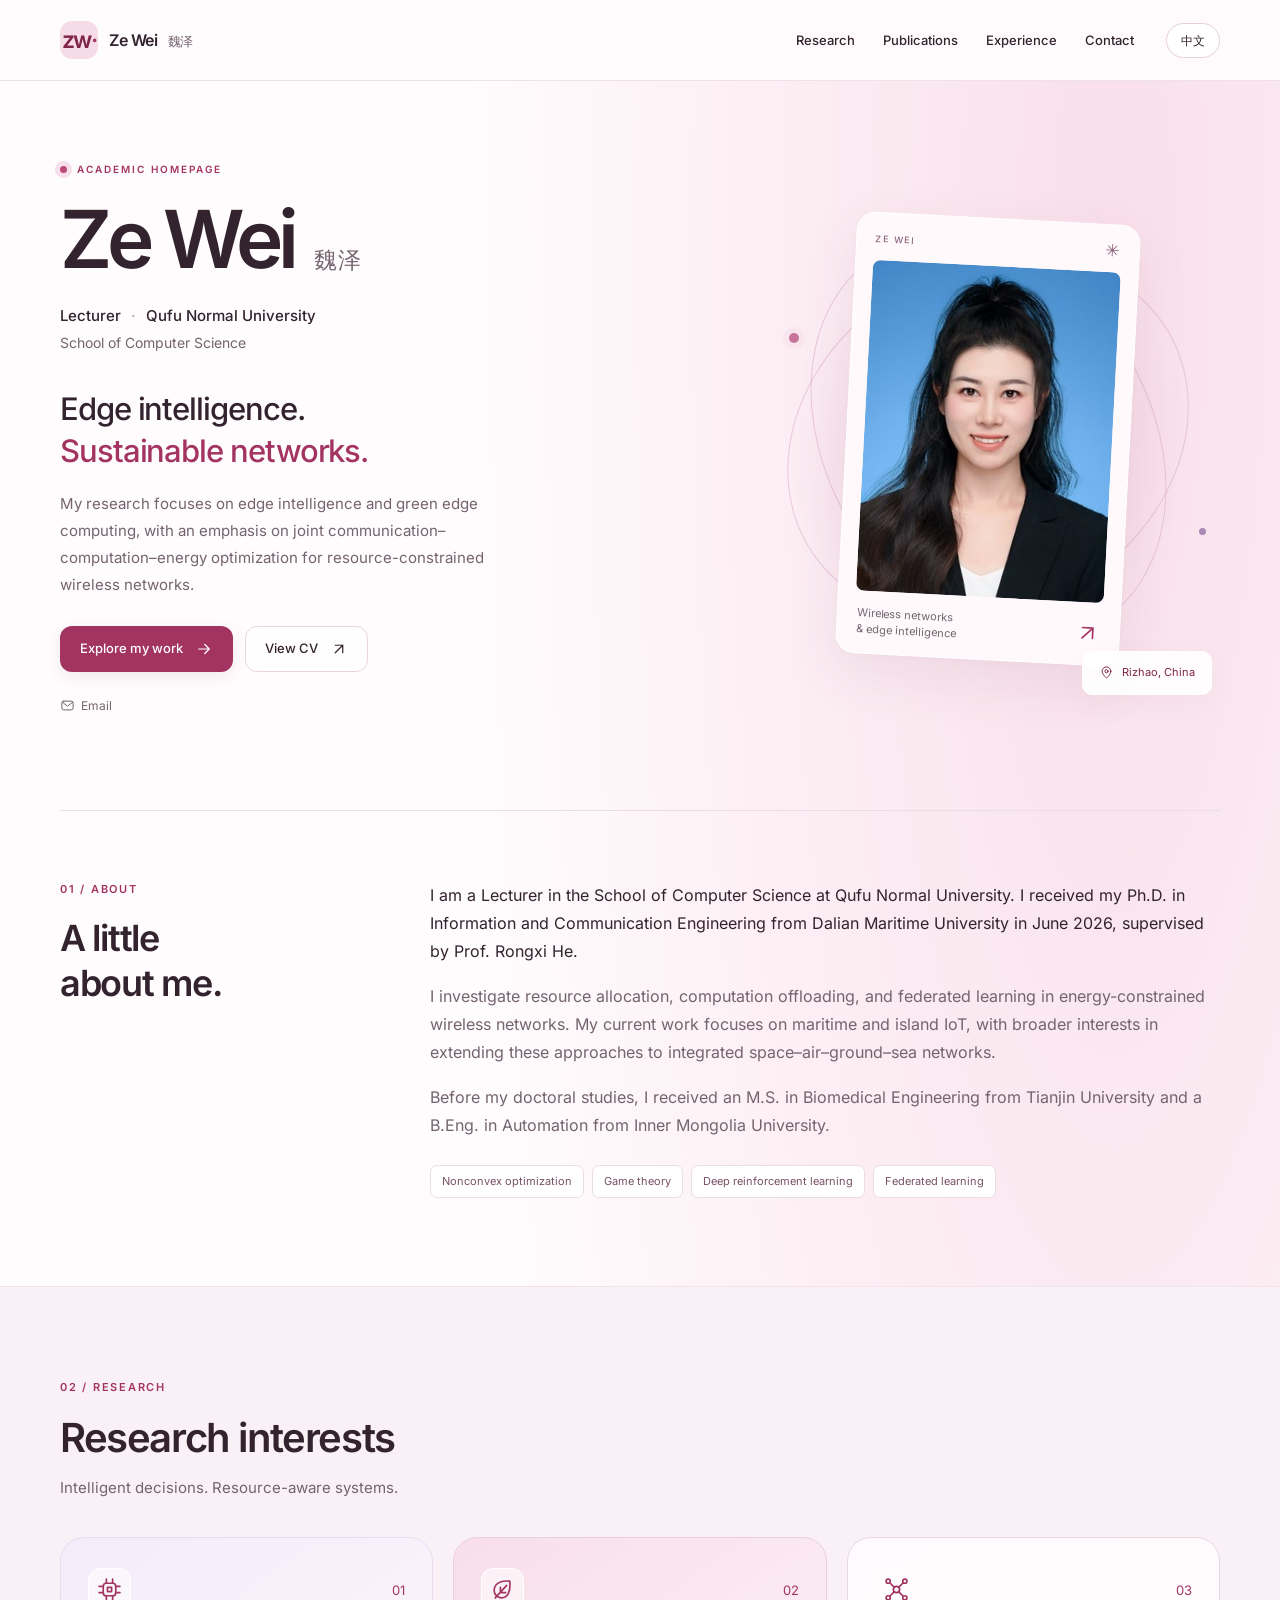
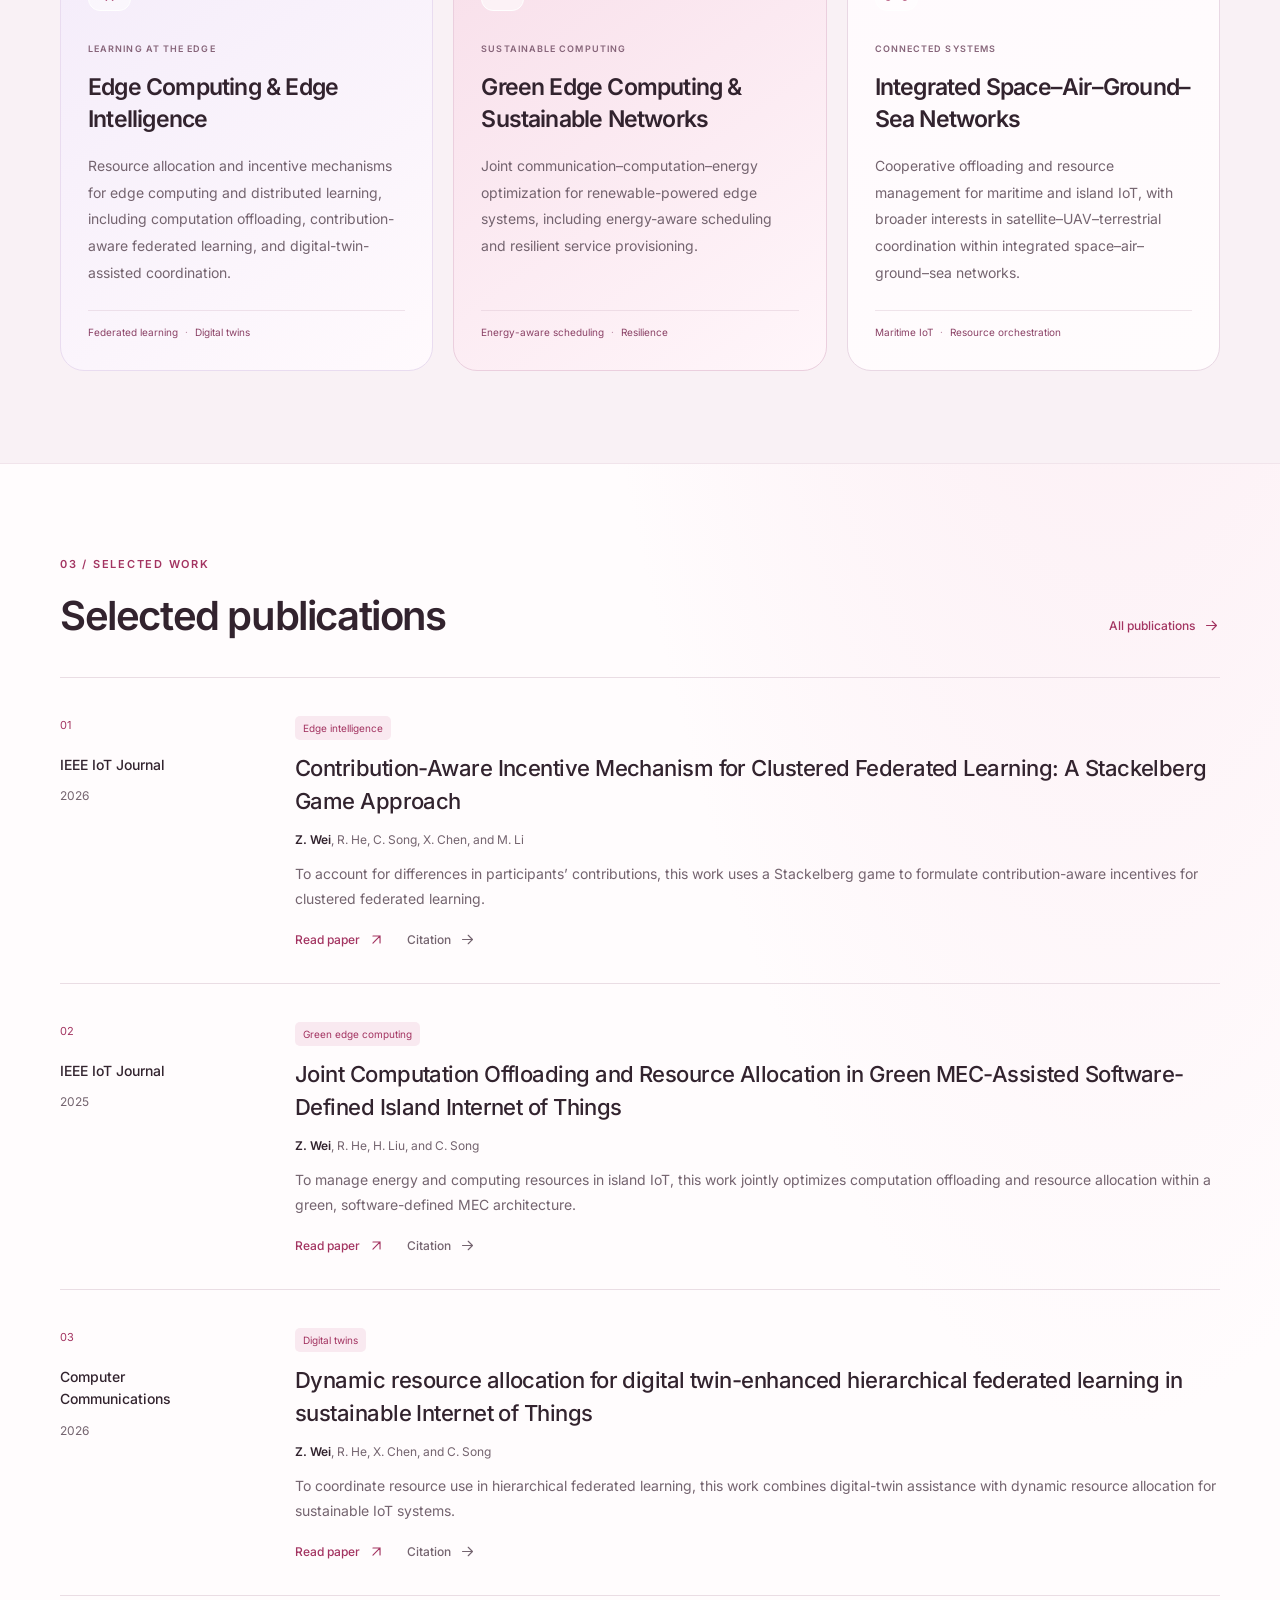
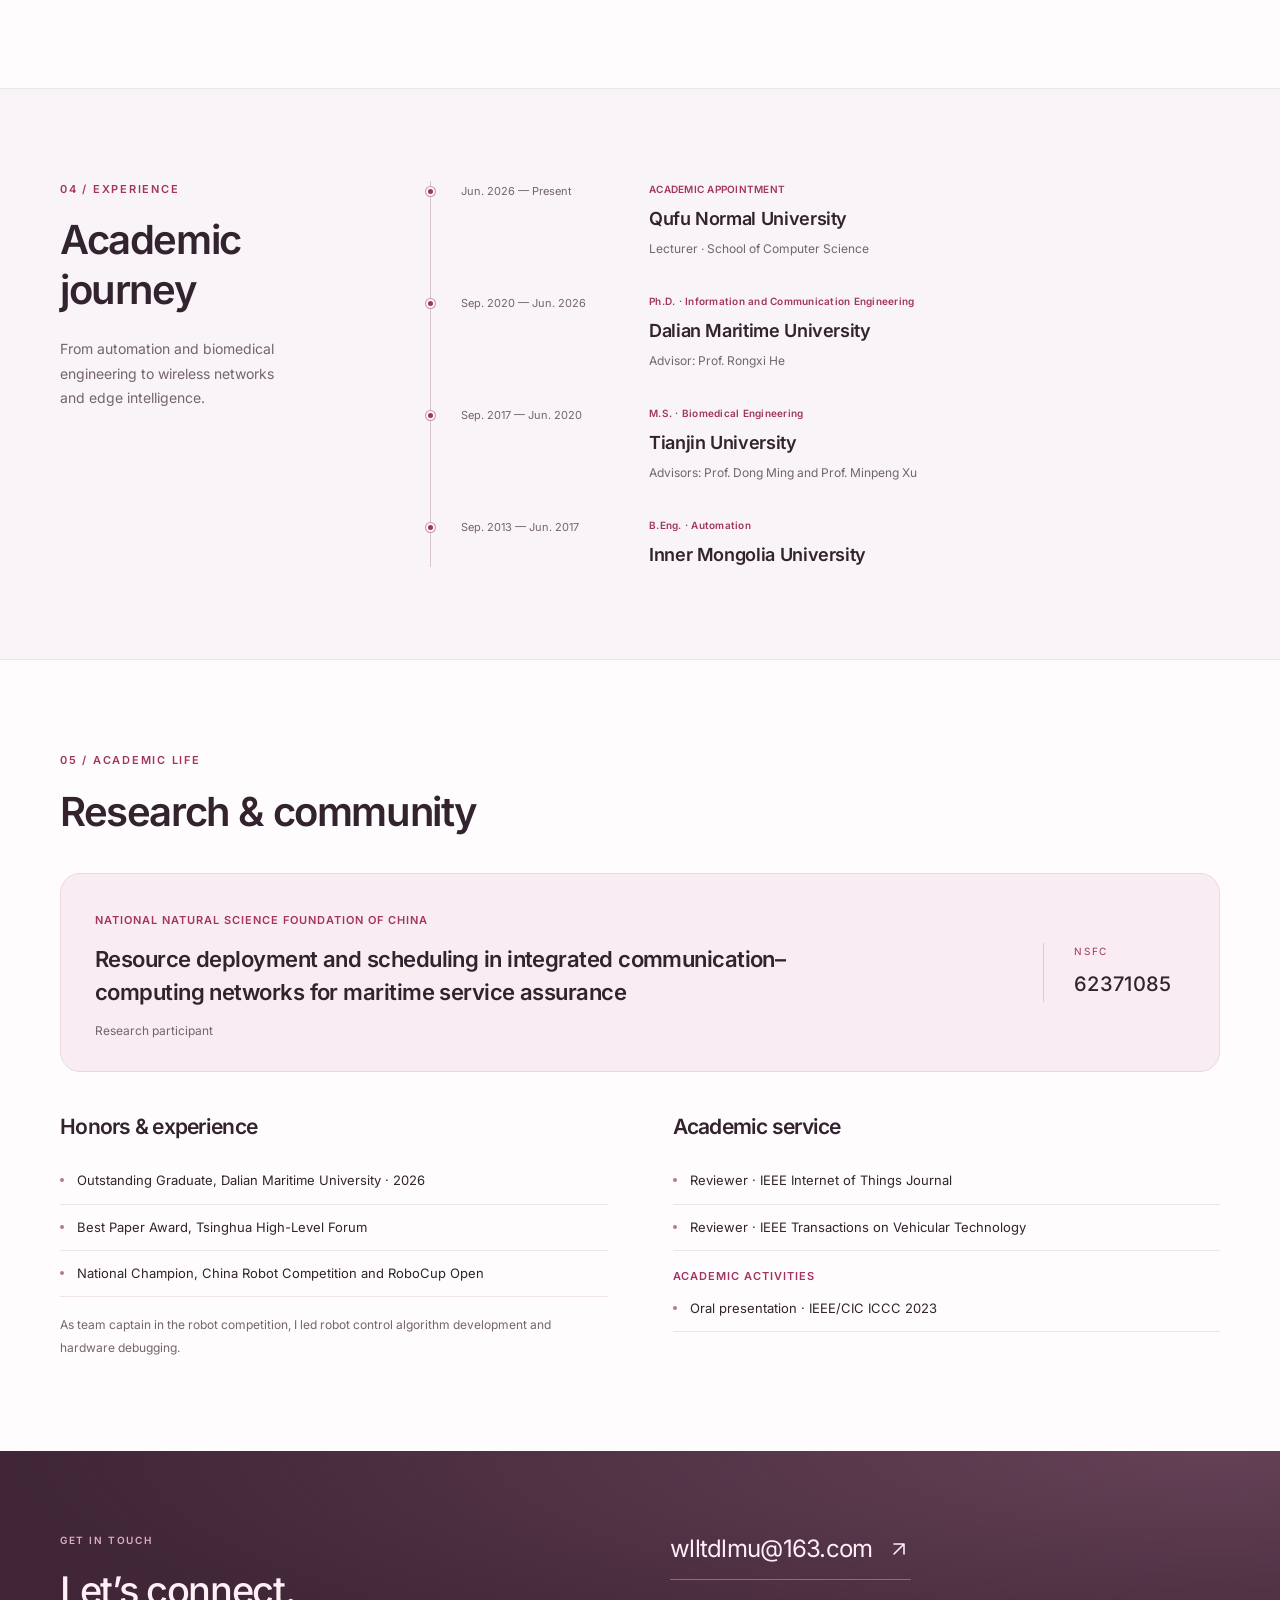
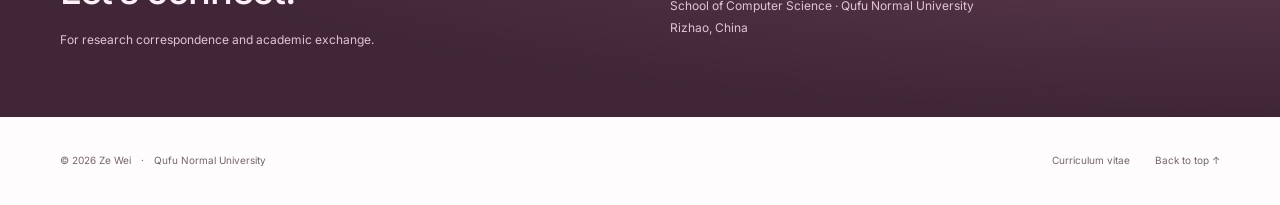
<file: index.html>
<!doctype html>
<html lang="en"><head><meta charset="utf-8"><meta name="viewport" content="width=device-width, initial-scale=1"><meta name="theme-color" content="#a33461"><title>Ze Wei | Edge Intelligence &amp; Sustainable Networks</title><meta name="description" content="My research focuses on edge intelligence and green edge computing, with an emphasis on joint communication–computation–energy optimization for resource-constrained wireless networks."><meta property="og:type" content="website"><meta property="og:title" content="Ze Wei | Edge Intelligence &amp; Sustainable Networks"><meta property="og:description" content="My research focuses on edge intelligence and green edge computing, with an emphasis on joint communication–computation–energy optimization for resource-constrained wireless networks."><meta property="og:locale" content="en_US"><link rel="icon" href="assets/favicon.svg" type="image/svg+xml"><link rel="alternate" hreflang="zh-CN" href="zh/index.html"><link rel="stylesheet" href="style.css"><script src="site.js" defer></script><noscript><style>@media(max-width:800px){.mobile-nav[hidden]{display:block!important}}.menu-button,.copy-citation,.print-button{display:none!important}</style></noscript></head>
<body id="top" class="page-index"><a class="skip-link" href="#main">Skip to content</a>
<header class="site-header"><div class="shell header-inner">
<a class="brand" href="index.html" aria-label="Ze Wei home"><span class="monogram" aria-hidden="true">zw<span>·</span></span><span>Ze Wei <span class="brand-cn">魏泽</span></span></a>
<nav class="desktop-nav" aria-label="Main navigation"><a href="index.html#research">Research</a><a href="publications.html">Publications</a><a href="index.html#experience">Experience</a><a href="index.html#contact">Contact</a></nav>
<div class="header-actions"><a class="language-link" href="zh/index.html" lang="zh-CN" hreflang="zh-CN">中文</a><button class="menu-button" id="menuButton" type="button" aria-expanded="false" aria-controls="mobileNav" aria-label="Open navigation"><svg class="icon" width="24" height="24" viewBox="0 0 24 24" fill="none" stroke="currentColor" stroke-width="1.6" stroke-linecap="round" stroke-linejoin="round" aria-hidden="true"><path d="M4 7h16M4 12h16M4 17h16"/></svg></button></div>
</div><nav class="mobile-nav shell" id="mobileNav" hidden aria-label="Mobile navigation"><a href="index.html#research">Research</a><a href="publications.html">Publications</a><a href="index.html#experience">Experience</a><a href="index.html#contact">Contact</a></nav></header><main id="main"><section class="hero shell" aria-labelledby="hero-name"><div class="hero-copy"><p class="eyebrow hero-eyebrow"><span class="rose-dot" aria-hidden="true"></span>ACADEMIC HOMEPAGE</p><h1 id="hero-name">Ze Wei<span class="name-secondary">魏泽</span></h1><p class="hero-role">Lecturer <span>·</span> Qufu Normal University</p><p class="hero-school">School of Computer Science</p><h2 class="hero-statement">Edge intelligence.<br><em>Sustainable networks.</em></h2><p class="hero-intro">My research focuses on edge intelligence and green edge computing, with an emphasis on joint communication–computation–energy optimization for resource-constrained wireless networks.</p><div class="hero-buttons"><a class="button button-primary" href="#publications">Explore my work<svg class="icon" width="24" height="24" viewBox="0 0 24 24" fill="none" stroke="currentColor" stroke-width="1.6" stroke-linecap="round" stroke-linejoin="round" aria-hidden="true"><path d="M5 12h14m-6-6 6 6-6 6"/></svg></a><a class="button button-light" href="cv.html">View CV<svg class="icon" width="24" height="24" viewBox="0 0 24 24" fill="none" stroke="currentColor" stroke-width="1.6" stroke-linecap="round" stroke-linejoin="round" aria-hidden="true"><path d="M7 17 17 7M7 7h10v10"/></svg></a></div><div class="profile-links"><a href="mailto:wlltdlmu@163.com"><svg class="icon" width="24" height="24" viewBox="0 0 24 24" fill="none" stroke="currentColor" stroke-width="1.6" stroke-linecap="round" stroke-linejoin="round" aria-hidden="true"><rect x="3" y="5" width="18" height="14" rx="3"/><path d="m4 7 8 6 8-6"/></svg>Email</a></div></div><div class="portrait-stage"><div class="portrait-orbit orbit-one" aria-hidden="true"></div><div class="portrait-orbit orbit-two" aria-hidden="true"></div><span class="orbit-dot dot-one" aria-hidden="true"></span><span class="orbit-dot dot-two" aria-hidden="true"></span><div class="portrait-card"><div class="portrait-topline"><span>ZE WEI</span><span aria-hidden="true">✳</span></div><img src="assets/profile.jpg" alt="Portrait of Ze Wei" width="275" height="367" fetchpriority="high"><div class="portrait-caption"><span>Wireless networks<br>& edge intelligence</span><svg class="icon" width="24" height="24" viewBox="0 0 24 24" fill="none" stroke="currentColor" stroke-width="1.6" stroke-linecap="round" stroke-linejoin="round" aria-hidden="true"><path d="M7 17 17 7M7 7h10v10"/></svg></div></div><div class="portrait-note"><svg class="icon" width="24" height="24" viewBox="0 0 24 24" fill="none" stroke="currentColor" stroke-width="1.6" stroke-linecap="round" stroke-linejoin="round" aria-hidden="true"><path d="M19 10c0 5-7 11-7 11S5 15 5 10a7 7 0 0 1 14 0Z"/><circle cx="12" cy="10" r="2.5"/></svg><span>Rizhao, China</span></div></div></section>
<section id="about" class="about-section shell section"><div><p class="eyebrow">01 / ABOUT</p><h2>A little<br>about me.</h2></div><div class="about-copy"><p>I am a Lecturer in the School of Computer Science at Qufu Normal University. I received my Ph.D. in Information and Communication Engineering from Dalian Maritime University in June 2026, supervised by Prof. Rongxi He.</p><p>I investigate resource allocation, computation offloading, and federated learning in energy-constrained wireless networks. My current work focuses on maritime and island IoT, with broader interests in extending these approaches to integrated space–air–ground–sea networks.</p><p>Before my doctoral studies, I received an M.S. in Biomedical Engineering from Tianjin University and a B.Eng. in Automation from Inner Mongolia University.</p><div class="method-chips" aria-label="Research methods"><span>Nonconvex optimization</span><span>Game theory</span><span>Deep reinforcement learning</span><span>Federated learning</span></div></div></section>
<section id="research" class="research-section section"><div class="shell"><div class="section-heading"><div><p class="eyebrow">02 / RESEARCH</p><h2>Research interests</h2><p class=section-note>Intelligent decisions. Resource-aware systems.</p></div></div><div class="research-grid"><article class="research-card research-1"><div class="research-top"><span class="research-icon"><svg class="icon" width="24" height="24" viewBox="0 0 24 24" fill="none" stroke="currentColor" stroke-width="1.6" stroke-linecap="round" stroke-linejoin="round" aria-hidden="true"><rect x="6" y="6" width="12" height="12" rx="3"/><path d="M9 2v4m6-4v4M9 18v4m6-4v4M2 9h4m-4 6h4m12-6h4m-4 6h4"/><path d="M10 10h4v4h-4z"/></svg></span><span class="small-index">01</span></div><p class="eyebrow">LEARNING AT THE EDGE</p><h3>Edge Computing &amp; Edge Intelligence</h3><p class="research-text">Resource allocation and incentive mechanisms for edge computing and distributed learning, including computation offloading, contribution-aware federated learning, and digital-twin-assisted coordination.</p><div class="research-tags"><span>Federated learning</span><span>Digital twins</span></div></article><article class="research-card research-2"><div class="research-top"><span class="research-icon"><svg class="icon" width="24" height="24" viewBox="0 0 24 24" fill="none" stroke="currentColor" stroke-width="1.6" stroke-linecap="round" stroke-linejoin="round" aria-hidden="true"><path d="M19 4C9 3 4 7 4 13a7 7 0 0 0 7 7c6 0 9-6 8-16Z"/><path d="M5 20 16 8m-6 7h5m-5 0v-5"/></svg></span><span class="small-index">02</span></div><p class="eyebrow">SUSTAINABLE COMPUTING</p><h3>Green Edge Computing &amp; Sustainable Networks</h3><p class="research-text">Joint communication–computation–energy optimization for renewable-powered edge systems, including energy-aware scheduling and resilient service provisioning.</p><div class="research-tags"><span>Energy-aware scheduling</span><span>Resilience</span></div></article><article class="research-card research-3"><div class="research-top"><span class="research-icon"><svg class="icon" width="24" height="24" viewBox="0 0 24 24" fill="none" stroke="currentColor" stroke-width="1.6" stroke-linecap="round" stroke-linejoin="round" aria-hidden="true"><circle cx="12" cy="12" r="3"/><circle cx="4" cy="4" r="2"/><circle cx="20" cy="4" r="2"/><circle cx="4" cy="20" r="2"/><circle cx="20" cy="20" r="2"/><path d="m6 6 4 4m4 0 4-4M6 18l4-4m4 0 4 4"/></svg></span><span class="small-index">03</span></div><p class="eyebrow">CONNECTED SYSTEMS</p><h3>Integrated Space–Air–Ground–Sea Networks</h3><p class="research-text">Cooperative offloading and resource management for maritime and island IoT, with broader interests in satellite–UAV–terrestrial coordination within integrated space–air–ground–sea networks.</p><div class="research-tags"><span>Maritime IoT</span><span>Resource orchestration</span></div></article></div></div></section>
<section id="publications" class="section shell"><div class="section-heading"><div><p class="eyebrow">03 / SELECTED WORK</p><h2>Selected publications</h2></div><a class="text-link" href="publications.html">All publications<svg class="icon" width="24" height="24" viewBox="0 0 24 24" fill="none" stroke="currentColor" stroke-width="1.6" stroke-linecap="round" stroke-linejoin="round" aria-hidden="true"><path d="M5 12h14m-6-6 6 6-6 6"/></svg></a></div><div class="selected-list"><article class="selected-paper"><div class="paper-side"><span class="small-index">01</span><span class="venue-name">IEEE IoT Journal</span><span class="paper-year">2026</span></div><div class="paper-main"><span class="topic-label">Edge intelligence</span><h3><a href="publications.html#paper-incentive">Contribution-Aware Incentive Mechanism for Clustered Federated Learning: A Stackelberg Game Approach</a></h3><p class="authors"><strong>Z. Wei</strong>, R. He, C. Song, X. Chen, and M. Li</p><p class="paper-summary">To account for differences in participants’ contributions, this work uses a Stackelberg game to formulate contribution-aware incentives for clustered federated learning.</p><div class="selected-links"><a class="text-link" href="https://doi.org/10.1109/JIOT.2025.3635589" target="_blank" rel="noopener noreferrer">Read paper<svg class="icon" width="24" height="24" viewBox="0 0 24 24" fill="none" stroke="currentColor" stroke-width="1.6" stroke-linecap="round" stroke-linejoin="round" aria-hidden="true"><path d="M7 17 17 7M7 7h10v10"/></svg></a><a class="quiet-link" href="publications.html#paper-incentive">Citation <svg class="icon" width="24" height="24" viewBox="0 0 24 24" fill="none" stroke="currentColor" stroke-width="1.6" stroke-linecap="round" stroke-linejoin="round" aria-hidden="true"><path d="M5 12h14m-6-6 6 6-6 6"/></svg></a></div></div></article><article class="selected-paper"><div class="paper-side"><span class="small-index">02</span><span class="venue-name">IEEE IoT Journal</span><span class="paper-year">2025</span></div><div class="paper-main"><span class="topic-label">Green edge computing</span><h3><a href="publications.html#paper-island">Joint Computation Offloading and Resource Allocation in Green MEC-Assisted Software-Defined Island Internet of Things</a></h3><p class="authors"><strong>Z. Wei</strong>, R. He, H. Liu, and C. Song</p><p class="paper-summary">To manage energy and computing resources in island IoT, this work jointly optimizes computation offloading and resource allocation within a green, software-defined MEC architecture.</p><div class="selected-links"><a class="text-link" href="https://doi.org/10.1109/JIOT.2024.3459098" target="_blank" rel="noopener noreferrer">Read paper<svg class="icon" width="24" height="24" viewBox="0 0 24 24" fill="none" stroke="currentColor" stroke-width="1.6" stroke-linecap="round" stroke-linejoin="round" aria-hidden="true"><path d="M7 17 17 7M7 7h10v10"/></svg></a><a class="quiet-link" href="publications.html#paper-island">Citation <svg class="icon" width="24" height="24" viewBox="0 0 24 24" fill="none" stroke="currentColor" stroke-width="1.6" stroke-linecap="round" stroke-linejoin="round" aria-hidden="true"><path d="M5 12h14m-6-6 6 6-6 6"/></svg></a></div></div></article><article class="selected-paper"><div class="paper-side"><span class="small-index">03</span><span class="venue-name">Computer Communications</span><span class="paper-year">2026</span></div><div class="paper-main"><span class="topic-label">Digital twins</span><h3><a href="publications.html#paper-twin">Dynamic resource allocation for digital twin-enhanced hierarchical federated learning in sustainable Internet of Things</a></h3><p class="authors"><strong>Z. Wei</strong>, R. He, X. Chen, and C. Song</p><p class="paper-summary">To coordinate resource use in hierarchical federated learning, this work combines digital-twin assistance with dynamic resource allocation for sustainable IoT systems.</p><div class="selected-links"><a class="text-link" href="https://doi.org/10.1016/j.comcom.2025.108410" target="_blank" rel="noopener noreferrer">Read paper<svg class="icon" width="24" height="24" viewBox="0 0 24 24" fill="none" stroke="currentColor" stroke-width="1.6" stroke-linecap="round" stroke-linejoin="round" aria-hidden="true"><path d="M7 17 17 7M7 7h10v10"/></svg></a><a class="quiet-link" href="publications.html#paper-twin">Citation <svg class="icon" width="24" height="24" viewBox="0 0 24 24" fill="none" stroke="currentColor" stroke-width="1.6" stroke-linecap="round" stroke-linejoin="round" aria-hidden="true"><path d="M5 12h14m-6-6 6 6-6 6"/></svg></a></div></div></article></div></section>
<section id="experience" class="section experience-section"><div class="shell experience-grid"><div><p class="eyebrow">04 / EXPERIENCE</p><h2>Academic<br>journey</h2><p class="experience-intro">From automation and biomedical engineering to wireless networks and edge intelligence.</p></div><div class="timeline"><div class="timeline-item"><div class="timeline-date">Jun. 2026 — Present</div><div><span class="mini-label">ACADEMIC APPOINTMENT</span><h3>Qufu Normal University</h3><p>Lecturer · School of Computer Science</p></div></div><div class="timeline-item"><div class="timeline-date">Sep. 2020 — Jun. 2026</div><div><span class="mini-label">Ph.D. · Information and Communication Engineering</span><h3>Dalian Maritime University</h3><p>Advisor: Prof. Rongxi He</p></div></div><div class="timeline-item"><div class="timeline-date">Sep. 2017 — Jun. 2020</div><div><span class="mini-label">M.S. · Biomedical Engineering</span><h3>Tianjin University</h3><p>Advisors: Prof. Dong Ming and Prof. Minpeng Xu</p></div></div><div class="timeline-item"><div class="timeline-date">Sep. 2013 — Jun. 2017</div><div><span class="mini-label">B.Eng. · Automation</span><h3>Inner Mongolia University</h3></div></div></div></div></section>
<section id="activities" class="section shell"><div class="section-heading"><div><p class="eyebrow">05 / ACADEMIC LIFE</p><h2>Research & community</h2></div></div><article class="project-card"><div><span class="mini-label">National Natural Science Foundation of China</span><h3>Resource deployment and scheduling in integrated communication–computing networks for maritime service assurance</h3><p>Research participant</p></div><div class="grant-number"><span>NSFC</span><strong>62371085</strong></div></article><div class="activity-grid"><article><h3>Honors & experience</h3><ul class="clean-list"><li>Outstanding Graduate, Dalian Maritime University · 2026</li><li>Best Paper Award, Tsinghua High-Level Forum</li><li>National Champion, China Robot Competition and RoboCup Open</li></ul><p class="subtle-note">As team captain in the robot competition, I led robot control algorithm development and hardware debugging.</p></article><article><h3>Academic service</h3><ul class="clean-list"><li>Reviewer · IEEE Internet of Things Journal</li><li>Reviewer · IEEE Transactions on Vehicular Technology</li></ul><div class="subtle-note"><p class="mini-label">Academic activities</p><ul class="clean-list"><li>Oral presentation · IEEE/CIC ICCC 2023</li></ul></div></article></div></section>
<section id="contact" class="contact-section"><div class="shell contact-inner"><div><p class="eyebrow">GET IN TOUCH</p><h2>Let’s connect.</h2><p>For research correspondence and academic exchange.</p></div><div class="contact-details"><a class="contact-email" href="mailto:wlltdlmu@163.com">wlltdlmu@163.com<svg class="icon" width="24" height="24" viewBox="0 0 24 24" fill="none" stroke="currentColor" stroke-width="1.6" stroke-linecap="round" stroke-linejoin="round" aria-hidden="true"><path d="M7 17 17 7M7 7h10v10"/></svg></a><p>School of Computer Science · Qufu Normal University<br>Rizhao, China</p></div></div></section></main><footer class="site-footer shell"><p>© 2026 Ze Wei<span class="footer-dot">·</span>Qufu Normal University</p><div><a href="cv.html">Curriculum vitae</a><a href="#top">Back to top ↑</a></div></footer></body></html>
</file>
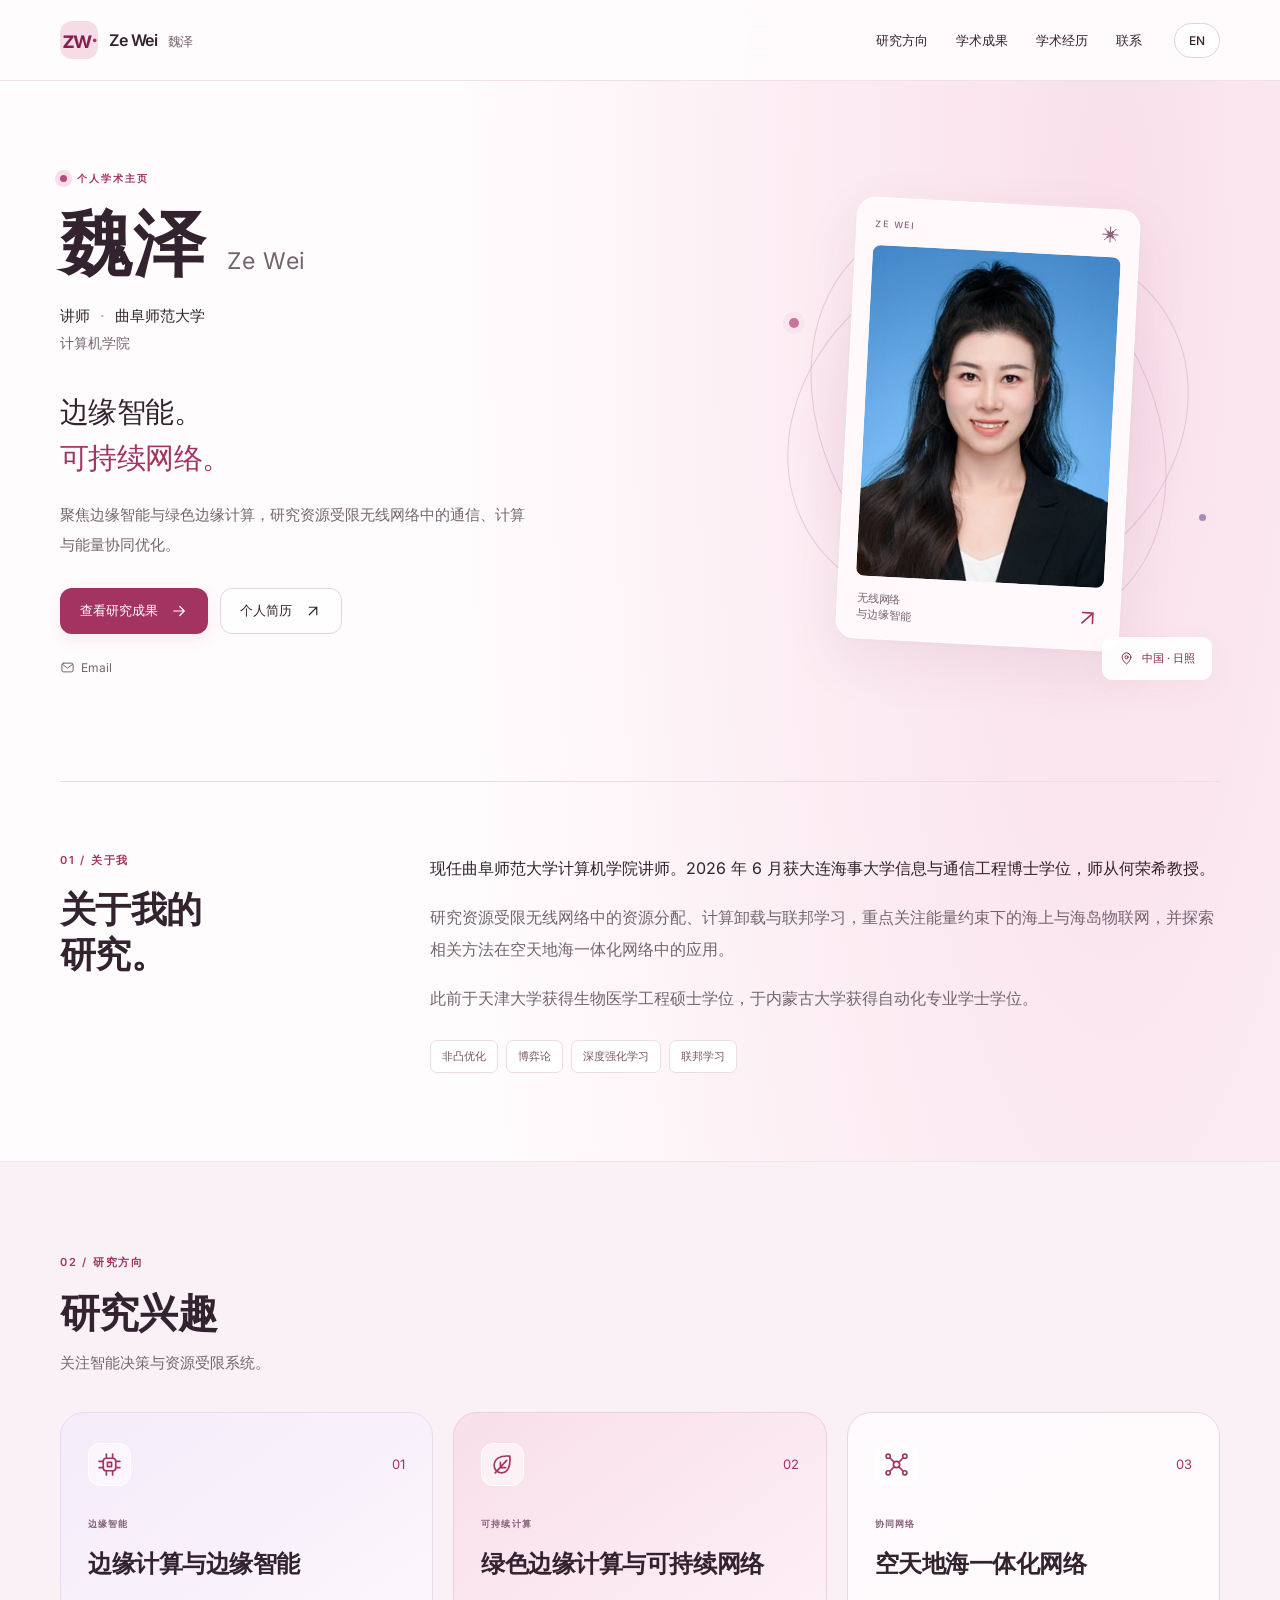
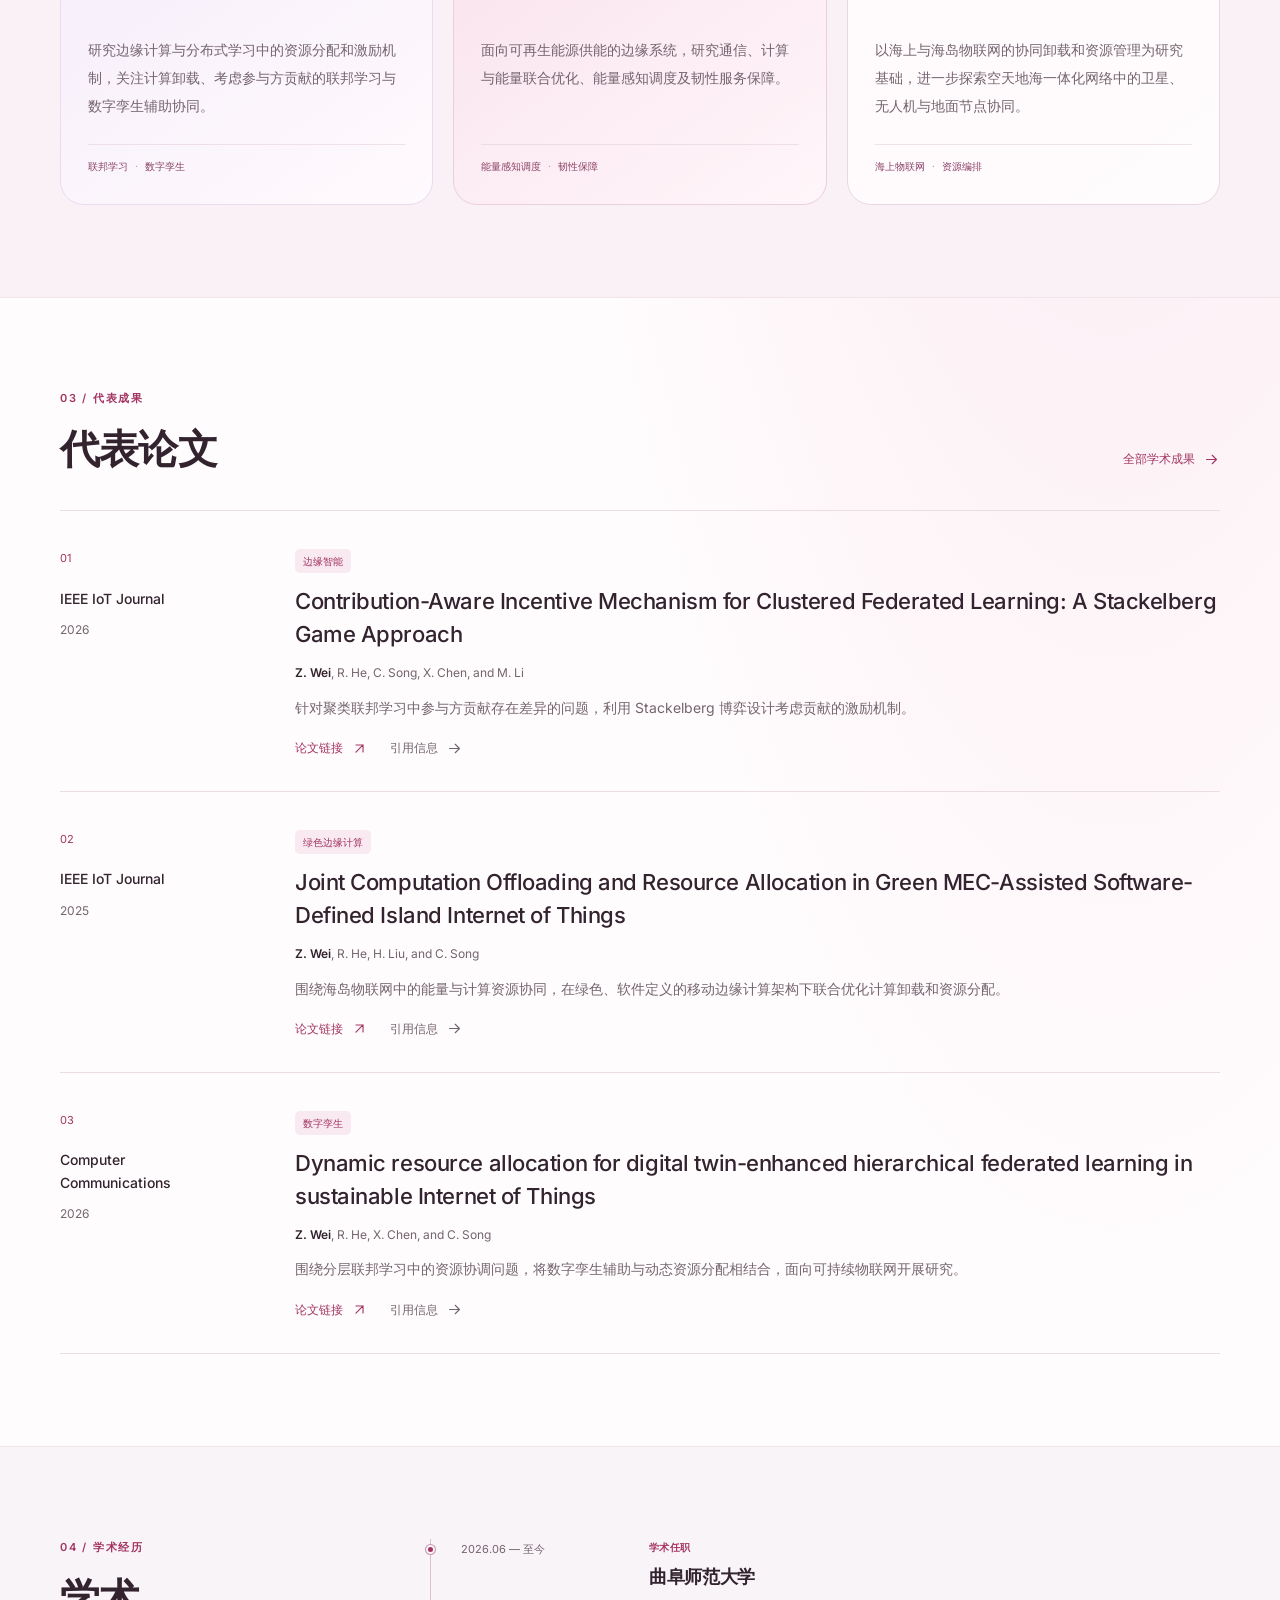
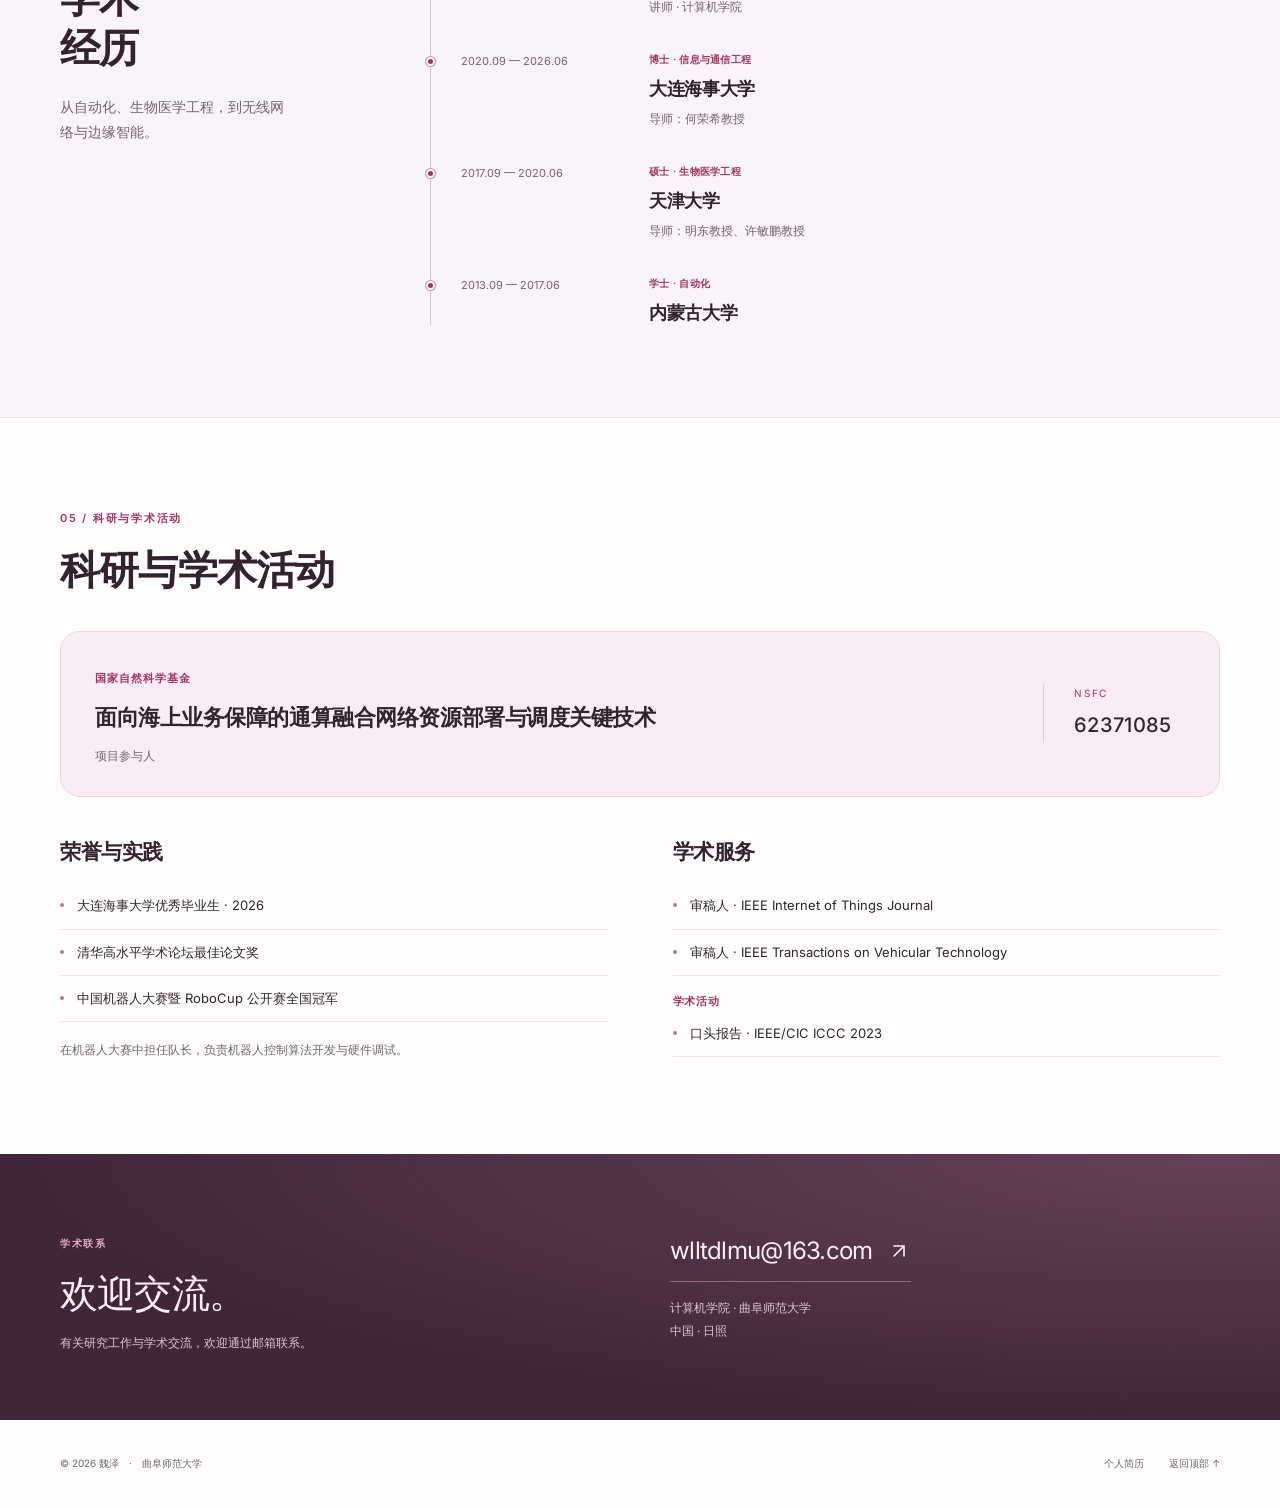
<file: zh/index.html>
<!doctype html>
<html lang="zh-CN"><head><meta charset="utf-8"><meta name="viewport" content="width=device-width, initial-scale=1"><meta name="theme-color" content="#a33461"><title>魏泽 | 边缘智能与可持续网络</title><meta name="description" content="聚焦边缘智能与绿色边缘计算，研究资源受限无线网络中的通信、计算与能量协同优化。"><meta property="og:type" content="website"><meta property="og:title" content="魏泽 | 边缘智能与可持续网络"><meta property="og:description" content="聚焦边缘智能与绿色边缘计算，研究资源受限无线网络中的通信、计算与能量协同优化。"><meta property="og:locale" content="zh_CN"><link rel="icon" href="../assets/favicon.svg" type="image/svg+xml"><link rel="alternate" hreflang="en" href="../index.html"><link rel="stylesheet" href="../style.css"><script src="../site.js" defer></script><noscript><style>@media(max-width:800px){.mobile-nav[hidden]{display:block!important}}.menu-button,.copy-citation,.print-button{display:none!important}</style></noscript></head>
<body id="top" class="page-index"><a class="skip-link" href="#main">跳至正文</a>
<header class="site-header"><div class="shell header-inner">
<a class="brand" href="index.html" aria-label="魏泽的学术主页"><span class="monogram" aria-hidden="true">zw<span>·</span></span><span>Ze Wei <span class="brand-cn">魏泽</span></span></a>
<nav class="desktop-nav" aria-label="主导航"><a href="index.html#research">研究方向</a><a href="publications.html">学术成果</a><a href="index.html#experience">学术经历</a><a href="index.html#contact">联系</a></nav>
<div class="header-actions"><a class="language-link" href="../index.html" lang="en" hreflang="en">EN</a><button class="menu-button" id="menuButton" type="button" aria-expanded="false" aria-controls="mobileNav" aria-label="打开导航"><svg class="icon" width="24" height="24" viewBox="0 0 24 24" fill="none" stroke="currentColor" stroke-width="1.6" stroke-linecap="round" stroke-linejoin="round" aria-hidden="true"><path d="M4 7h16M4 12h16M4 17h16"/></svg></button></div>
</div><nav class="mobile-nav shell" id="mobileNav" hidden aria-label="移动导航"><a href="index.html#research">研究方向</a><a href="publications.html">学术成果</a><a href="index.html#experience">学术经历</a><a href="index.html#contact">联系</a></nav></header><main id="main"><section class="hero shell" aria-labelledby="hero-name"><div class="hero-copy"><p class="eyebrow hero-eyebrow"><span class="rose-dot" aria-hidden="true"></span>个人学术主页</p><h1 id="hero-name">魏泽<span class="name-secondary">Ze Wei</span></h1><p class="hero-role">讲师 <span>·</span> 曲阜师范大学</p><p class="hero-school">计算机学院</p><h2 class="hero-statement">边缘智能。<br><em>可持续网络。</em></h2><p class="hero-intro">聚焦边缘智能与绿色边缘计算，研究资源受限无线网络中的通信、计算与能量协同优化。</p><div class="hero-buttons"><a class="button button-primary" href="#publications">查看研究成果<svg class="icon" width="24" height="24" viewBox="0 0 24 24" fill="none" stroke="currentColor" stroke-width="1.6" stroke-linecap="round" stroke-linejoin="round" aria-hidden="true"><path d="M5 12h14m-6-6 6 6-6 6"/></svg></a><a class="button button-light" href="cv.html">个人简历<svg class="icon" width="24" height="24" viewBox="0 0 24 24" fill="none" stroke="currentColor" stroke-width="1.6" stroke-linecap="round" stroke-linejoin="round" aria-hidden="true"><path d="M7 17 17 7M7 7h10v10"/></svg></a></div><div class="profile-links"><a href="mailto:wlltdlmu@163.com"><svg class="icon" width="24" height="24" viewBox="0 0 24 24" fill="none" stroke="currentColor" stroke-width="1.6" stroke-linecap="round" stroke-linejoin="round" aria-hidden="true"><rect x="3" y="5" width="18" height="14" rx="3"/><path d="m4 7 8 6 8-6"/></svg>Email</a></div></div><div class="portrait-stage"><div class="portrait-orbit orbit-one" aria-hidden="true"></div><div class="portrait-orbit orbit-two" aria-hidden="true"></div><span class="orbit-dot dot-one" aria-hidden="true"></span><span class="orbit-dot dot-two" aria-hidden="true"></span><div class="portrait-card"><div class="portrait-topline"><span>ZE WEI</span><span aria-hidden="true">✳</span></div><img src="../assets/profile.jpg" alt="魏泽的个人照片" width="275" height="367" fetchpriority="high"><div class="portrait-caption"><span>无线网络<br>与边缘智能</span><svg class="icon" width="24" height="24" viewBox="0 0 24 24" fill="none" stroke="currentColor" stroke-width="1.6" stroke-linecap="round" stroke-linejoin="round" aria-hidden="true"><path d="M7 17 17 7M7 7h10v10"/></svg></div></div><div class="portrait-note"><svg class="icon" width="24" height="24" viewBox="0 0 24 24" fill="none" stroke="currentColor" stroke-width="1.6" stroke-linecap="round" stroke-linejoin="round" aria-hidden="true"><path d="M19 10c0 5-7 11-7 11S5 15 5 10a7 7 0 0 1 14 0Z"/><circle cx="12" cy="10" r="2.5"/></svg><span>中国 · 日照</span></div></div></section>
<section id="about" class="about-section shell section"><div><p class="eyebrow">01 / 关于我</p><h2>关于我的<br>研究。</h2></div><div class="about-copy"><p>现任曲阜师范大学计算机学院讲师。2026 年 6 月获大连海事大学信息与通信工程博士学位，师从何荣希教授。</p><p>研究资源受限无线网络中的资源分配、计算卸载与联邦学习，重点关注能量约束下的海上与海岛物联网，并探索相关方法在空天地海一体化网络中的应用。</p><p>此前于天津大学获得生物医学工程硕士学位，于内蒙古大学获得自动化专业学士学位。</p><div class="method-chips" aria-label="研究方法"><span>非凸优化</span><span>博弈论</span><span>深度强化学习</span><span>联邦学习</span></div></div></section>
<section id="research" class="research-section section"><div class="shell"><div class="section-heading"><div><p class="eyebrow">02 / 研究方向</p><h2>研究兴趣</h2><p class=section-note>关注智能决策与资源受限系统。</p></div></div><div class="research-grid"><article class="research-card research-1"><div class="research-top"><span class="research-icon"><svg class="icon" width="24" height="24" viewBox="0 0 24 24" fill="none" stroke="currentColor" stroke-width="1.6" stroke-linecap="round" stroke-linejoin="round" aria-hidden="true"><rect x="6" y="6" width="12" height="12" rx="3"/><path d="M9 2v4m6-4v4M9 18v4m6-4v4M2 9h4m-4 6h4m12-6h4m-4 6h4"/><path d="M10 10h4v4h-4z"/></svg></span><span class="small-index">01</span></div><p class="eyebrow">边缘智能</p><h3>边缘计算与边缘智能</h3><p class="research-text">研究边缘计算与分布式学习中的资源分配和激励机制，关注计算卸载、考虑参与方贡献的联邦学习与数字孪生辅助协同。</p><div class="research-tags"><span>联邦学习</span><span>数字孪生</span></div></article><article class="research-card research-2"><div class="research-top"><span class="research-icon"><svg class="icon" width="24" height="24" viewBox="0 0 24 24" fill="none" stroke="currentColor" stroke-width="1.6" stroke-linecap="round" stroke-linejoin="round" aria-hidden="true"><path d="M19 4C9 3 4 7 4 13a7 7 0 0 0 7 7c6 0 9-6 8-16Z"/><path d="M5 20 16 8m-6 7h5m-5 0v-5"/></svg></span><span class="small-index">02</span></div><p class="eyebrow">可持续计算</p><h3>绿色边缘计算与可持续网络</h3><p class="research-text">面向可再生能源供能的边缘系统，研究通信、计算与能量联合优化、能量感知调度及韧性服务保障。</p><div class="research-tags"><span>能量感知调度</span><span>韧性保障</span></div></article><article class="research-card research-3"><div class="research-top"><span class="research-icon"><svg class="icon" width="24" height="24" viewBox="0 0 24 24" fill="none" stroke="currentColor" stroke-width="1.6" stroke-linecap="round" stroke-linejoin="round" aria-hidden="true"><circle cx="12" cy="12" r="3"/><circle cx="4" cy="4" r="2"/><circle cx="20" cy="4" r="2"/><circle cx="4" cy="20" r="2"/><circle cx="20" cy="20" r="2"/><path d="m6 6 4 4m4 0 4-4M6 18l4-4m4 0 4 4"/></svg></span><span class="small-index">03</span></div><p class="eyebrow">协同网络</p><h3>空天地海一体化网络</h3><p class="research-text">以海上与海岛物联网的协同卸载和资源管理为研究基础，进一步探索空天地海一体化网络中的卫星、无人机与地面节点协同。</p><div class="research-tags"><span>海上物联网</span><span>资源编排</span></div></article></div></div></section>
<section id="publications" class="section shell"><div class="section-heading"><div><p class="eyebrow">03 / 代表成果</p><h2>代表论文</h2></div><a class="text-link" href="publications.html">全部学术成果<svg class="icon" width="24" height="24" viewBox="0 0 24 24" fill="none" stroke="currentColor" stroke-width="1.6" stroke-linecap="round" stroke-linejoin="round" aria-hidden="true"><path d="M5 12h14m-6-6 6 6-6 6"/></svg></a></div><div class="selected-list"><article class="selected-paper"><div class="paper-side"><span class="small-index">01</span><span class="venue-name">IEEE IoT Journal</span><span class="paper-year">2026</span></div><div class="paper-main"><span class="topic-label">边缘智能</span><h3><a href="publications.html#paper-incentive">Contribution-Aware Incentive Mechanism for Clustered Federated Learning: A Stackelberg Game Approach</a></h3><p class="authors"><strong>Z. Wei</strong>, R. He, C. Song, X. Chen, and M. Li</p><p class="paper-summary">针对聚类联邦学习中参与方贡献存在差异的问题，利用 Stackelberg 博弈设计考虑贡献的激励机制。</p><div class="selected-links"><a class="text-link" href="https://doi.org/10.1109/JIOT.2025.3635589" target="_blank" rel="noopener noreferrer">论文链接<svg class="icon" width="24" height="24" viewBox="0 0 24 24" fill="none" stroke="currentColor" stroke-width="1.6" stroke-linecap="round" stroke-linejoin="round" aria-hidden="true"><path d="M7 17 17 7M7 7h10v10"/></svg></a><a class="quiet-link" href="publications.html#paper-incentive">引用信息 <svg class="icon" width="24" height="24" viewBox="0 0 24 24" fill="none" stroke="currentColor" stroke-width="1.6" stroke-linecap="round" stroke-linejoin="round" aria-hidden="true"><path d="M5 12h14m-6-6 6 6-6 6"/></svg></a></div></div></article><article class="selected-paper"><div class="paper-side"><span class="small-index">02</span><span class="venue-name">IEEE IoT Journal</span><span class="paper-year">2025</span></div><div class="paper-main"><span class="topic-label">绿色边缘计算</span><h3><a href="publications.html#paper-island">Joint Computation Offloading and Resource Allocation in Green MEC-Assisted Software-Defined Island Internet of Things</a></h3><p class="authors"><strong>Z. Wei</strong>, R. He, H. Liu, and C. Song</p><p class="paper-summary">围绕海岛物联网中的能量与计算资源协同，在绿色、软件定义的移动边缘计算架构下联合优化计算卸载和资源分配。</p><div class="selected-links"><a class="text-link" href="https://doi.org/10.1109/JIOT.2024.3459098" target="_blank" rel="noopener noreferrer">论文链接<svg class="icon" width="24" height="24" viewBox="0 0 24 24" fill="none" stroke="currentColor" stroke-width="1.6" stroke-linecap="round" stroke-linejoin="round" aria-hidden="true"><path d="M7 17 17 7M7 7h10v10"/></svg></a><a class="quiet-link" href="publications.html#paper-island">引用信息 <svg class="icon" width="24" height="24" viewBox="0 0 24 24" fill="none" stroke="currentColor" stroke-width="1.6" stroke-linecap="round" stroke-linejoin="round" aria-hidden="true"><path d="M5 12h14m-6-6 6 6-6 6"/></svg></a></div></div></article><article class="selected-paper"><div class="paper-side"><span class="small-index">03</span><span class="venue-name">Computer Communications</span><span class="paper-year">2026</span></div><div class="paper-main"><span class="topic-label">数字孪生</span><h3><a href="publications.html#paper-twin">Dynamic resource allocation for digital twin-enhanced hierarchical federated learning in sustainable Internet of Things</a></h3><p class="authors"><strong>Z. Wei</strong>, R. He, X. Chen, and C. Song</p><p class="paper-summary">围绕分层联邦学习中的资源协调问题，将数字孪生辅助与动态资源分配相结合，面向可持续物联网开展研究。</p><div class="selected-links"><a class="text-link" href="https://doi.org/10.1016/j.comcom.2025.108410" target="_blank" rel="noopener noreferrer">论文链接<svg class="icon" width="24" height="24" viewBox="0 0 24 24" fill="none" stroke="currentColor" stroke-width="1.6" stroke-linecap="round" stroke-linejoin="round" aria-hidden="true"><path d="M7 17 17 7M7 7h10v10"/></svg></a><a class="quiet-link" href="publications.html#paper-twin">引用信息 <svg class="icon" width="24" height="24" viewBox="0 0 24 24" fill="none" stroke="currentColor" stroke-width="1.6" stroke-linecap="round" stroke-linejoin="round" aria-hidden="true"><path d="M5 12h14m-6-6 6 6-6 6"/></svg></a></div></div></article></div></section>
<section id="experience" class="section experience-section"><div class="shell experience-grid"><div><p class="eyebrow">04 / 学术经历</p><h2>学术<br>经历</h2><p class="experience-intro">从自动化、生物医学工程，到无线网络与边缘智能。</p></div><div class="timeline"><div class="timeline-item"><div class="timeline-date">2026.06 — 至今</div><div><span class="mini-label">学术任职</span><h3>曲阜师范大学</h3><p>讲师 · 计算机学院</p></div></div><div class="timeline-item"><div class="timeline-date">2020.09 — 2026.06</div><div><span class="mini-label">博士 · 信息与通信工程</span><h3>大连海事大学</h3><p>导师：何荣希教授</p></div></div><div class="timeline-item"><div class="timeline-date">2017.09 — 2020.06</div><div><span class="mini-label">硕士 · 生物医学工程</span><h3>天津大学</h3><p>导师：明东教授、许敏鹏教授</p></div></div><div class="timeline-item"><div class="timeline-date">2013.09 — 2017.06</div><div><span class="mini-label">学士 · 自动化</span><h3>内蒙古大学</h3></div></div></div></div></section>
<section id="activities" class="section shell"><div class="section-heading"><div><p class="eyebrow">05 / 科研与学术活动</p><h2>科研与学术活动</h2></div></div><article class="project-card"><div><span class="mini-label">国家自然科学基金</span><h3>面向海上业务保障的通算融合网络资源部署与调度关键技术</h3><p>项目参与人</p></div><div class="grant-number"><span>NSFC</span><strong>62371085</strong></div></article><div class="activity-grid"><article><h3>荣誉与实践</h3><ul class="clean-list"><li>大连海事大学优秀毕业生 · 2026</li><li>清华高水平学术论坛最佳论文奖</li><li>中国机器人大赛暨 RoboCup 公开赛全国冠军</li></ul><p class="subtle-note">在机器人大赛中担任队长，负责机器人控制算法开发与硬件调试。</p></article><article><h3>学术服务</h3><ul class="clean-list"><li>审稿人 · IEEE Internet of Things Journal</li><li>审稿人 · IEEE Transactions on Vehicular Technology</li></ul><div class="subtle-note"><p class="mini-label">学术活动</p><ul class="clean-list"><li>口头报告 · IEEE/CIC ICCC 2023</li></ul></div></article></div></section>
<section id="contact" class="contact-section"><div class="shell contact-inner"><div><p class="eyebrow">学术联系</p><h2>欢迎交流。</h2><p>有关研究工作与学术交流，欢迎通过邮箱联系。</p></div><div class="contact-details"><a class="contact-email" href="mailto:wlltdlmu@163.com">wlltdlmu@163.com<svg class="icon" width="24" height="24" viewBox="0 0 24 24" fill="none" stroke="currentColor" stroke-width="1.6" stroke-linecap="round" stroke-linejoin="round" aria-hidden="true"><path d="M7 17 17 7M7 7h10v10"/></svg></a><p>计算机学院 · 曲阜师范大学<br>中国 · 日照</p></div></div></section></main><footer class="site-footer shell"><p>© 2026 魏泽<span class="footer-dot">·</span>曲阜师范大学</p><div><a href="cv.html">个人简历</a><a href="#top">返回顶部 ↑</a></div></footer></body></html>
</file>
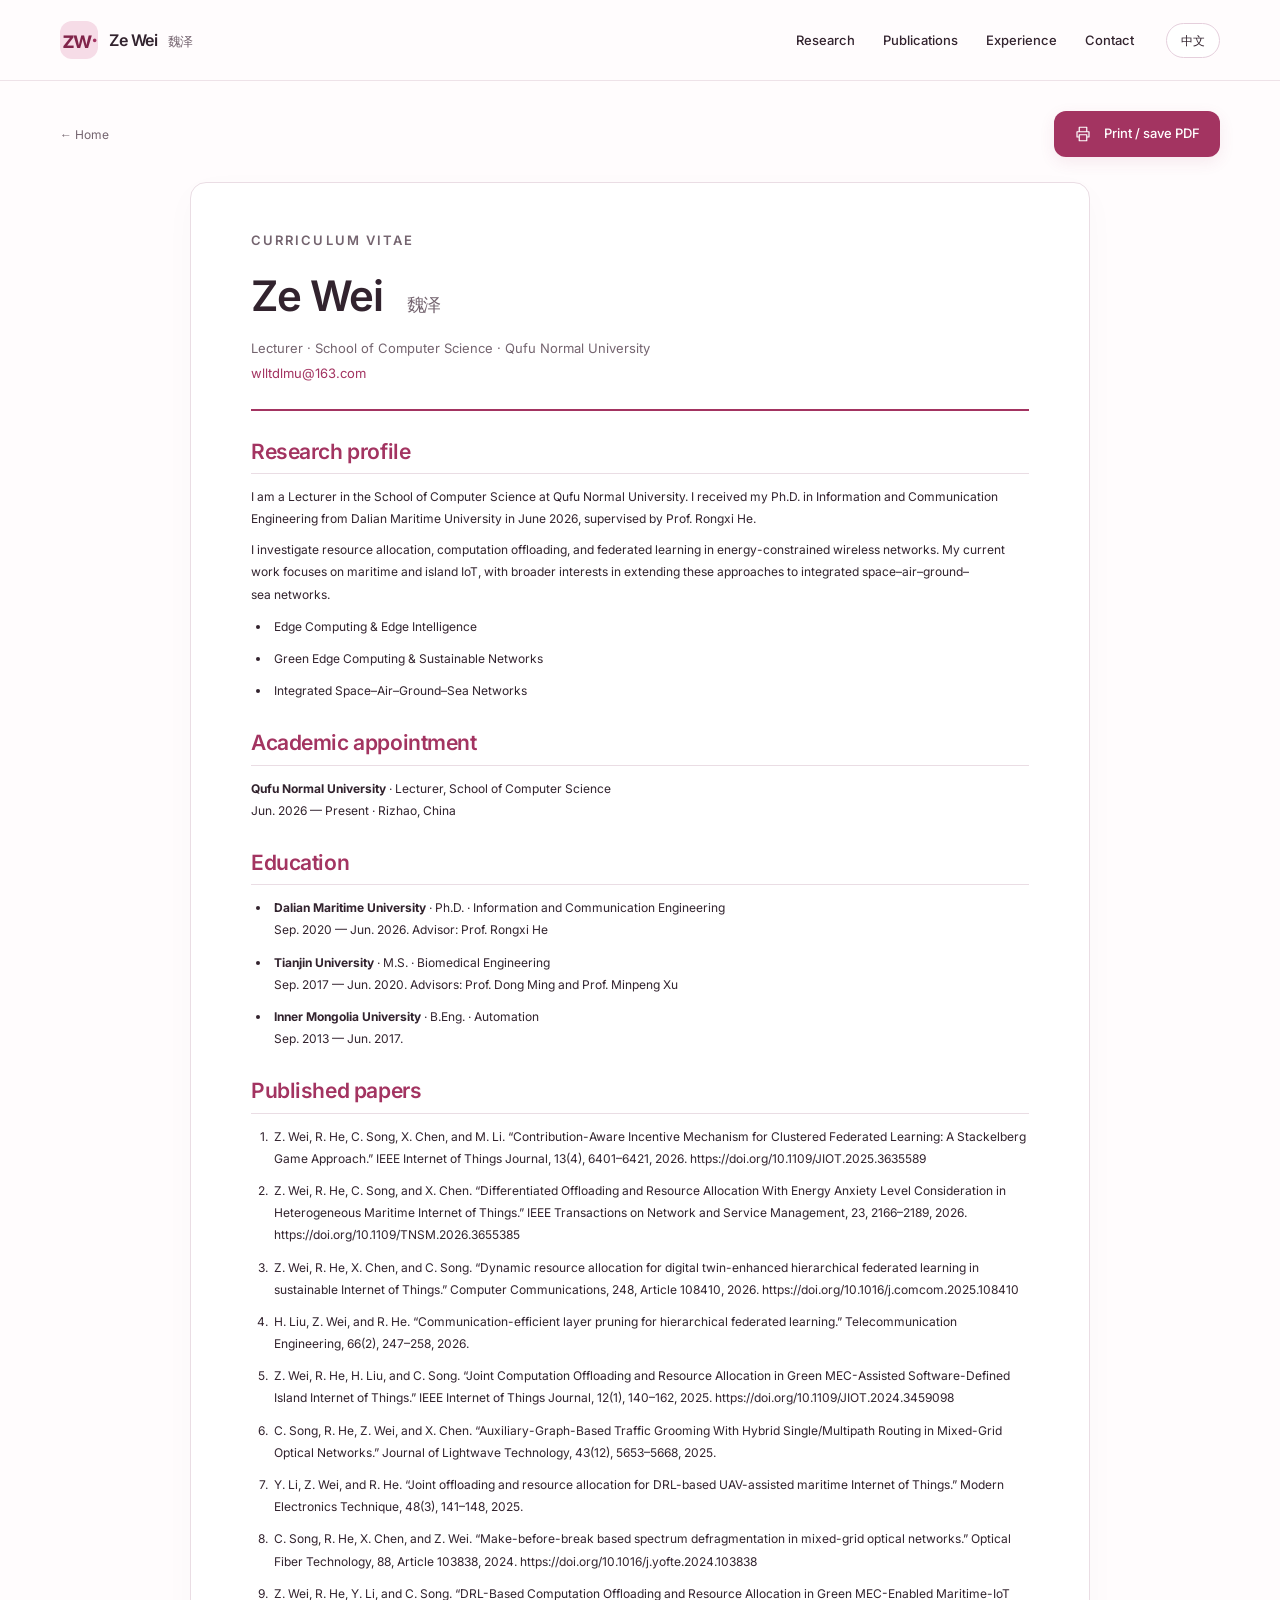
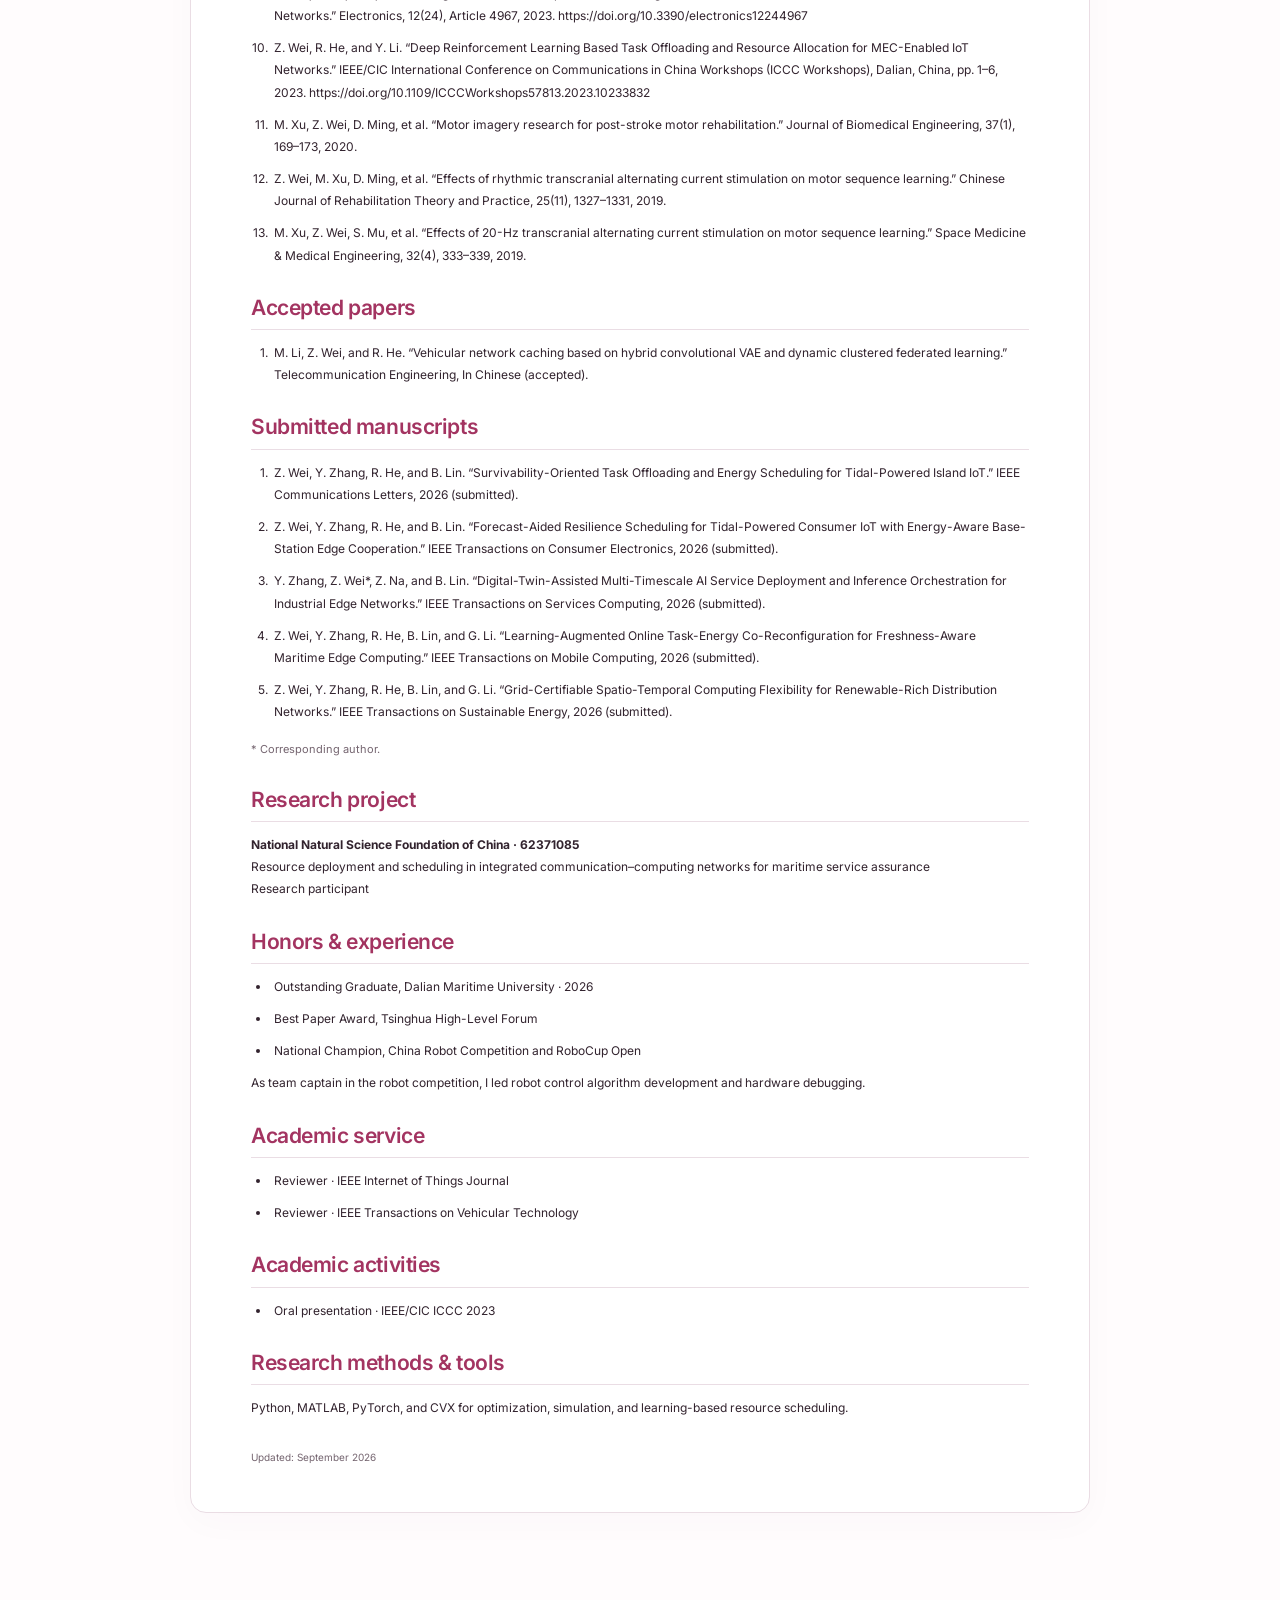
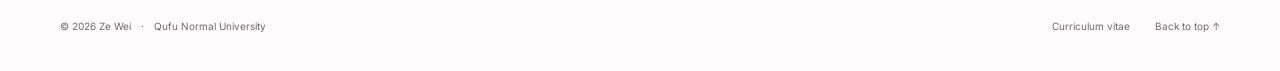
<file: cv.html>
<!doctype html>
<html lang="en"><head><meta charset="utf-8"><meta name="viewport" content="width=device-width, initial-scale=1"><meta name="theme-color" content="#a33461"><title>Curriculum Vitae | Ze Wei</title><meta name="description" content="Academic curriculum vitae of Ze Wei."><meta property="og:type" content="website"><meta property="og:title" content="Curriculum Vitae | Ze Wei"><meta property="og:description" content="Academic curriculum vitae of Ze Wei."><meta property="og:locale" content="en_US"><link rel="icon" href="assets/favicon.svg" type="image/svg+xml"><link rel="alternate" hreflang="zh-CN" href="zh/cv.html"><link rel="stylesheet" href="style.css"><script src="site.js" defer></script><noscript><style>@media(max-width:800px){.mobile-nav[hidden]{display:block!important}}.menu-button,.copy-citation,.print-button{display:none!important}</style></noscript></head>
<body id="top" class="page-cv"><a class="skip-link" href="#main">Skip to content</a>
<header class="site-header"><div class="shell header-inner">
<a class="brand" href="index.html" aria-label="Ze Wei home"><span class="monogram" aria-hidden="true">zw<span>·</span></span><span>Ze Wei <span class="brand-cn">魏泽</span></span></a>
<nav class="desktop-nav" aria-label="Main navigation"><a href="index.html#research">Research</a><a href="publications.html">Publications</a><a href="index.html#experience">Experience</a><a href="index.html#contact">Contact</a></nav>
<div class="header-actions"><a class="language-link" href="zh/cv.html" lang="zh-CN" hreflang="zh-CN">中文</a><button class="menu-button" id="menuButton" type="button" aria-expanded="false" aria-controls="mobileNav" aria-label="Open navigation"><svg class="icon" width="24" height="24" viewBox="0 0 24 24" fill="none" stroke="currentColor" stroke-width="1.6" stroke-linecap="round" stroke-linejoin="round" aria-hidden="true"><path d="M4 7h16M4 12h16M4 17h16"/></svg></button></div>
</div><nav class="mobile-nav shell" id="mobileNav" hidden aria-label="Mobile navigation"><a href="index.html#research">Research</a><a href="publications.html">Publications</a><a href="index.html#experience">Experience</a><a href="index.html#contact">Contact</a></nav></header><main id="main"><div class="shell cv-toolbar"><a class="breadcrumb" href="index.html">← Home</a><button class="button button-primary print-button" type="button"><svg class="icon" width="24" height="24" viewBox="0 0 24 24" fill="none" stroke="currentColor" stroke-width="1.6" stroke-linecap="round" stroke-linejoin="round" aria-hidden="true"><path d="M7 8V3h10v5M7 16H4V9h16v7h-3M7 13h10v8H7z"/></svg>Print / save PDF</button></div><article class="cv-sheet shell"><header class="cv-header"><p class="eyebrow">CURRICULUM VITAE</p><h1>Ze Wei <span>魏泽</span></h1><p>Lecturer · School of Computer Science · Qufu Normal University</p><p><a href="mailto:wlltdlmu@163.com">wlltdlmu@163.com</a></p></header><section class="cv-section"><h2>Research profile</h2><p>I am a Lecturer in the School of Computer Science at Qufu Normal University. I received my Ph.D. in Information and Communication Engineering from Dalian Maritime University in June 2026, supervised by Prof. Rongxi He.</p><p>I investigate resource allocation, computation offloading, and federated learning in energy-constrained wireless networks. My current work focuses on maritime and island IoT, with broader interests in extending these approaches to integrated space–air–ground–sea networks.</p><ul><li>Edge Computing &amp; Edge Intelligence</li><li>Green Edge Computing &amp; Sustainable Networks</li><li>Integrated Space–Air–Ground–Sea Networks</li></ul></section><section class="cv-section"><h2>Academic appointment</h2><p><strong>Qufu Normal University</strong> · Lecturer, School of Computer Science<br>Jun. 2026 — Present · Rizhao, China</p></section><section class="cv-section"><h2>Education</h2><ul><li><strong>Dalian Maritime University</strong> · Ph.D. · Information and Communication Engineering<br>Sep. 2020 — Jun. 2026. Advisor: Prof. Rongxi He</li><li><strong>Tianjin University</strong> · M.S. · Biomedical Engineering<br>Sep. 2017 — Jun. 2020. Advisors: Prof. Dong Ming and Prof. Minpeng Xu</li><li><strong>Inner Mongolia University</strong> · B.Eng. · Automation<br>Sep. 2013 — Jun. 2017. </li></ul></section><section class="cv-section"><h2>Published papers</h2><ol><li>Z. Wei, R. He, C. Song, X. Chen, and M. Li. “Contribution-Aware Incentive Mechanism for Clustered Federated Learning: A Stackelberg Game Approach.” IEEE Internet of Things Journal, 13(4), 6401–6421, 2026. https://doi.org/10.1109/JIOT.2025.3635589</li><li>Z. Wei, R. He, C. Song, and X. Chen. “Differentiated Offloading and Resource Allocation With Energy Anxiety Level Consideration in Heterogeneous Maritime Internet of Things.” IEEE Transactions on Network and Service Management, 23, 2166–2189, 2026. https://doi.org/10.1109/TNSM.2026.3655385</li><li>Z. Wei, R. He, X. Chen, and C. Song. “Dynamic resource allocation for digital twin-enhanced hierarchical federated learning in sustainable Internet of Things.” Computer Communications, 248, Article 108410, 2026. https://doi.org/10.1016/j.comcom.2025.108410</li><li>H. Liu, Z. Wei, and R. He. “Communication-efficient layer pruning for hierarchical federated learning.” Telecommunication Engineering, 66(2), 247–258, 2026.</li><li>Z. Wei, R. He, H. Liu, and C. Song. “Joint Computation Offloading and Resource Allocation in Green MEC-Assisted Software-Defined Island Internet of Things.” IEEE Internet of Things Journal, 12(1), 140–162, 2025. https://doi.org/10.1109/JIOT.2024.3459098</li><li>C. Song, R. He, Z. Wei, and X. Chen. “Auxiliary-Graph-Based Traffic Grooming With Hybrid Single/Multipath Routing in Mixed-Grid Optical Networks.” Journal of Lightwave Technology, 43(12), 5653–5668, 2025.</li><li>Y. Li, Z. Wei, and R. He. “Joint offloading and resource allocation for DRL-based UAV-assisted maritime Internet of Things.” Modern Electronics Technique, 48(3), 141–148, 2025.</li><li>C. Song, R. He, X. Chen, and Z. Wei. “Make-before-break based spectrum defragmentation in mixed-grid optical networks.” Optical Fiber Technology, 88, Article 103838, 2024. https://doi.org/10.1016/j.yofte.2024.103838</li><li>Z. Wei, R. He, Y. Li, and C. Song. “DRL-Based Computation Offloading and Resource Allocation in Green MEC-Enabled Maritime-IoT Networks.” Electronics, 12(24), Article 4967, 2023. https://doi.org/10.3390/electronics12244967</li><li>Z. Wei, R. He, and Y. Li. “Deep Reinforcement Learning Based Task Offloading and Resource Allocation for MEC-Enabled IoT Networks.” IEEE/CIC International Conference on Communications in China Workshops (ICCC Workshops), Dalian, China, pp. 1–6, 2023. https://doi.org/10.1109/ICCCWorkshops57813.2023.10233832</li><li>M. Xu, Z. Wei, D. Ming, et al. “Motor imagery research for post-stroke motor rehabilitation.” Journal of Biomedical Engineering, 37(1), 169–173, 2020.</li><li>Z. Wei, M. Xu, D. Ming, et al. “Effects of rhythmic transcranial alternating current stimulation on motor sequence learning.” Chinese Journal of Rehabilitation Theory and Practice, 25(11), 1327–1331, 2019.</li><li>M. Xu, Z. Wei, S. Mu, et al. “Effects of 20-Hz transcranial alternating current stimulation on motor sequence learning.” Space Medicine &amp; Medical Engineering, 32(4), 333–339, 2019.</li></ol></section><section class="cv-section"><h2>Accepted papers</h2><ol><li>M. Li, Z. Wei, and R. He. “Vehicular network caching based on hybrid convolutional VAE and dynamic clustered federated learning.” Telecommunication Engineering, In Chinese (accepted).</li></ol></section><section class="cv-section"><h2>Submitted manuscripts</h2><ol><li>Z. Wei, Y. Zhang, R. He, and B. Lin. “Survivability-Oriented Task Offloading and Energy Scheduling for Tidal-Powered Island IoT.” IEEE Communications Letters, 2026 (submitted).</li><li>Z. Wei, Y. Zhang, R. He, and B. Lin. “Forecast-Aided Resilience Scheduling for Tidal-Powered Consumer IoT with Energy-Aware Base-Station Edge Cooperation.” IEEE Transactions on Consumer Electronics, 2026 (submitted).</li><li>Y. Zhang, Z. Wei*, Z. Na, and B. Lin. “Digital-Twin-Assisted Multi-Timescale AI Service Deployment and Inference Orchestration for Industrial Edge Networks.” IEEE Transactions on Services Computing, 2026 (submitted).</li><li>Z. Wei, Y. Zhang, R. He, B. Lin, and G. Li. “Learning-Augmented Online Task-Energy Co-Reconfiguration for Freshness-Aware Maritime Edge Computing.” IEEE Transactions on Mobile Computing, 2026 (submitted).</li><li>Z. Wei, Y. Zhang, R. He, B. Lin, and G. Li. “Grid-Certifiable Spatio-Temporal Computing Flexibility for Renewable-Rich Distribution Networks.” IEEE Transactions on Sustainable Energy, 2026 (submitted).</li></ol></section><p class="publication-note">* Corresponding author.</p><section class="cv-section"><h2>Research project</h2><p><strong>National Natural Science Foundation of China · 62371085</strong><br>Resource deployment and scheduling in integrated communication–computing networks for maritime service assurance<br>Research participant</p></section><section class="cv-section"><h2>Honors & experience</h2><ul><li>Outstanding Graduate, Dalian Maritime University · 2026</li><li>Best Paper Award, Tsinghua High-Level Forum</li><li>National Champion, China Robot Competition and RoboCup Open</li></ul><p>As team captain in the robot competition, I led robot control algorithm development and hardware debugging.</p></section><section class="cv-section"><h2>Academic service</h2><ul><li>Reviewer · IEEE Internet of Things Journal</li><li>Reviewer · IEEE Transactions on Vehicular Technology</li></ul></section><section class="cv-section"><h2>Academic activities</h2><ul><li>Oral presentation · IEEE/CIC ICCC 2023</li></ul></section><section class="cv-section"><h2>Research methods & tools</h2><p>Python, MATLAB, PyTorch, and CVX for optimization, simulation, and learning-based resource scheduling.</p></section><p class="cv-update">Updated: September 2026</p></article></main><footer class="site-footer shell"><p>© 2026 Ze Wei<span class="footer-dot">·</span>Qufu Normal University</p><div><a href="cv.html">Curriculum vitae</a><a href="#top">Back to top ↑</a></div></footer></body></html>
</file>
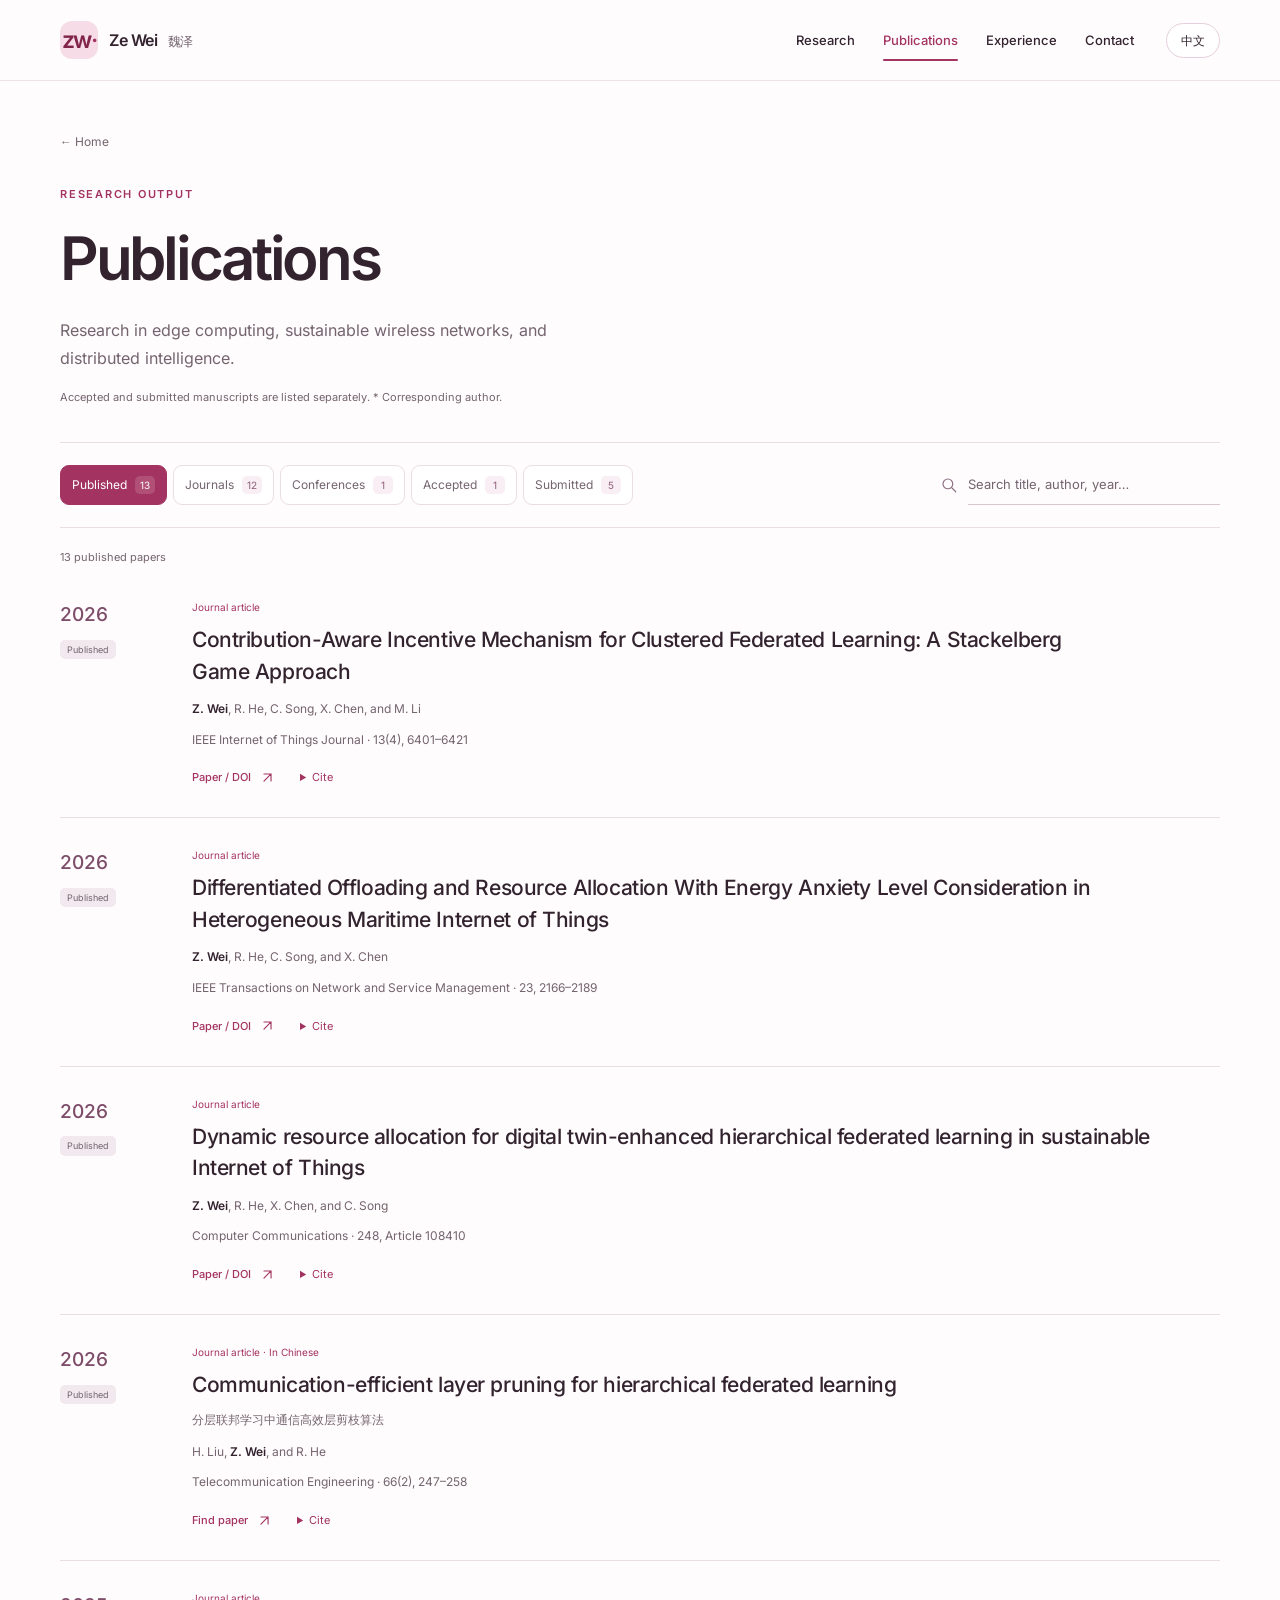
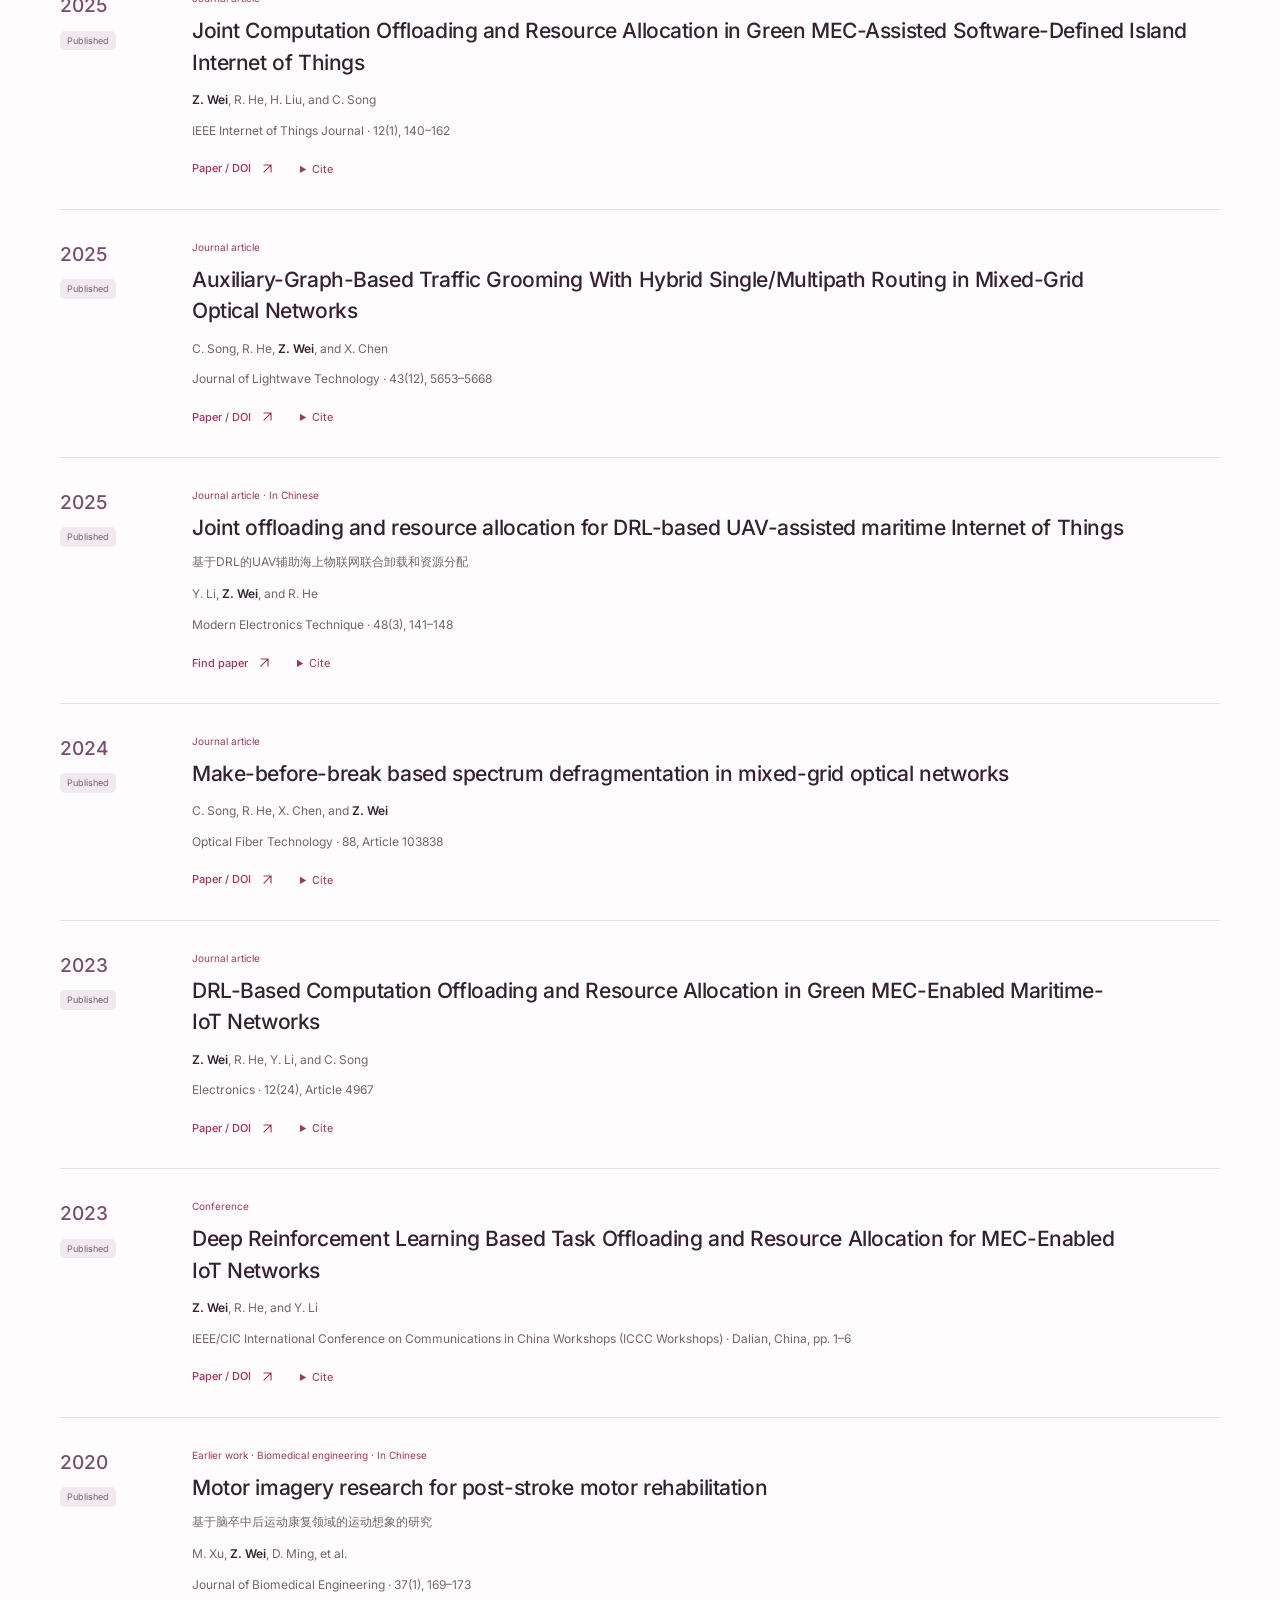
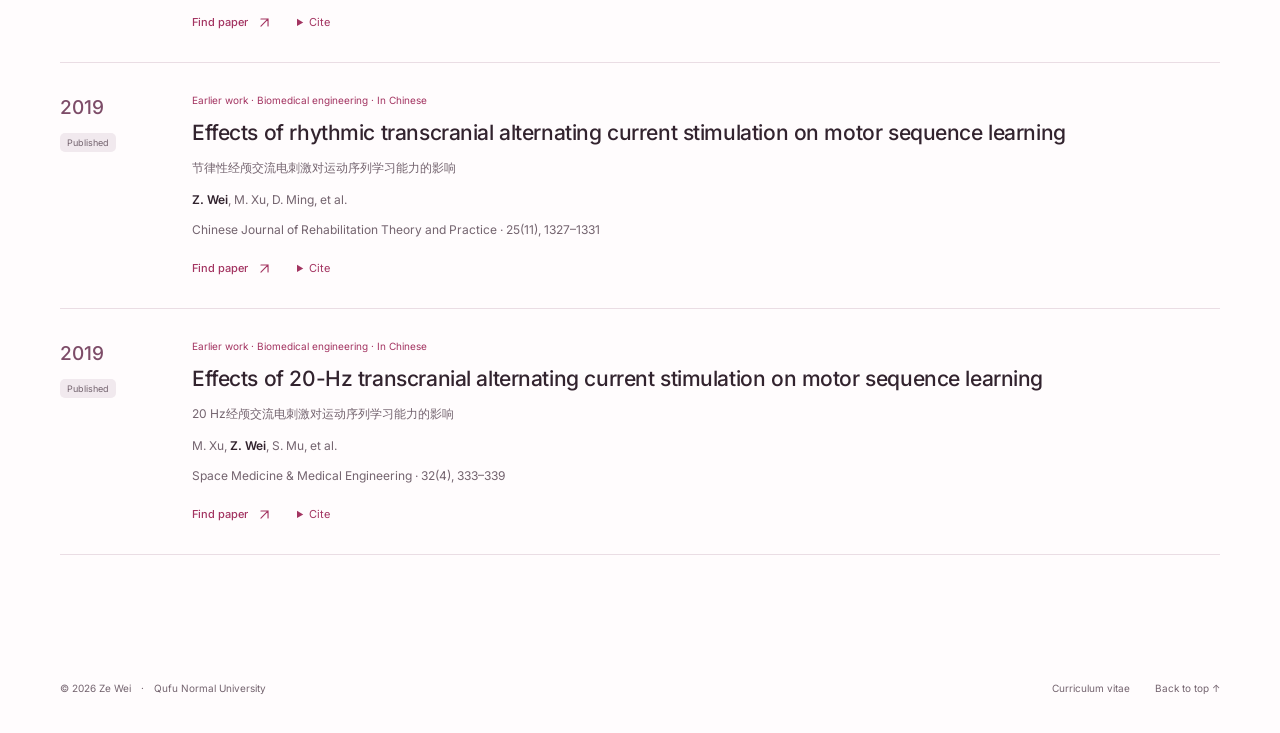
<file: publications.html>
<!doctype html>
<html lang="en"><head><meta charset="utf-8"><meta name="viewport" content="width=device-width, initial-scale=1"><meta name="theme-color" content="#a33461"><title>Publications | Ze Wei</title><meta name="description" content="Publications and manuscripts by Ze Wei."><meta property="og:type" content="website"><meta property="og:title" content="Publications | Ze Wei"><meta property="og:description" content="Publications and manuscripts by Ze Wei."><meta property="og:locale" content="en_US"><link rel="icon" href="assets/favicon.svg" type="image/svg+xml"><link rel="alternate" hreflang="zh-CN" href="zh/publications.html"><link rel="stylesheet" href="style.css"><script src="site.js" defer></script><noscript><style>@media(max-width:800px){.mobile-nav[hidden]{display:block!important}}.menu-button,.copy-citation,.print-button{display:none!important}</style></noscript></head>
<body id="top" class="page-publications"><a class="skip-link" href="#main">Skip to content</a>
<header class="site-header"><div class="shell header-inner">
<a class="brand" href="index.html" aria-label="Ze Wei home"><span class="monogram" aria-hidden="true">zw<span>·</span></span><span>Ze Wei <span class="brand-cn">魏泽</span></span></a>
<nav class="desktop-nav" aria-label="Main navigation"><a href="index.html#research">Research</a><a href="publications.html" aria-current="page">Publications</a><a href="index.html#experience">Experience</a><a href="index.html#contact">Contact</a></nav>
<div class="header-actions"><a class="language-link" href="zh/publications.html" lang="zh-CN" hreflang="zh-CN">中文</a><button class="menu-button" id="menuButton" type="button" aria-expanded="false" aria-controls="mobileNav" aria-label="Open navigation"><svg class="icon" width="24" height="24" viewBox="0 0 24 24" fill="none" stroke="currentColor" stroke-width="1.6" stroke-linecap="round" stroke-linejoin="round" aria-hidden="true"><path d="M4 7h16M4 12h16M4 17h16"/></svg></button></div>
</div><nav class="mobile-nav shell" id="mobileNav" hidden aria-label="Mobile navigation"><a href="index.html#research">Research</a><a href="publications.html" aria-current="page">Publications</a><a href="index.html#experience">Experience</a><a href="index.html#contact">Contact</a></nav></header><main id="main"><section class="shell publications-head"><a class="breadcrumb" href="index.html">← Home</a><p class="eyebrow">RESEARCH OUTPUT</p><h1>Publications</h1><p class="page-intro">Research in edge computing, sustainable wireless networks, and distributed intelligence.</p><p class="publication-note">Accepted and submitted manuscripts are listed separately. * Corresponding author.</p></section><section class="shell publications-content" aria-label="Publication list"><div class="publication-toolbar"><div class="filters" role="group" aria-label="Filter publications"><button class="filter active" type="button" data-filter="published" aria-pressed="true">Published<span>13</span></button><button class="filter" type="button" data-filter="journal" aria-pressed="false">Journals<span>12</span></button><button class="filter" type="button" data-filter="conference" aria-pressed="false">Conferences<span>1</span></button><button class="filter" type="button" data-filter="accepted" aria-pressed="false">Accepted<span>1</span></button><button class="filter" type="button" data-filter="submitted" aria-pressed="false">Submitted<span>5</span></button></div><label class="search-box"><svg class="icon" width="24" height="24" viewBox="0 0 24 24" fill="none" stroke="currentColor" stroke-width="1.6" stroke-linecap="round" stroke-linejoin="round" aria-hidden="true"><circle cx="10.5" cy="10.5" r="6.5"/><path d="m16 16 5 5"/></svg><input id="publicationSearch" type="search" placeholder="Search title, author, year…" aria-label="Search publications"></label></div><p class="results-status" id="resultsStatus" role="status" aria-live="polite">13 published papers</p><div id="publicationList"><article class="publication" id="paper-incentive" data-status="published" data-kind="journal" ><div class="publication-meta"><span>2026</span><span class="publication-status ">Published</span></div><div class="publication-body"><div class="publication-tags">Journal article</div><h2>Contribution-Aware Incentive Mechanism for Clustered Federated Learning: A Stackelberg Game Approach</h2><p class="authors"><strong>Z. Wei</strong>, R. He, C. Song, X. Chen, and M. Li</p><p class="publication-venue">IEEE Internet of Things Journal · 13(4), 6401–6421</p><div class="publication-actions"><a class="paper-link" href="https://doi.org/10.1109/JIOT.2025.3635589" target="_blank" rel="noopener noreferrer">Paper / DOI<svg class="icon" width="24" height="24" viewBox="0 0 24 24" fill="none" stroke="currentColor" stroke-width="1.6" stroke-linecap="round" stroke-linejoin="round" aria-hidden="true"><path d="M7 17 17 7M7 7h10v10"/></svg></a><details class="citation"><summary>Cite</summary><div><p class="citation-text">Z. Wei, R. He, C. Song, X. Chen, and M. Li. “Contribution-Aware Incentive Mechanism for Clustered Federated Learning: A Stackelberg Game Approach.” IEEE Internet of Things Journal, 13(4), 6401–6421, 2026. https://doi.org/10.1109/JIOT.2025.3635589</p><button class="copy-citation" type="button"><svg class="icon" width="24" height="24" viewBox="0 0 24 24" fill="none" stroke="currentColor" stroke-width="1.6" stroke-linecap="round" stroke-linejoin="round" aria-hidden="true"><rect x="8" y="8" width="12" height="13" rx="2"/><path d="M15 8V3H3v13h5"/></svg>Copy citation</button></div></details></div></div></article><article class="publication" id="paper-anxiety" data-status="published" data-kind="journal" ><div class="publication-meta"><span>2026</span><span class="publication-status ">Published</span></div><div class="publication-body"><div class="publication-tags">Journal article</div><h2>Differentiated Offloading and Resource Allocation With Energy Anxiety Level Consideration in Heterogeneous Maritime Internet of Things</h2><p class="authors"><strong>Z. Wei</strong>, R. He, C. Song, and X. Chen</p><p class="publication-venue">IEEE Transactions on Network and Service Management · 23, 2166–2189</p><div class="publication-actions"><a class="paper-link" href="https://doi.org/10.1109/TNSM.2026.3655385" target="_blank" rel="noopener noreferrer">Paper / DOI<svg class="icon" width="24" height="24" viewBox="0 0 24 24" fill="none" stroke="currentColor" stroke-width="1.6" stroke-linecap="round" stroke-linejoin="round" aria-hidden="true"><path d="M7 17 17 7M7 7h10v10"/></svg></a><details class="citation"><summary>Cite</summary><div><p class="citation-text">Z. Wei, R. He, C. Song, and X. Chen. “Differentiated Offloading and Resource Allocation With Energy Anxiety Level Consideration in Heterogeneous Maritime Internet of Things.” IEEE Transactions on Network and Service Management, 23, 2166–2189, 2026. https://doi.org/10.1109/TNSM.2026.3655385</p><button class="copy-citation" type="button"><svg class="icon" width="24" height="24" viewBox="0 0 24 24" fill="none" stroke="currentColor" stroke-width="1.6" stroke-linecap="round" stroke-linejoin="round" aria-hidden="true"><rect x="8" y="8" width="12" height="13" rx="2"/><path d="M15 8V3H3v13h5"/></svg>Copy citation</button></div></details></div></div></article><article class="publication" id="paper-twin" data-status="published" data-kind="journal" ><div class="publication-meta"><span>2026</span><span class="publication-status ">Published</span></div><div class="publication-body"><div class="publication-tags">Journal article</div><h2>Dynamic resource allocation for digital twin-enhanced hierarchical federated learning in sustainable Internet of Things</h2><p class="authors"><strong>Z. Wei</strong>, R. He, X. Chen, and C. Song</p><p class="publication-venue">Computer Communications · 248, Article 108410</p><div class="publication-actions"><a class="paper-link" href="https://doi.org/10.1016/j.comcom.2025.108410" target="_blank" rel="noopener noreferrer">Paper / DOI<svg class="icon" width="24" height="24" viewBox="0 0 24 24" fill="none" stroke="currentColor" stroke-width="1.6" stroke-linecap="round" stroke-linejoin="round" aria-hidden="true"><path d="M7 17 17 7M7 7h10v10"/></svg></a><details class="citation"><summary>Cite</summary><div><p class="citation-text">Z. Wei, R. He, X. Chen, and C. Song. “Dynamic resource allocation for digital twin-enhanced hierarchical federated learning in sustainable Internet of Things.” Computer Communications, 248, Article 108410, 2026. https://doi.org/10.1016/j.comcom.2025.108410</p><button class="copy-citation" type="button"><svg class="icon" width="24" height="24" viewBox="0 0 24 24" fill="none" stroke="currentColor" stroke-width="1.6" stroke-linecap="round" stroke-linejoin="round" aria-hidden="true"><rect x="8" y="8" width="12" height="13" rx="2"/><path d="M15 8V3H3v13h5"/></svg>Copy citation</button></div></details></div></div></article><article class="publication" id="paper-pruning" data-status="published" data-kind="journal" ><div class="publication-meta"><span>2026</span><span class="publication-status ">Published</span></div><div class="publication-body"><div class="publication-tags">Journal article · In Chinese</div><h2>Communication-efficient layer pruning for hierarchical federated learning</h2><p class="original-title" lang="zh-CN">分层联邦学习中通信高效层剪枝算法</p><p class="authors">H. Liu, <strong>Z. Wei</strong>, and R. He</p><p class="publication-venue">Telecommunication Engineering · 66(2), 247–258</p><div class="publication-actions"><a class="paper-link" href="https://scholar.google.com/scholar?q=%22%E5%88%86%E5%B1%82%E8%81%94%E9%82%A6%E5%AD%A6%E4%B9%A0%E4%B8%AD%E9%80%9A%E4%BF%A1%E9%AB%98%E6%95%88%E5%B1%82%E5%89%AA%E6%9E%9D%E7%AE%97%E6%B3%95%22" target="_blank" rel="noopener noreferrer">Find paper<svg class="icon" width="24" height="24" viewBox="0 0 24 24" fill="none" stroke="currentColor" stroke-width="1.6" stroke-linecap="round" stroke-linejoin="round" aria-hidden="true"><path d="M7 17 17 7M7 7h10v10"/></svg></a><details class="citation"><summary>Cite</summary><div><p class="citation-text">H. Liu, Z. Wei, and R. He. “Communication-efficient layer pruning for hierarchical federated learning.” Telecommunication Engineering, 66(2), 247–258, 2026.</p><button class="copy-citation" type="button"><svg class="icon" width="24" height="24" viewBox="0 0 24 24" fill="none" stroke="currentColor" stroke-width="1.6" stroke-linecap="round" stroke-linejoin="round" aria-hidden="true"><rect x="8" y="8" width="12" height="13" rx="2"/><path d="M15 8V3H3v13h5"/></svg>Copy citation</button></div></details></div></div></article><article class="publication" id="paper-island" data-status="published" data-kind="journal" ><div class="publication-meta"><span>2025</span><span class="publication-status ">Published</span></div><div class="publication-body"><div class="publication-tags">Journal article</div><h2>Joint Computation Offloading and Resource Allocation in Green MEC-Assisted Software-Defined Island Internet of Things</h2><p class="authors"><strong>Z. Wei</strong>, R. He, H. Liu, and C. Song</p><p class="publication-venue">IEEE Internet of Things Journal · 12(1), 140–162</p><div class="publication-actions"><a class="paper-link" href="https://doi.org/10.1109/JIOT.2024.3459098" target="_blank" rel="noopener noreferrer">Paper / DOI<svg class="icon" width="24" height="24" viewBox="0 0 24 24" fill="none" stroke="currentColor" stroke-width="1.6" stroke-linecap="round" stroke-linejoin="round" aria-hidden="true"><path d="M7 17 17 7M7 7h10v10"/></svg></a><details class="citation"><summary>Cite</summary><div><p class="citation-text">Z. Wei, R. He, H. Liu, and C. Song. “Joint Computation Offloading and Resource Allocation in Green MEC-Assisted Software-Defined Island Internet of Things.” IEEE Internet of Things Journal, 12(1), 140–162, 2025. https://doi.org/10.1109/JIOT.2024.3459098</p><button class="copy-citation" type="button"><svg class="icon" width="24" height="24" viewBox="0 0 24 24" fill="none" stroke="currentColor" stroke-width="1.6" stroke-linecap="round" stroke-linejoin="round" aria-hidden="true"><rect x="8" y="8" width="12" height="13" rx="2"/><path d="M15 8V3H3v13h5"/></svg>Copy citation</button></div></details></div></div></article><article class="publication" id="paper-optical" data-status="published" data-kind="journal" ><div class="publication-meta"><span>2025</span><span class="publication-status ">Published</span></div><div class="publication-body"><div class="publication-tags">Journal article</div><h2>Auxiliary-Graph-Based Traffic Grooming With Hybrid Single/Multipath Routing in Mixed-Grid Optical Networks</h2><p class="authors">C. Song, R. He, <strong>Z. Wei</strong>, and X. Chen</p><p class="publication-venue">Journal of Lightwave Technology · 43(12), 5653–5668</p><div class="publication-actions"><a class="paper-link" href="https://ieeexplore.ieee.org/document/10935616/" target="_blank" rel="noopener noreferrer">Paper / DOI<svg class="icon" width="24" height="24" viewBox="0 0 24 24" fill="none" stroke="currentColor" stroke-width="1.6" stroke-linecap="round" stroke-linejoin="round" aria-hidden="true"><path d="M7 17 17 7M7 7h10v10"/></svg></a><details class="citation"><summary>Cite</summary><div><p class="citation-text">C. Song, R. He, Z. Wei, and X. Chen. “Auxiliary-Graph-Based Traffic Grooming With Hybrid Single/Multipath Routing in Mixed-Grid Optical Networks.” Journal of Lightwave Technology, 43(12), 5653–5668, 2025.</p><button class="copy-citation" type="button"><svg class="icon" width="24" height="24" viewBox="0 0 24 24" fill="none" stroke="currentColor" stroke-width="1.6" stroke-linecap="round" stroke-linejoin="round" aria-hidden="true"><rect x="8" y="8" width="12" height="13" rx="2"/><path d="M15 8V3H3v13h5"/></svg>Copy citation</button></div></details></div></div></article><article class="publication" id="paper-uav" data-status="published" data-kind="journal" ><div class="publication-meta"><span>2025</span><span class="publication-status ">Published</span></div><div class="publication-body"><div class="publication-tags">Journal article · In Chinese</div><h2>Joint offloading and resource allocation for DRL-based UAV-assisted maritime Internet of Things</h2><p class="original-title" lang="zh-CN">基于DRL的UAV辅助海上物联网联合卸载和资源分配</p><p class="authors">Y. Li, <strong>Z. Wei</strong>, and R. He</p><p class="publication-venue">Modern Electronics Technique · 48(3), 141–148</p><div class="publication-actions"><a class="paper-link" href="https://scholar.google.com/scholar?q=%22%E5%9F%BA%E4%BA%8EDRL%E7%9A%84UAV%E8%BE%85%E5%8A%A9%E6%B5%B7%E4%B8%8A%E7%89%A9%E8%81%94%E7%BD%91%E8%81%94%E5%90%88%E5%8D%B8%E8%BD%BD%E5%92%8C%E8%B5%84%E6%BA%90%E5%88%86%E9%85%8D%22" target="_blank" rel="noopener noreferrer">Find paper<svg class="icon" width="24" height="24" viewBox="0 0 24 24" fill="none" stroke="currentColor" stroke-width="1.6" stroke-linecap="round" stroke-linejoin="round" aria-hidden="true"><path d="M7 17 17 7M7 7h10v10"/></svg></a><details class="citation"><summary>Cite</summary><div><p class="citation-text">Y. Li, Z. Wei, and R. He. “Joint offloading and resource allocation for DRL-based UAV-assisted maritime Internet of Things.” Modern Electronics Technique, 48(3), 141–148, 2025.</p><button class="copy-citation" type="button"><svg class="icon" width="24" height="24" viewBox="0 0 24 24" fill="none" stroke="currentColor" stroke-width="1.6" stroke-linecap="round" stroke-linejoin="round" aria-hidden="true"><rect x="8" y="8" width="12" height="13" rx="2"/><path d="M15 8V3H3v13h5"/></svg>Copy citation</button></div></details></div></div></article><article class="publication" id="paper-spectrum" data-status="published" data-kind="journal" ><div class="publication-meta"><span>2024</span><span class="publication-status ">Published</span></div><div class="publication-body"><div class="publication-tags">Journal article</div><h2>Make-before-break based spectrum defragmentation in mixed-grid optical networks</h2><p class="authors">C. Song, R. He, X. Chen, and <strong>Z. Wei</strong></p><p class="publication-venue">Optical Fiber Technology · 88, Article 103838</p><div class="publication-actions"><a class="paper-link" href="https://doi.org/10.1016/j.yofte.2024.103838" target="_blank" rel="noopener noreferrer">Paper / DOI<svg class="icon" width="24" height="24" viewBox="0 0 24 24" fill="none" stroke="currentColor" stroke-width="1.6" stroke-linecap="round" stroke-linejoin="round" aria-hidden="true"><path d="M7 17 17 7M7 7h10v10"/></svg></a><details class="citation"><summary>Cite</summary><div><p class="citation-text">C. Song, R. He, X. Chen, and Z. Wei. “Make-before-break based spectrum defragmentation in mixed-grid optical networks.” Optical Fiber Technology, 88, Article 103838, 2024. https://doi.org/10.1016/j.yofte.2024.103838</p><button class="copy-citation" type="button"><svg class="icon" width="24" height="24" viewBox="0 0 24 24" fill="none" stroke="currentColor" stroke-width="1.6" stroke-linecap="round" stroke-linejoin="round" aria-hidden="true"><rect x="8" y="8" width="12" height="13" rx="2"/><path d="M15 8V3H3v13h5"/></svg>Copy citation</button></div></details></div></div></article><article class="publication" id="paper-drl" data-status="published" data-kind="journal" ><div class="publication-meta"><span>2023</span><span class="publication-status ">Published</span></div><div class="publication-body"><div class="publication-tags">Journal article</div><h2>DRL-Based Computation Offloading and Resource Allocation in Green MEC-Enabled Maritime-IoT Networks</h2><p class="authors"><strong>Z. Wei</strong>, R. He, Y. Li, and C. Song</p><p class="publication-venue">Electronics · 12(24), Article 4967</p><div class="publication-actions"><a class="paper-link" href="https://doi.org/10.3390/electronics12244967" target="_blank" rel="noopener noreferrer">Paper / DOI<svg class="icon" width="24" height="24" viewBox="0 0 24 24" fill="none" stroke="currentColor" stroke-width="1.6" stroke-linecap="round" stroke-linejoin="round" aria-hidden="true"><path d="M7 17 17 7M7 7h10v10"/></svg></a><details class="citation"><summary>Cite</summary><div><p class="citation-text">Z. Wei, R. He, Y. Li, and C. Song. “DRL-Based Computation Offloading and Resource Allocation in Green MEC-Enabled Maritime-IoT Networks.” Electronics, 12(24), Article 4967, 2023. https://doi.org/10.3390/electronics12244967</p><button class="copy-citation" type="button"><svg class="icon" width="24" height="24" viewBox="0 0 24 24" fill="none" stroke="currentColor" stroke-width="1.6" stroke-linecap="round" stroke-linejoin="round" aria-hidden="true"><rect x="8" y="8" width="12" height="13" rx="2"/><path d="M15 8V3H3v13h5"/></svg>Copy citation</button></div></details></div></div></article><article class="publication" id="paper-conference" data-status="published" data-kind="conference" ><div class="publication-meta"><span>2023</span><span class="publication-status ">Published</span></div><div class="publication-body"><div class="publication-tags">Conference</div><h2>Deep Reinforcement Learning Based Task Offloading and Resource Allocation for MEC-Enabled IoT Networks</h2><p class="authors"><strong>Z. Wei</strong>, R. He, and Y. Li</p><p class="publication-venue">IEEE/CIC International Conference on Communications in China Workshops (ICCC Workshops) · Dalian, China, pp. 1–6</p><div class="publication-actions"><a class="paper-link" href="https://doi.org/10.1109/ICCCWorkshops57813.2023.10233832" target="_blank" rel="noopener noreferrer">Paper / DOI<svg class="icon" width="24" height="24" viewBox="0 0 24 24" fill="none" stroke="currentColor" stroke-width="1.6" stroke-linecap="round" stroke-linejoin="round" aria-hidden="true"><path d="M7 17 17 7M7 7h10v10"/></svg></a><details class="citation"><summary>Cite</summary><div><p class="citation-text">Z. Wei, R. He, and Y. Li. “Deep Reinforcement Learning Based Task Offloading and Resource Allocation for MEC-Enabled IoT Networks.” IEEE/CIC International Conference on Communications in China Workshops (ICCC Workshops), Dalian, China, pp. 1–6, 2023. https://doi.org/10.1109/ICCCWorkshops57813.2023.10233832</p><button class="copy-citation" type="button"><svg class="icon" width="24" height="24" viewBox="0 0 24 24" fill="none" stroke="currentColor" stroke-width="1.6" stroke-linecap="round" stroke-linejoin="round" aria-hidden="true"><rect x="8" y="8" width="12" height="13" rx="2"/><path d="M15 8V3H3v13h5"/></svg>Copy citation</button></div></details></div></div></article><article class="publication" id="paper-motor" data-status="published" data-kind="journal" ><div class="publication-meta"><span>2020</span><span class="publication-status ">Published</span></div><div class="publication-body"><div class="publication-tags">Earlier work · Biomedical engineering · In Chinese</div><h2>Motor imagery research for post-stroke motor rehabilitation</h2><p class="original-title" lang="zh-CN">基于脑卒中后运动康复领域的运动想象的研究</p><p class="authors">M. Xu, <strong>Z. Wei</strong>, D. Ming, et al.</p><p class="publication-venue">Journal of Biomedical Engineering · 37(1), 169–173</p><div class="publication-actions"><a class="paper-link" href="https://scholar.google.com/scholar?q=%22%E5%9F%BA%E4%BA%8E%E8%84%91%E5%8D%92%E4%B8%AD%E5%90%8E%E8%BF%90%E5%8A%A8%E5%BA%B7%E5%A4%8D%E9%A2%86%E5%9F%9F%E7%9A%84%E8%BF%90%E5%8A%A8%E6%83%B3%E8%B1%A1%E7%9A%84%E7%A0%94%E7%A9%B6%22" target="_blank" rel="noopener noreferrer">Find paper<svg class="icon" width="24" height="24" viewBox="0 0 24 24" fill="none" stroke="currentColor" stroke-width="1.6" stroke-linecap="round" stroke-linejoin="round" aria-hidden="true"><path d="M7 17 17 7M7 7h10v10"/></svg></a><details class="citation"><summary>Cite</summary><div><p class="citation-text">M. Xu, Z. Wei, D. Ming, et al. “Motor imagery research for post-stroke motor rehabilitation.” Journal of Biomedical Engineering, 37(1), 169–173, 2020.</p><button class="copy-citation" type="button"><svg class="icon" width="24" height="24" viewBox="0 0 24 24" fill="none" stroke="currentColor" stroke-width="1.6" stroke-linecap="round" stroke-linejoin="round" aria-hidden="true"><rect x="8" y="8" width="12" height="13" rx="2"/><path d="M15 8V3H3v13h5"/></svg>Copy citation</button></div></details></div></div></article><article class="publication" id="paper-rhythmic" data-status="published" data-kind="journal" ><div class="publication-meta"><span>2019</span><span class="publication-status ">Published</span></div><div class="publication-body"><div class="publication-tags">Earlier work · Biomedical engineering · In Chinese</div><h2>Effects of rhythmic transcranial alternating current stimulation on motor sequence learning</h2><p class="original-title" lang="zh-CN">节律性经颅交流电刺激对运动序列学习能力的影响</p><p class="authors"><strong>Z. Wei</strong>, M. Xu, D. Ming, et al.</p><p class="publication-venue">Chinese Journal of Rehabilitation Theory and Practice · 25(11), 1327–1331</p><div class="publication-actions"><a class="paper-link" href="https://scholar.google.com/scholar?q=%22%E8%8A%82%E5%BE%8B%E6%80%A7%E7%BB%8F%E9%A2%85%E4%BA%A4%E6%B5%81%E7%94%B5%E5%88%BA%E6%BF%80%E5%AF%B9%E8%BF%90%E5%8A%A8%E5%BA%8F%E5%88%97%E5%AD%A6%E4%B9%A0%E8%83%BD%E5%8A%9B%E7%9A%84%E5%BD%B1%E5%93%8D%22" target="_blank" rel="noopener noreferrer">Find paper<svg class="icon" width="24" height="24" viewBox="0 0 24 24" fill="none" stroke="currentColor" stroke-width="1.6" stroke-linecap="round" stroke-linejoin="round" aria-hidden="true"><path d="M7 17 17 7M7 7h10v10"/></svg></a><details class="citation"><summary>Cite</summary><div><p class="citation-text">Z. Wei, M. Xu, D. Ming, et al. “Effects of rhythmic transcranial alternating current stimulation on motor sequence learning.” Chinese Journal of Rehabilitation Theory and Practice, 25(11), 1327–1331, 2019.</p><button class="copy-citation" type="button"><svg class="icon" width="24" height="24" viewBox="0 0 24 24" fill="none" stroke="currentColor" stroke-width="1.6" stroke-linecap="round" stroke-linejoin="round" aria-hidden="true"><rect x="8" y="8" width="12" height="13" rx="2"/><path d="M15 8V3H3v13h5"/></svg>Copy citation</button></div></details></div></div></article><article class="publication" id="paper-twenty" data-status="published" data-kind="journal" ><div class="publication-meta"><span>2019</span><span class="publication-status ">Published</span></div><div class="publication-body"><div class="publication-tags">Earlier work · Biomedical engineering · In Chinese</div><h2>Effects of 20-Hz transcranial alternating current stimulation on motor sequence learning</h2><p class="original-title" lang="zh-CN">20 Hz经颅交流电刺激对运动序列学习能力的影响</p><p class="authors">M. Xu, <strong>Z. Wei</strong>, S. Mu, et al.</p><p class="publication-venue">Space Medicine &amp; Medical Engineering · 32(4), 333–339</p><div class="publication-actions"><a class="paper-link" href="https://scholar.google.com/scholar?q=%2220%20Hz%E7%BB%8F%E9%A2%85%E4%BA%A4%E6%B5%81%E7%94%B5%E5%88%BA%E6%BF%80%E5%AF%B9%E8%BF%90%E5%8A%A8%E5%BA%8F%E5%88%97%E5%AD%A6%E4%B9%A0%E8%83%BD%E5%8A%9B%E7%9A%84%E5%BD%B1%E5%93%8D%22" target="_blank" rel="noopener noreferrer">Find paper<svg class="icon" width="24" height="24" viewBox="0 0 24 24" fill="none" stroke="currentColor" stroke-width="1.6" stroke-linecap="round" stroke-linejoin="round" aria-hidden="true"><path d="M7 17 17 7M7 7h10v10"/></svg></a><details class="citation"><summary>Cite</summary><div><p class="citation-text">M. Xu, Z. Wei, S. Mu, et al. “Effects of 20-Hz transcranial alternating current stimulation on motor sequence learning.” Space Medicine &amp; Medical Engineering, 32(4), 333–339, 2019.</p><button class="copy-citation" type="button"><svg class="icon" width="24" height="24" viewBox="0 0 24 24" fill="none" stroke="currentColor" stroke-width="1.6" stroke-linecap="round" stroke-linejoin="round" aria-hidden="true"><rect x="8" y="8" width="12" height="13" rx="2"/><path d="M15 8V3H3v13h5"/></svg>Copy citation</button></div></details></div></div></article><article class="publication" id="paper-vehicular" data-status="accepted" data-kind="journal" hidden><div class="publication-meta"><span>—</span><span class="publication-status status-accepted">Accepted</span></div><div class="publication-body"><div class="publication-tags">Journal article</div><h2>Vehicular network caching based on hybrid convolutional VAE and dynamic clustered federated learning</h2><p class="authors">M. Li, <strong>Z. Wei</strong>, and R. He</p><p class="publication-venue">Telecommunication Engineering · In Chinese</p><div class="publication-actions"></div></div></article><article class="publication" id="paper-survivability" data-status="submitted" data-kind="journal" hidden><div class="publication-meta"><span>2026</span><span class="publication-status status-submitted">Submitted</span></div><div class="publication-body"><div class="publication-tags">Journal article</div><h2>Survivability-Oriented Task Offloading and Energy Scheduling for Tidal-Powered Island IoT</h2><p class="authors"><strong>Z. Wei</strong>, Y. Zhang, R. He, and B. Lin</p><p class="publication-venue">Submitted to IEEE Communications Letters</p><div class="publication-actions"></div></div></article><article class="publication" id="paper-forecast" data-status="submitted" data-kind="journal" hidden><div class="publication-meta"><span>2026</span><span class="publication-status status-submitted">Submitted</span></div><div class="publication-body"><div class="publication-tags">Journal article</div><h2>Forecast-Aided Resilience Scheduling for Tidal-Powered Consumer IoT with Energy-Aware Base-Station Edge Cooperation</h2><p class="authors"><strong>Z. Wei</strong>, Y. Zhang, R. He, and B. Lin</p><p class="publication-venue">Submitted to IEEE Transactions on Consumer Electronics</p><div class="publication-actions"></div></div></article><article class="publication" id="paper-industrial" data-status="submitted" data-kind="journal" hidden><div class="publication-meta"><span>2026</span><span class="publication-status status-submitted">Submitted</span></div><div class="publication-body"><div class="publication-tags">Journal article</div><h2>Digital-Twin-Assisted Multi-Timescale AI Service Deployment and Inference Orchestration for Industrial Edge Networks</h2><p class="authors">Y. Zhang, <strong>Z. Wei<sup>*</sup></strong>, Z. Na, and B. Lin</p><p class="publication-venue">Submitted to IEEE Transactions on Services Computing</p><div class="publication-actions"></div></div></article><article class="publication" id="paper-learning" data-status="submitted" data-kind="journal" hidden><div class="publication-meta"><span>2026</span><span class="publication-status status-submitted">Submitted</span></div><div class="publication-body"><div class="publication-tags">Journal article</div><h2>Learning-Augmented Online Task-Energy Co-Reconfiguration for Freshness-Aware Maritime Edge Computing</h2><p class="authors"><strong>Z. Wei</strong>, Y. Zhang, R. He, B. Lin, and G. Li</p><p class="publication-venue">Submitted to IEEE Transactions on Mobile Computing</p><div class="publication-actions"></div></div></article><article class="publication" id="paper-grid" data-status="submitted" data-kind="journal" hidden><div class="publication-meta"><span>2026</span><span class="publication-status status-submitted">Submitted</span></div><div class="publication-body"><div class="publication-tags">Journal article</div><h2>Grid-Certifiable Spatio-Temporal Computing Flexibility for Renewable-Rich Distribution Networks</h2><p class="authors"><strong>Z. Wei</strong>, Y. Zhang, R. He, B. Lin, and G. Li</p><p class="publication-venue">Submitted to IEEE Transactions on Sustainable Energy</p><div class="publication-actions"></div></div></article></div><p class="empty-state" id="emptyState" hidden>No matching publications. Try another keyword or category.</p><noscript><style>.publication[hidden]{display:grid!important}.publication-toolbar,.results-status{display:none!important}</style><p>All publication statuses are shown below.</p></noscript></section></main><footer class="site-footer shell"><p>© 2026 Ze Wei<span class="footer-dot">·</span>Qufu Normal University</p><div><a href="cv.html">Curriculum vitae</a><a href="#top">Back to top ↑</a></div></footer></body></html>
</file>
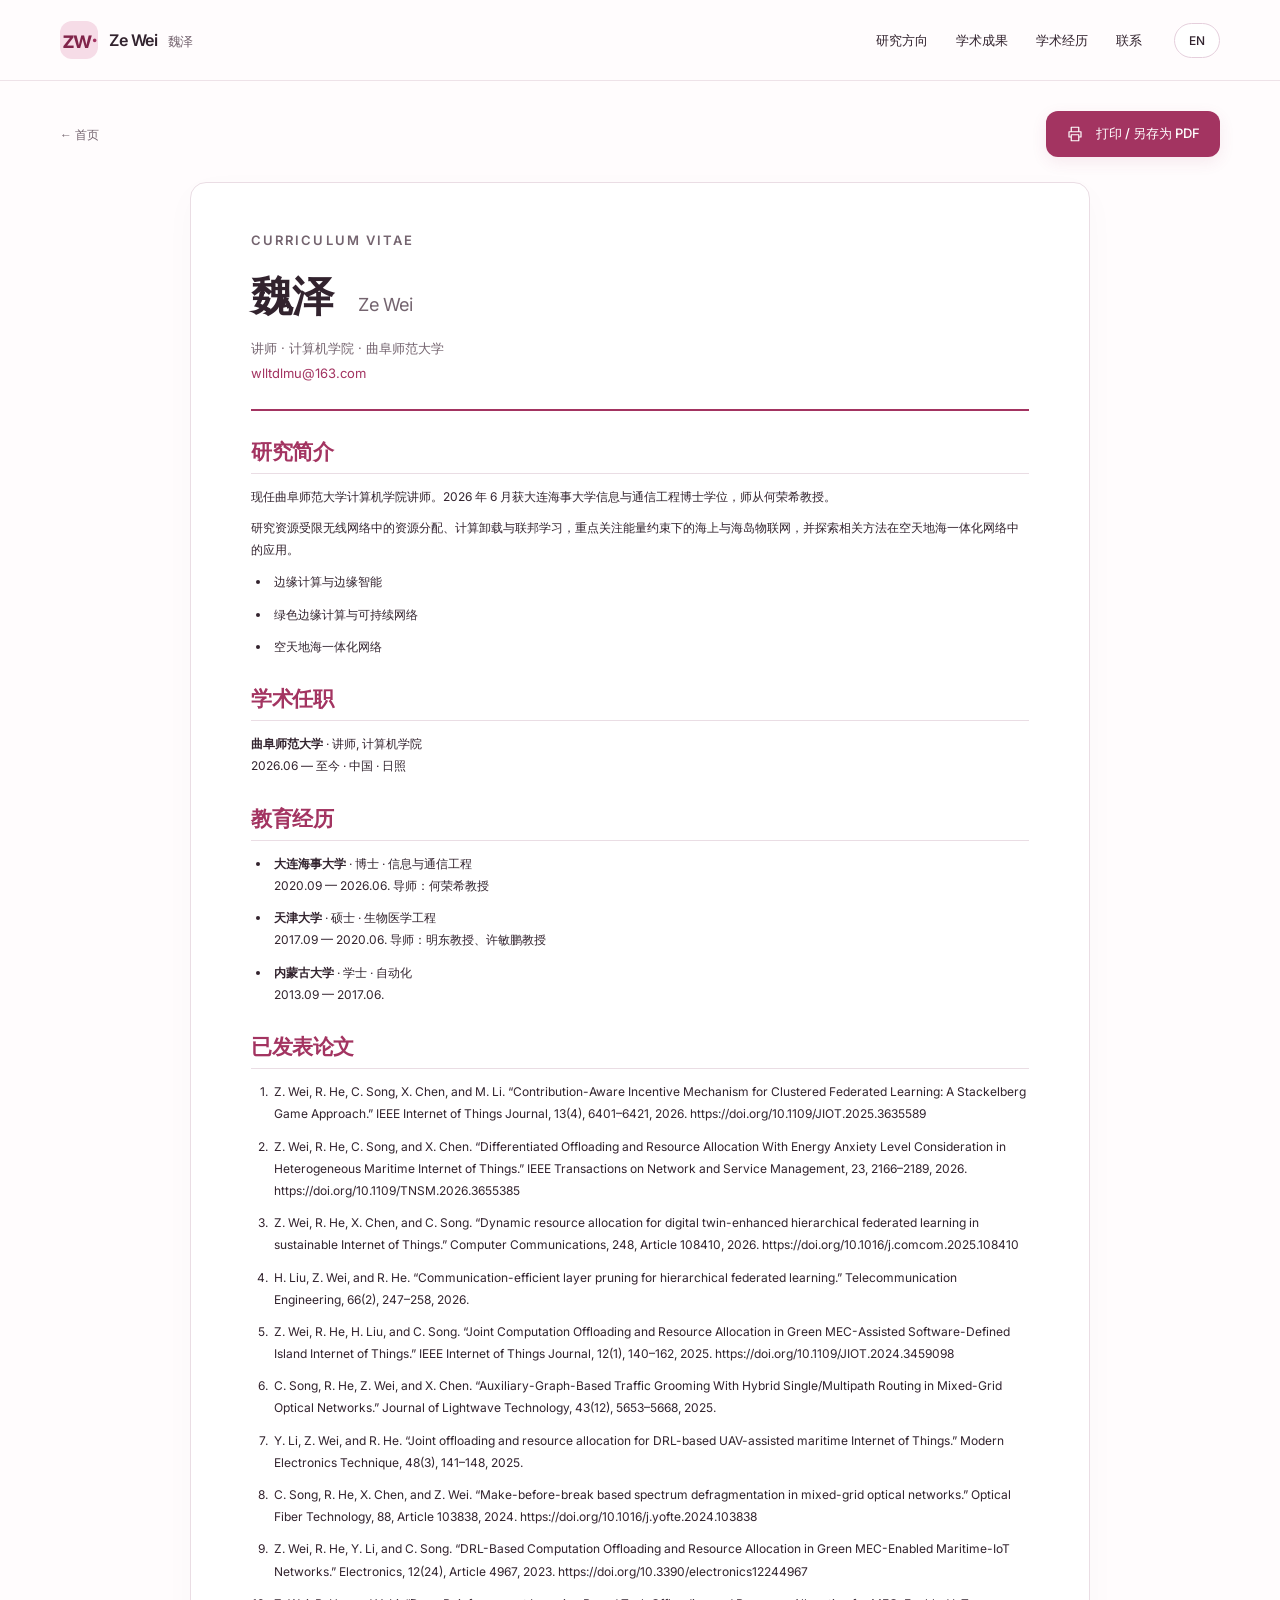
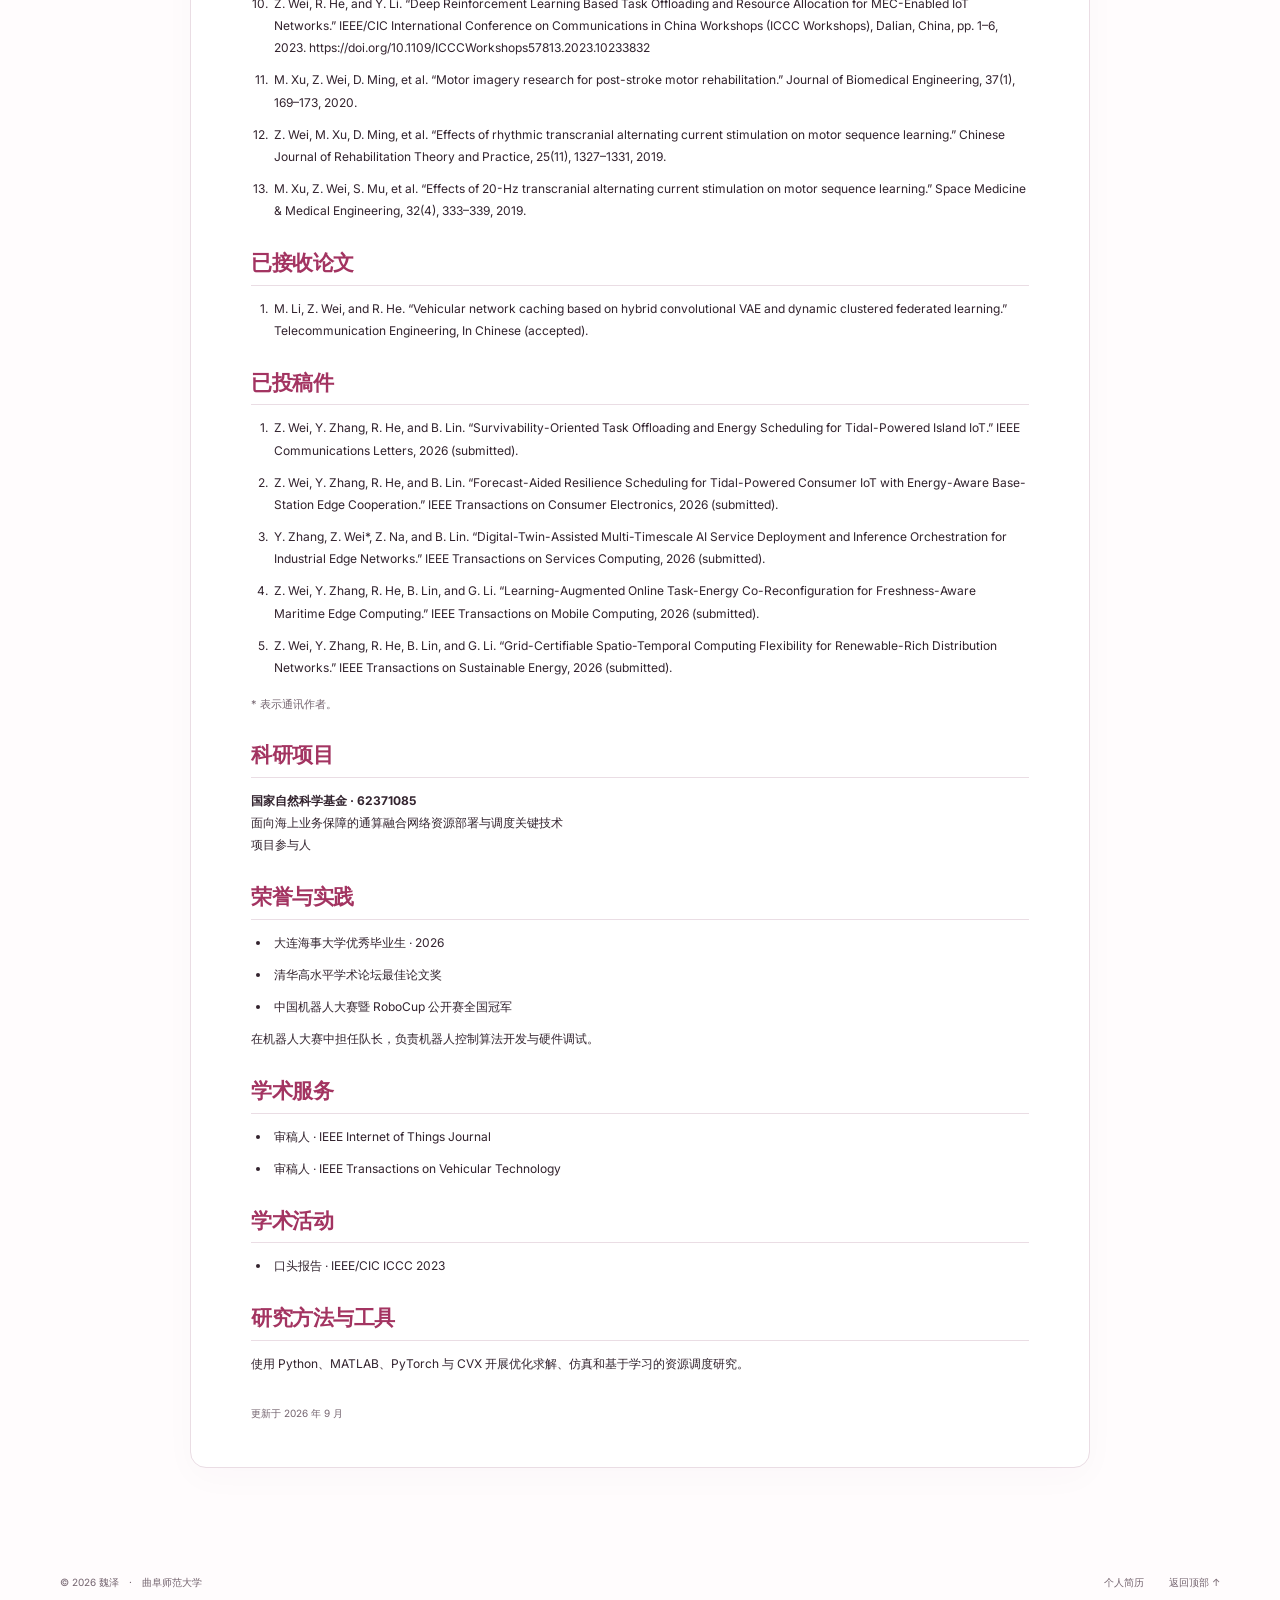
<file: zh/cv.html>
<!doctype html>
<html lang="zh-CN"><head><meta charset="utf-8"><meta name="viewport" content="width=device-width, initial-scale=1"><meta name="theme-color" content="#a33461"><title>个人简历 | 魏泽</title><meta name="description" content="魏泽的学术简历。"><meta property="og:type" content="website"><meta property="og:title" content="个人简历 | 魏泽"><meta property="og:description" content="魏泽的学术简历。"><meta property="og:locale" content="zh_CN"><link rel="icon" href="../assets/favicon.svg" type="image/svg+xml"><link rel="alternate" hreflang="en" href="../cv.html"><link rel="stylesheet" href="../style.css"><script src="../site.js" defer></script><noscript><style>@media(max-width:800px){.mobile-nav[hidden]{display:block!important}}.menu-button,.copy-citation,.print-button{display:none!important}</style></noscript></head>
<body id="top" class="page-cv"><a class="skip-link" href="#main">跳至正文</a>
<header class="site-header"><div class="shell header-inner">
<a class="brand" href="index.html" aria-label="魏泽的学术主页"><span class="monogram" aria-hidden="true">zw<span>·</span></span><span>Ze Wei <span class="brand-cn">魏泽</span></span></a>
<nav class="desktop-nav" aria-label="主导航"><a href="index.html#research">研究方向</a><a href="publications.html">学术成果</a><a href="index.html#experience">学术经历</a><a href="index.html#contact">联系</a></nav>
<div class="header-actions"><a class="language-link" href="../cv.html" lang="en" hreflang="en">EN</a><button class="menu-button" id="menuButton" type="button" aria-expanded="false" aria-controls="mobileNav" aria-label="打开导航"><svg class="icon" width="24" height="24" viewBox="0 0 24 24" fill="none" stroke="currentColor" stroke-width="1.6" stroke-linecap="round" stroke-linejoin="round" aria-hidden="true"><path d="M4 7h16M4 12h16M4 17h16"/></svg></button></div>
</div><nav class="mobile-nav shell" id="mobileNav" hidden aria-label="移动导航"><a href="index.html#research">研究方向</a><a href="publications.html">学术成果</a><a href="index.html#experience">学术经历</a><a href="index.html#contact">联系</a></nav></header><main id="main"><div class="shell cv-toolbar"><a class="breadcrumb" href="index.html">← 首页</a><button class="button button-primary print-button" type="button"><svg class="icon" width="24" height="24" viewBox="0 0 24 24" fill="none" stroke="currentColor" stroke-width="1.6" stroke-linecap="round" stroke-linejoin="round" aria-hidden="true"><path d="M7 8V3h10v5M7 16H4V9h16v7h-3M7 13h10v8H7z"/></svg>打印 / 另存为 PDF</button></div><article class="cv-sheet shell"><header class="cv-header"><p class="eyebrow">CURRICULUM VITAE</p><h1>魏泽 <span>Ze Wei</span></h1><p>讲师 · 计算机学院 · 曲阜师范大学</p><p><a href="mailto:wlltdlmu@163.com">wlltdlmu@163.com</a></p></header><section class="cv-section"><h2>研究简介</h2><p>现任曲阜师范大学计算机学院讲师。2026 年 6 月获大连海事大学信息与通信工程博士学位，师从何荣希教授。</p><p>研究资源受限无线网络中的资源分配、计算卸载与联邦学习，重点关注能量约束下的海上与海岛物联网，并探索相关方法在空天地海一体化网络中的应用。</p><ul><li>边缘计算与边缘智能</li><li>绿色边缘计算与可持续网络</li><li>空天地海一体化网络</li></ul></section><section class="cv-section"><h2>学术任职</h2><p><strong>曲阜师范大学</strong> · 讲师, 计算机学院<br>2026.06 — 至今 · 中国 · 日照</p></section><section class="cv-section"><h2>教育经历</h2><ul><li><strong>大连海事大学</strong> · 博士 · 信息与通信工程<br>2020.09 — 2026.06. 导师：何荣希教授</li><li><strong>天津大学</strong> · 硕士 · 生物医学工程<br>2017.09 — 2020.06. 导师：明东教授、许敏鹏教授</li><li><strong>内蒙古大学</strong> · 学士 · 自动化<br>2013.09 — 2017.06. </li></ul></section><section class="cv-section"><h2>已发表论文</h2><ol><li>Z. Wei, R. He, C. Song, X. Chen, and M. Li. “Contribution-Aware Incentive Mechanism for Clustered Federated Learning: A Stackelberg Game Approach.” IEEE Internet of Things Journal, 13(4), 6401–6421, 2026. https://doi.org/10.1109/JIOT.2025.3635589</li><li>Z. Wei, R. He, C. Song, and X. Chen. “Differentiated Offloading and Resource Allocation With Energy Anxiety Level Consideration in Heterogeneous Maritime Internet of Things.” IEEE Transactions on Network and Service Management, 23, 2166–2189, 2026. https://doi.org/10.1109/TNSM.2026.3655385</li><li>Z. Wei, R. He, X. Chen, and C. Song. “Dynamic resource allocation for digital twin-enhanced hierarchical federated learning in sustainable Internet of Things.” Computer Communications, 248, Article 108410, 2026. https://doi.org/10.1016/j.comcom.2025.108410</li><li>H. Liu, Z. Wei, and R. He. “Communication-efficient layer pruning for hierarchical federated learning.” Telecommunication Engineering, 66(2), 247–258, 2026.</li><li>Z. Wei, R. He, H. Liu, and C. Song. “Joint Computation Offloading and Resource Allocation in Green MEC-Assisted Software-Defined Island Internet of Things.” IEEE Internet of Things Journal, 12(1), 140–162, 2025. https://doi.org/10.1109/JIOT.2024.3459098</li><li>C. Song, R. He, Z. Wei, and X. Chen. “Auxiliary-Graph-Based Traffic Grooming With Hybrid Single/Multipath Routing in Mixed-Grid Optical Networks.” Journal of Lightwave Technology, 43(12), 5653–5668, 2025.</li><li>Y. Li, Z. Wei, and R. He. “Joint offloading and resource allocation for DRL-based UAV-assisted maritime Internet of Things.” Modern Electronics Technique, 48(3), 141–148, 2025.</li><li>C. Song, R. He, X. Chen, and Z. Wei. “Make-before-break based spectrum defragmentation in mixed-grid optical networks.” Optical Fiber Technology, 88, Article 103838, 2024. https://doi.org/10.1016/j.yofte.2024.103838</li><li>Z. Wei, R. He, Y. Li, and C. Song. “DRL-Based Computation Offloading and Resource Allocation in Green MEC-Enabled Maritime-IoT Networks.” Electronics, 12(24), Article 4967, 2023. https://doi.org/10.3390/electronics12244967</li><li>Z. Wei, R. He, and Y. Li. “Deep Reinforcement Learning Based Task Offloading and Resource Allocation for MEC-Enabled IoT Networks.” IEEE/CIC International Conference on Communications in China Workshops (ICCC Workshops), Dalian, China, pp. 1–6, 2023. https://doi.org/10.1109/ICCCWorkshops57813.2023.10233832</li><li>M. Xu, Z. Wei, D. Ming, et al. “Motor imagery research for post-stroke motor rehabilitation.” Journal of Biomedical Engineering, 37(1), 169–173, 2020.</li><li>Z. Wei, M. Xu, D. Ming, et al. “Effects of rhythmic transcranial alternating current stimulation on motor sequence learning.” Chinese Journal of Rehabilitation Theory and Practice, 25(11), 1327–1331, 2019.</li><li>M. Xu, Z. Wei, S. Mu, et al. “Effects of 20-Hz transcranial alternating current stimulation on motor sequence learning.” Space Medicine &amp; Medical Engineering, 32(4), 333–339, 2019.</li></ol></section><section class="cv-section"><h2>已接收论文</h2><ol><li>M. Li, Z. Wei, and R. He. “Vehicular network caching based on hybrid convolutional VAE and dynamic clustered federated learning.” Telecommunication Engineering, In Chinese (accepted).</li></ol></section><section class="cv-section"><h2>已投稿件</h2><ol><li>Z. Wei, Y. Zhang, R. He, and B. Lin. “Survivability-Oriented Task Offloading and Energy Scheduling for Tidal-Powered Island IoT.” IEEE Communications Letters, 2026 (submitted).</li><li>Z. Wei, Y. Zhang, R. He, and B. Lin. “Forecast-Aided Resilience Scheduling for Tidal-Powered Consumer IoT with Energy-Aware Base-Station Edge Cooperation.” IEEE Transactions on Consumer Electronics, 2026 (submitted).</li><li>Y. Zhang, Z. Wei*, Z. Na, and B. Lin. “Digital-Twin-Assisted Multi-Timescale AI Service Deployment and Inference Orchestration for Industrial Edge Networks.” IEEE Transactions on Services Computing, 2026 (submitted).</li><li>Z. Wei, Y. Zhang, R. He, B. Lin, and G. Li. “Learning-Augmented Online Task-Energy Co-Reconfiguration for Freshness-Aware Maritime Edge Computing.” IEEE Transactions on Mobile Computing, 2026 (submitted).</li><li>Z. Wei, Y. Zhang, R. He, B. Lin, and G. Li. “Grid-Certifiable Spatio-Temporal Computing Flexibility for Renewable-Rich Distribution Networks.” IEEE Transactions on Sustainable Energy, 2026 (submitted).</li></ol></section><p class="publication-note">* 表示通讯作者。</p><section class="cv-section"><h2>科研项目</h2><p><strong>国家自然科学基金 · 62371085</strong><br>面向海上业务保障的通算融合网络资源部署与调度关键技术<br>项目参与人</p></section><section class="cv-section"><h2>荣誉与实践</h2><ul><li>大连海事大学优秀毕业生 · 2026</li><li>清华高水平学术论坛最佳论文奖</li><li>中国机器人大赛暨 RoboCup 公开赛全国冠军</li></ul><p>在机器人大赛中担任队长，负责机器人控制算法开发与硬件调试。</p></section><section class="cv-section"><h2>学术服务</h2><ul><li>审稿人 · IEEE Internet of Things Journal</li><li>审稿人 · IEEE Transactions on Vehicular Technology</li></ul></section><section class="cv-section"><h2>学术活动</h2><ul><li>口头报告 · IEEE/CIC ICCC 2023</li></ul></section><section class="cv-section"><h2>研究方法与工具</h2><p>使用 Python、MATLAB、PyTorch 与 CVX 开展优化求解、仿真和基于学习的资源调度研究。</p></section><p class="cv-update">更新于 2026 年 9 月</p></article></main><footer class="site-footer shell"><p>© 2026 魏泽<span class="footer-dot">·</span>曲阜师范大学</p><div><a href="cv.html">个人简历</a><a href="#top">返回顶部 ↑</a></div></footer></body></html>
</file>
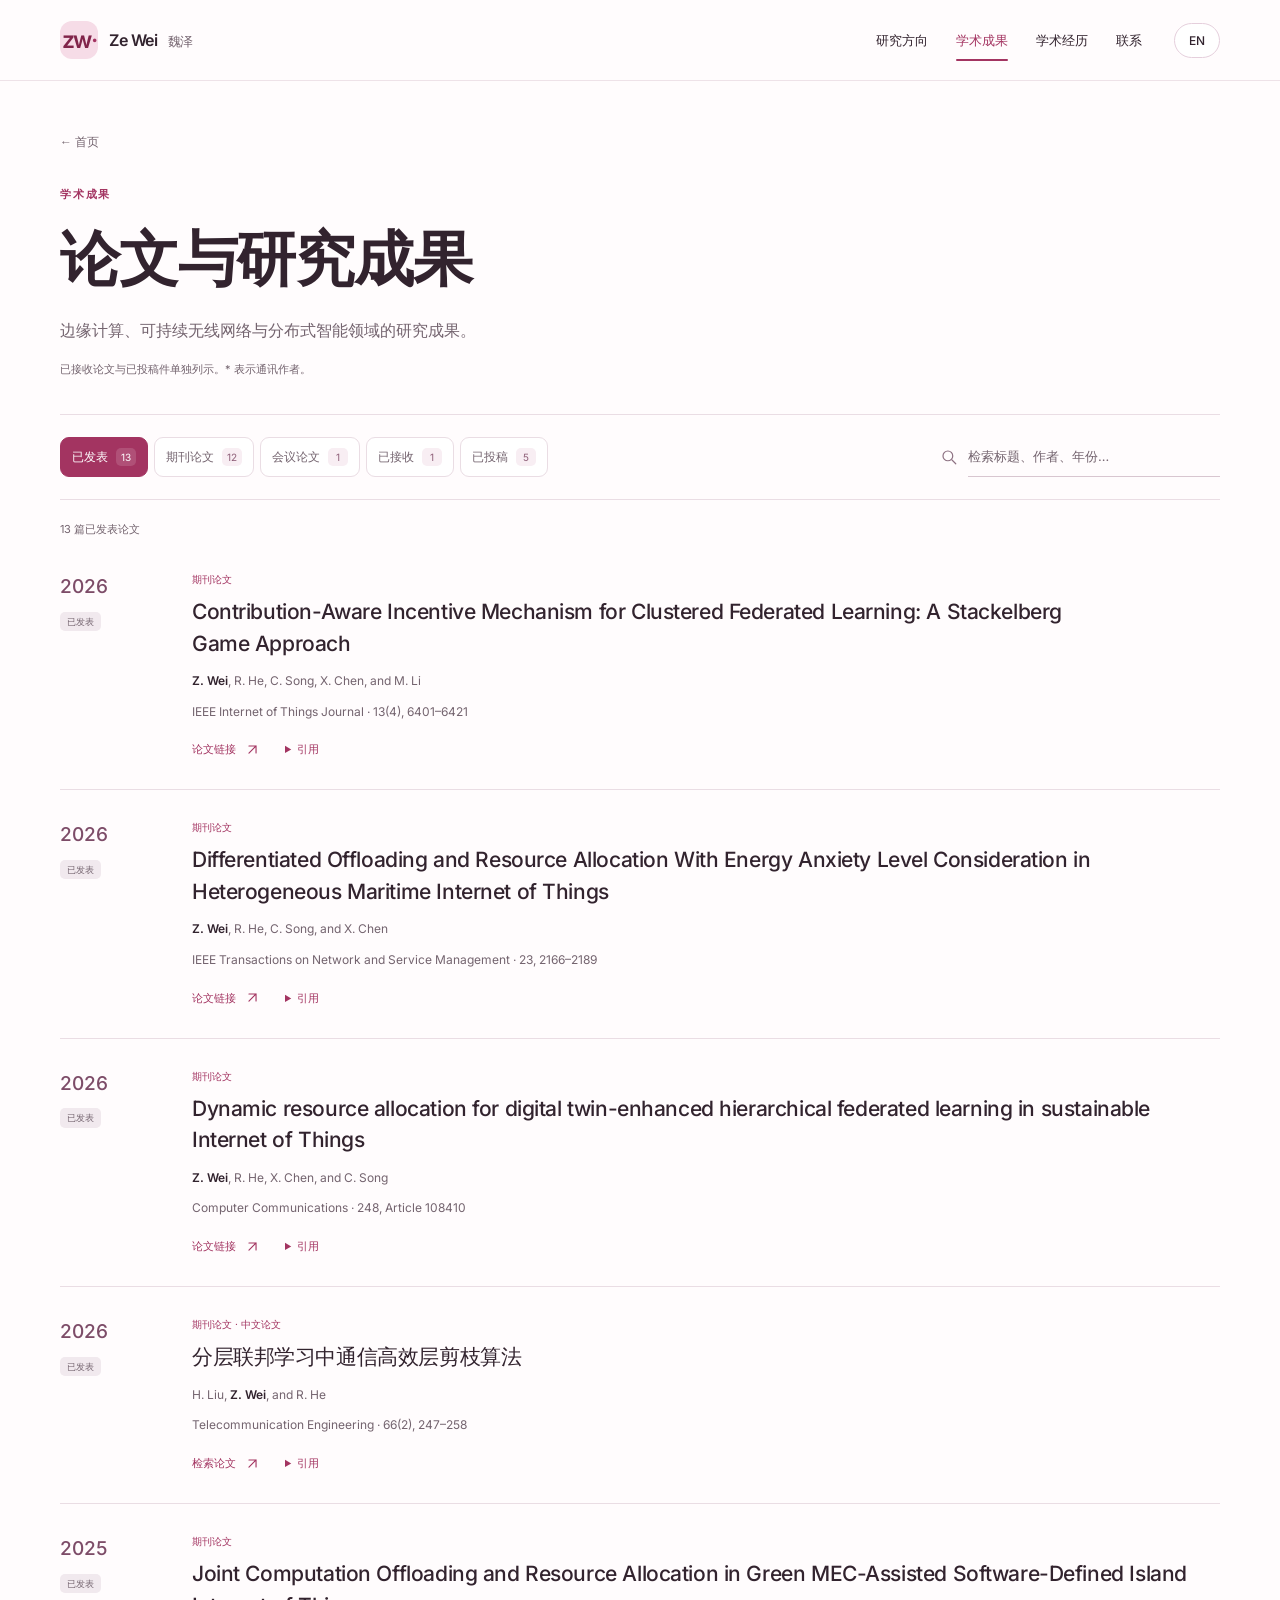
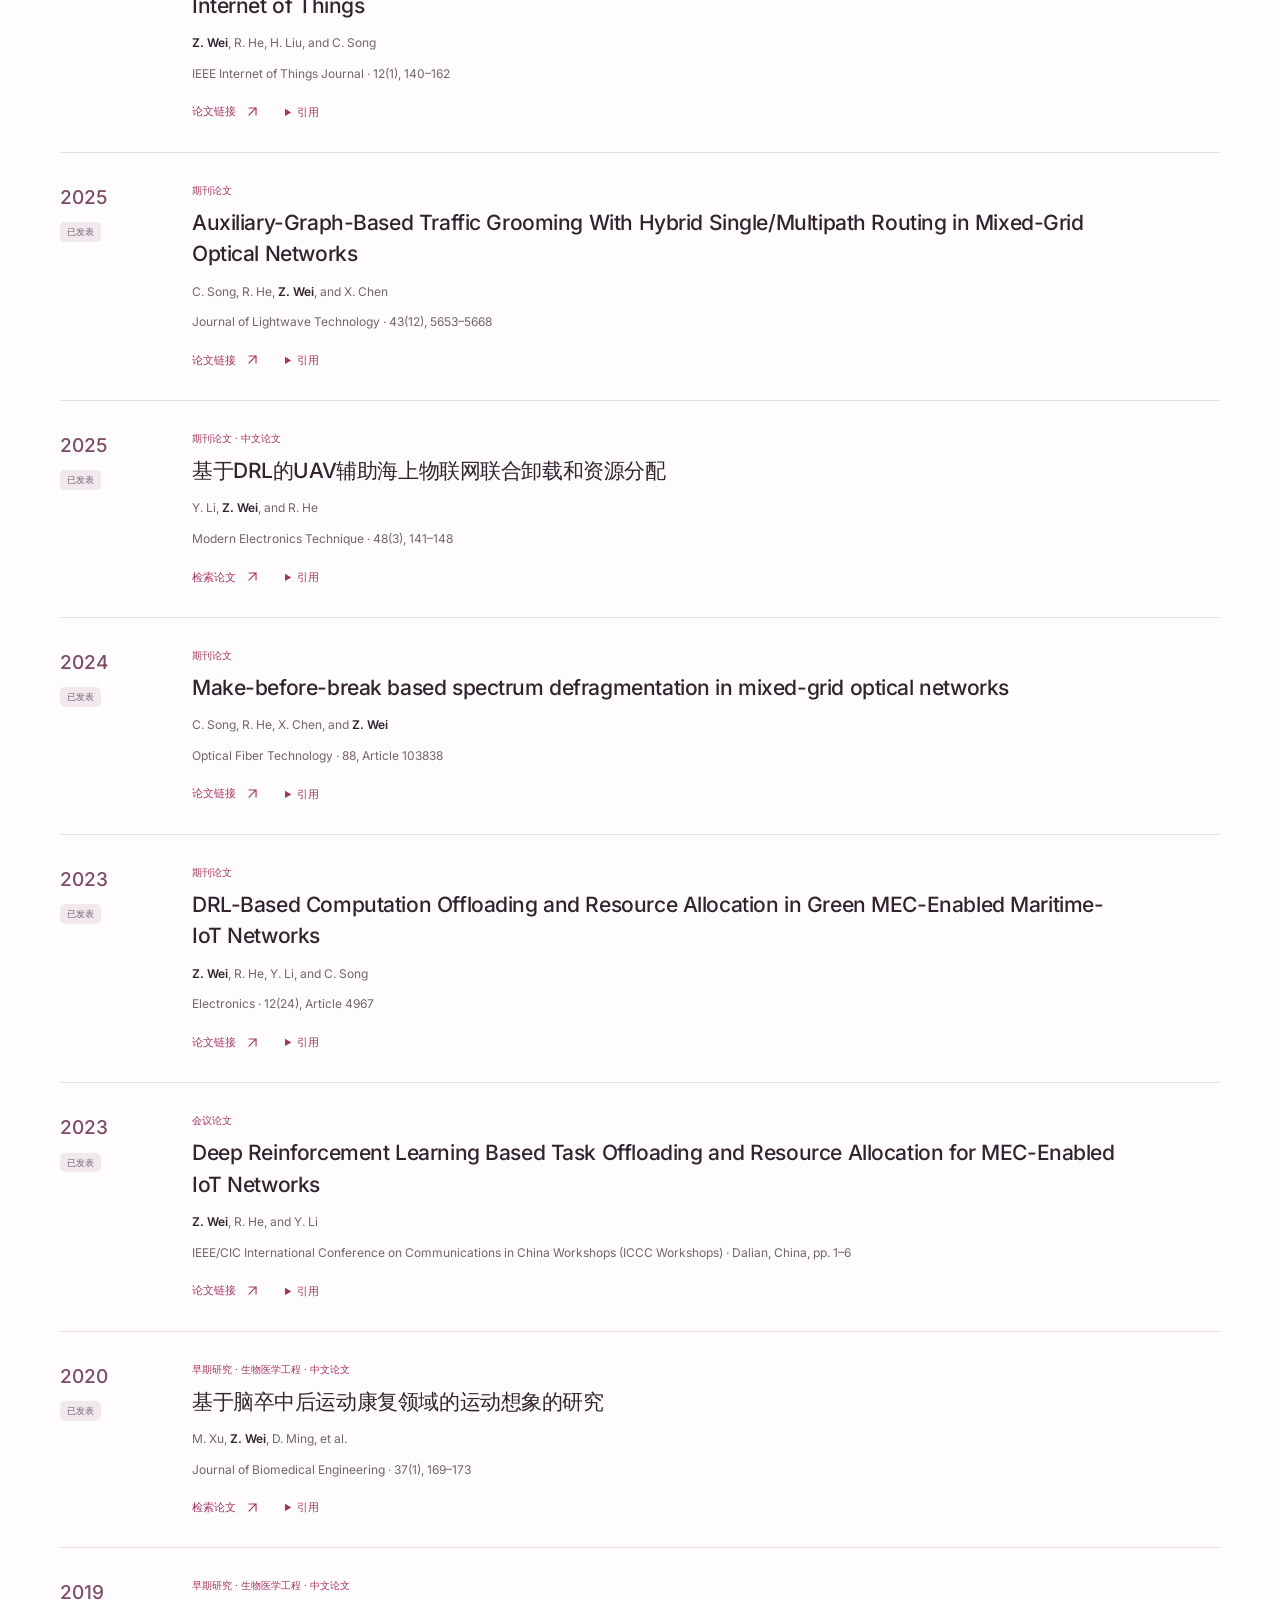
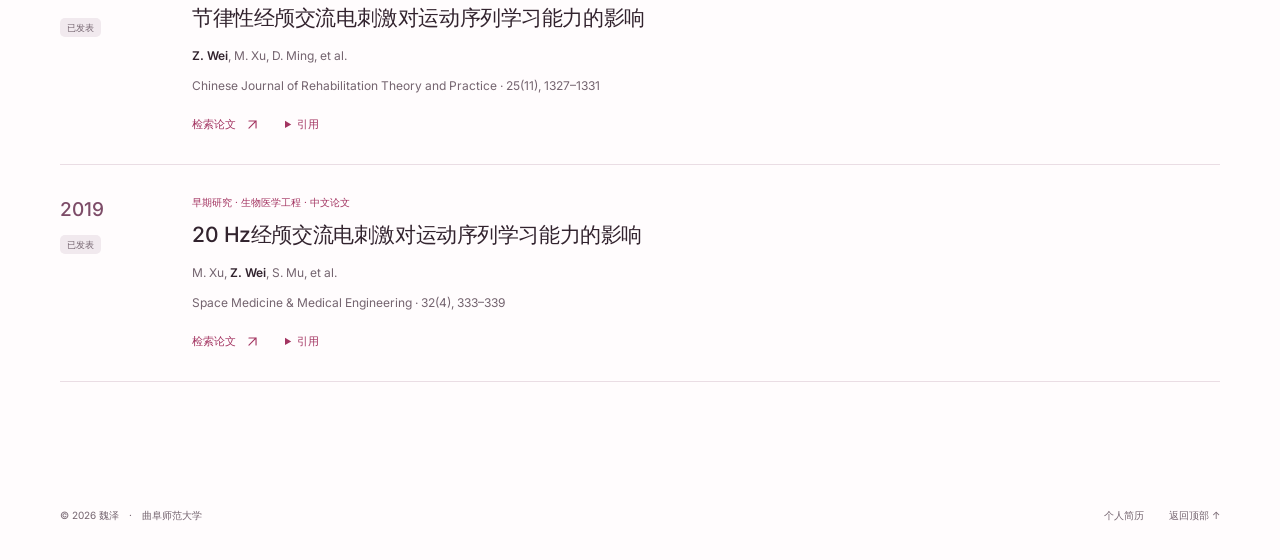
<file: zh/publications.html>
<!doctype html>
<html lang="zh-CN"><head><meta charset="utf-8"><meta name="viewport" content="width=device-width, initial-scale=1"><meta name="theme-color" content="#a33461"><title>学术成果 | 魏泽</title><meta name="description" content="魏泽的已发表论文、已接收论文与已投稿件。"><meta property="og:type" content="website"><meta property="og:title" content="学术成果 | 魏泽"><meta property="og:description" content="魏泽的已发表论文、已接收论文与已投稿件。"><meta property="og:locale" content="zh_CN"><link rel="icon" href="../assets/favicon.svg" type="image/svg+xml"><link rel="alternate" hreflang="en" href="../publications.html"><link rel="stylesheet" href="../style.css"><script src="../site.js" defer></script><noscript><style>@media(max-width:800px){.mobile-nav[hidden]{display:block!important}}.menu-button,.copy-citation,.print-button{display:none!important}</style></noscript></head>
<body id="top" class="page-publications"><a class="skip-link" href="#main">跳至正文</a>
<header class="site-header"><div class="shell header-inner">
<a class="brand" href="index.html" aria-label="魏泽的学术主页"><span class="monogram" aria-hidden="true">zw<span>·</span></span><span>Ze Wei <span class="brand-cn">魏泽</span></span></a>
<nav class="desktop-nav" aria-label="主导航"><a href="index.html#research">研究方向</a><a href="publications.html" aria-current="page">学术成果</a><a href="index.html#experience">学术经历</a><a href="index.html#contact">联系</a></nav>
<div class="header-actions"><a class="language-link" href="../publications.html" lang="en" hreflang="en">EN</a><button class="menu-button" id="menuButton" type="button" aria-expanded="false" aria-controls="mobileNav" aria-label="打开导航"><svg class="icon" width="24" height="24" viewBox="0 0 24 24" fill="none" stroke="currentColor" stroke-width="1.6" stroke-linecap="round" stroke-linejoin="round" aria-hidden="true"><path d="M4 7h16M4 12h16M4 17h16"/></svg></button></div>
</div><nav class="mobile-nav shell" id="mobileNav" hidden aria-label="移动导航"><a href="index.html#research">研究方向</a><a href="publications.html" aria-current="page">学术成果</a><a href="index.html#experience">学术经历</a><a href="index.html#contact">联系</a></nav></header><main id="main"><section class="shell publications-head"><a class="breadcrumb" href="index.html">← 首页</a><p class="eyebrow">学术成果</p><h1>论文与研究成果</h1><p class="page-intro">边缘计算、可持续无线网络与分布式智能领域的研究成果。</p><p class="publication-note">已接收论文与已投稿件单独列示。* 表示通讯作者。</p></section><section class="shell publications-content" aria-label="论文列表"><div class="publication-toolbar"><div class="filters" role="group" aria-label="筛选论文"><button class="filter active" type="button" data-filter="published" aria-pressed="true">已发表<span>13</span></button><button class="filter" type="button" data-filter="journal" aria-pressed="false">期刊论文<span>12</span></button><button class="filter" type="button" data-filter="conference" aria-pressed="false">会议论文<span>1</span></button><button class="filter" type="button" data-filter="accepted" aria-pressed="false">已接收<span>1</span></button><button class="filter" type="button" data-filter="submitted" aria-pressed="false">已投稿<span>5</span></button></div><label class="search-box"><svg class="icon" width="24" height="24" viewBox="0 0 24 24" fill="none" stroke="currentColor" stroke-width="1.6" stroke-linecap="round" stroke-linejoin="round" aria-hidden="true"><circle cx="10.5" cy="10.5" r="6.5"/><path d="m16 16 5 5"/></svg><input id="publicationSearch" type="search" placeholder="检索标题、作者、年份…" aria-label="检索论文"></label></div><p class="results-status" id="resultsStatus" role="status" aria-live="polite">13 篇已发表论文</p><div id="publicationList"><article class="publication" id="paper-incentive" data-status="published" data-kind="journal" ><div class="publication-meta"><span>2026</span><span class="publication-status ">已发表</span></div><div class="publication-body"><div class="publication-tags">期刊论文</div><h2>Contribution-Aware Incentive Mechanism for Clustered Federated Learning: A Stackelberg Game Approach</h2><p class="authors"><strong>Z. Wei</strong>, R. He, C. Song, X. Chen, and M. Li</p><p class="publication-venue">IEEE Internet of Things Journal · 13(4), 6401–6421</p><div class="publication-actions"><a class="paper-link" href="https://doi.org/10.1109/JIOT.2025.3635589" target="_blank" rel="noopener noreferrer">论文链接<svg class="icon" width="24" height="24" viewBox="0 0 24 24" fill="none" stroke="currentColor" stroke-width="1.6" stroke-linecap="round" stroke-linejoin="round" aria-hidden="true"><path d="M7 17 17 7M7 7h10v10"/></svg></a><details class="citation"><summary>引用</summary><div><p class="citation-text">Z. Wei, R. He, C. Song, X. Chen, and M. Li. “Contribution-Aware Incentive Mechanism for Clustered Federated Learning: A Stackelberg Game Approach.” IEEE Internet of Things Journal, 13(4), 6401–6421, 2026. https://doi.org/10.1109/JIOT.2025.3635589</p><button class="copy-citation" type="button"><svg class="icon" width="24" height="24" viewBox="0 0 24 24" fill="none" stroke="currentColor" stroke-width="1.6" stroke-linecap="round" stroke-linejoin="round" aria-hidden="true"><rect x="8" y="8" width="12" height="13" rx="2"/><path d="M15 8V3H3v13h5"/></svg>复制引用</button></div></details></div></div></article><article class="publication" id="paper-anxiety" data-status="published" data-kind="journal" ><div class="publication-meta"><span>2026</span><span class="publication-status ">已发表</span></div><div class="publication-body"><div class="publication-tags">期刊论文</div><h2>Differentiated Offloading and Resource Allocation With Energy Anxiety Level Consideration in Heterogeneous Maritime Internet of Things</h2><p class="authors"><strong>Z. Wei</strong>, R. He, C. Song, and X. Chen</p><p class="publication-venue">IEEE Transactions on Network and Service Management · 23, 2166–2189</p><div class="publication-actions"><a class="paper-link" href="https://doi.org/10.1109/TNSM.2026.3655385" target="_blank" rel="noopener noreferrer">论文链接<svg class="icon" width="24" height="24" viewBox="0 0 24 24" fill="none" stroke="currentColor" stroke-width="1.6" stroke-linecap="round" stroke-linejoin="round" aria-hidden="true"><path d="M7 17 17 7M7 7h10v10"/></svg></a><details class="citation"><summary>引用</summary><div><p class="citation-text">Z. Wei, R. He, C. Song, and X. Chen. “Differentiated Offloading and Resource Allocation With Energy Anxiety Level Consideration in Heterogeneous Maritime Internet of Things.” IEEE Transactions on Network and Service Management, 23, 2166–2189, 2026. https://doi.org/10.1109/TNSM.2026.3655385</p><button class="copy-citation" type="button"><svg class="icon" width="24" height="24" viewBox="0 0 24 24" fill="none" stroke="currentColor" stroke-width="1.6" stroke-linecap="round" stroke-linejoin="round" aria-hidden="true"><rect x="8" y="8" width="12" height="13" rx="2"/><path d="M15 8V3H3v13h5"/></svg>复制引用</button></div></details></div></div></article><article class="publication" id="paper-twin" data-status="published" data-kind="journal" ><div class="publication-meta"><span>2026</span><span class="publication-status ">已发表</span></div><div class="publication-body"><div class="publication-tags">期刊论文</div><h2>Dynamic resource allocation for digital twin-enhanced hierarchical federated learning in sustainable Internet of Things</h2><p class="authors"><strong>Z. Wei</strong>, R. He, X. Chen, and C. Song</p><p class="publication-venue">Computer Communications · 248, Article 108410</p><div class="publication-actions"><a class="paper-link" href="https://doi.org/10.1016/j.comcom.2025.108410" target="_blank" rel="noopener noreferrer">论文链接<svg class="icon" width="24" height="24" viewBox="0 0 24 24" fill="none" stroke="currentColor" stroke-width="1.6" stroke-linecap="round" stroke-linejoin="round" aria-hidden="true"><path d="M7 17 17 7M7 7h10v10"/></svg></a><details class="citation"><summary>引用</summary><div><p class="citation-text">Z. Wei, R. He, X. Chen, and C. Song. “Dynamic resource allocation for digital twin-enhanced hierarchical federated learning in sustainable Internet of Things.” Computer Communications, 248, Article 108410, 2026. https://doi.org/10.1016/j.comcom.2025.108410</p><button class="copy-citation" type="button"><svg class="icon" width="24" height="24" viewBox="0 0 24 24" fill="none" stroke="currentColor" stroke-width="1.6" stroke-linecap="round" stroke-linejoin="round" aria-hidden="true"><rect x="8" y="8" width="12" height="13" rx="2"/><path d="M15 8V3H3v13h5"/></svg>复制引用</button></div></details></div></div></article><article class="publication" id="paper-pruning" data-status="published" data-kind="journal" ><div class="publication-meta"><span>2026</span><span class="publication-status ">已发表</span></div><div class="publication-body"><div class="publication-tags">期刊论文 · 中文论文</div><h2>分层联邦学习中通信高效层剪枝算法</h2><p class="authors">H. Liu, <strong>Z. Wei</strong>, and R. He</p><p class="publication-venue">Telecommunication Engineering · 66(2), 247–258</p><div class="publication-actions"><a class="paper-link" href="https://scholar.google.com/scholar?q=%22%E5%88%86%E5%B1%82%E8%81%94%E9%82%A6%E5%AD%A6%E4%B9%A0%E4%B8%AD%E9%80%9A%E4%BF%A1%E9%AB%98%E6%95%88%E5%B1%82%E5%89%AA%E6%9E%9D%E7%AE%97%E6%B3%95%22" target="_blank" rel="noopener noreferrer">检索论文<svg class="icon" width="24" height="24" viewBox="0 0 24 24" fill="none" stroke="currentColor" stroke-width="1.6" stroke-linecap="round" stroke-linejoin="round" aria-hidden="true"><path d="M7 17 17 7M7 7h10v10"/></svg></a><details class="citation"><summary>引用</summary><div><p class="citation-text">H. Liu, Z. Wei, and R. He. “Communication-efficient layer pruning for hierarchical federated learning.” Telecommunication Engineering, 66(2), 247–258, 2026.</p><button class="copy-citation" type="button"><svg class="icon" width="24" height="24" viewBox="0 0 24 24" fill="none" stroke="currentColor" stroke-width="1.6" stroke-linecap="round" stroke-linejoin="round" aria-hidden="true"><rect x="8" y="8" width="12" height="13" rx="2"/><path d="M15 8V3H3v13h5"/></svg>复制引用</button></div></details></div></div></article><article class="publication" id="paper-island" data-status="published" data-kind="journal" ><div class="publication-meta"><span>2025</span><span class="publication-status ">已发表</span></div><div class="publication-body"><div class="publication-tags">期刊论文</div><h2>Joint Computation Offloading and Resource Allocation in Green MEC-Assisted Software-Defined Island Internet of Things</h2><p class="authors"><strong>Z. Wei</strong>, R. He, H. Liu, and C. Song</p><p class="publication-venue">IEEE Internet of Things Journal · 12(1), 140–162</p><div class="publication-actions"><a class="paper-link" href="https://doi.org/10.1109/JIOT.2024.3459098" target="_blank" rel="noopener noreferrer">论文链接<svg class="icon" width="24" height="24" viewBox="0 0 24 24" fill="none" stroke="currentColor" stroke-width="1.6" stroke-linecap="round" stroke-linejoin="round" aria-hidden="true"><path d="M7 17 17 7M7 7h10v10"/></svg></a><details class="citation"><summary>引用</summary><div><p class="citation-text">Z. Wei, R. He, H. Liu, and C. Song. “Joint Computation Offloading and Resource Allocation in Green MEC-Assisted Software-Defined Island Internet of Things.” IEEE Internet of Things Journal, 12(1), 140–162, 2025. https://doi.org/10.1109/JIOT.2024.3459098</p><button class="copy-citation" type="button"><svg class="icon" width="24" height="24" viewBox="0 0 24 24" fill="none" stroke="currentColor" stroke-width="1.6" stroke-linecap="round" stroke-linejoin="round" aria-hidden="true"><rect x="8" y="8" width="12" height="13" rx="2"/><path d="M15 8V3H3v13h5"/></svg>复制引用</button></div></details></div></div></article><article class="publication" id="paper-optical" data-status="published" data-kind="journal" ><div class="publication-meta"><span>2025</span><span class="publication-status ">已发表</span></div><div class="publication-body"><div class="publication-tags">期刊论文</div><h2>Auxiliary-Graph-Based Traffic Grooming With Hybrid Single/Multipath Routing in Mixed-Grid Optical Networks</h2><p class="authors">C. Song, R. He, <strong>Z. Wei</strong>, and X. Chen</p><p class="publication-venue">Journal of Lightwave Technology · 43(12), 5653–5668</p><div class="publication-actions"><a class="paper-link" href="https://ieeexplore.ieee.org/document/10935616/" target="_blank" rel="noopener noreferrer">论文链接<svg class="icon" width="24" height="24" viewBox="0 0 24 24" fill="none" stroke="currentColor" stroke-width="1.6" stroke-linecap="round" stroke-linejoin="round" aria-hidden="true"><path d="M7 17 17 7M7 7h10v10"/></svg></a><details class="citation"><summary>引用</summary><div><p class="citation-text">C. Song, R. He, Z. Wei, and X. Chen. “Auxiliary-Graph-Based Traffic Grooming With Hybrid Single/Multipath Routing in Mixed-Grid Optical Networks.” Journal of Lightwave Technology, 43(12), 5653–5668, 2025.</p><button class="copy-citation" type="button"><svg class="icon" width="24" height="24" viewBox="0 0 24 24" fill="none" stroke="currentColor" stroke-width="1.6" stroke-linecap="round" stroke-linejoin="round" aria-hidden="true"><rect x="8" y="8" width="12" height="13" rx="2"/><path d="M15 8V3H3v13h5"/></svg>复制引用</button></div></details></div></div></article><article class="publication" id="paper-uav" data-status="published" data-kind="journal" ><div class="publication-meta"><span>2025</span><span class="publication-status ">已发表</span></div><div class="publication-body"><div class="publication-tags">期刊论文 · 中文论文</div><h2>基于DRL的UAV辅助海上物联网联合卸载和资源分配</h2><p class="authors">Y. Li, <strong>Z. Wei</strong>, and R. He</p><p class="publication-venue">Modern Electronics Technique · 48(3), 141–148</p><div class="publication-actions"><a class="paper-link" href="https://scholar.google.com/scholar?q=%22%E5%9F%BA%E4%BA%8EDRL%E7%9A%84UAV%E8%BE%85%E5%8A%A9%E6%B5%B7%E4%B8%8A%E7%89%A9%E8%81%94%E7%BD%91%E8%81%94%E5%90%88%E5%8D%B8%E8%BD%BD%E5%92%8C%E8%B5%84%E6%BA%90%E5%88%86%E9%85%8D%22" target="_blank" rel="noopener noreferrer">检索论文<svg class="icon" width="24" height="24" viewBox="0 0 24 24" fill="none" stroke="currentColor" stroke-width="1.6" stroke-linecap="round" stroke-linejoin="round" aria-hidden="true"><path d="M7 17 17 7M7 7h10v10"/></svg></a><details class="citation"><summary>引用</summary><div><p class="citation-text">Y. Li, Z. Wei, and R. He. “Joint offloading and resource allocation for DRL-based UAV-assisted maritime Internet of Things.” Modern Electronics Technique, 48(3), 141–148, 2025.</p><button class="copy-citation" type="button"><svg class="icon" width="24" height="24" viewBox="0 0 24 24" fill="none" stroke="currentColor" stroke-width="1.6" stroke-linecap="round" stroke-linejoin="round" aria-hidden="true"><rect x="8" y="8" width="12" height="13" rx="2"/><path d="M15 8V3H3v13h5"/></svg>复制引用</button></div></details></div></div></article><article class="publication" id="paper-spectrum" data-status="published" data-kind="journal" ><div class="publication-meta"><span>2024</span><span class="publication-status ">已发表</span></div><div class="publication-body"><div class="publication-tags">期刊论文</div><h2>Make-before-break based spectrum defragmentation in mixed-grid optical networks</h2><p class="authors">C. Song, R. He, X. Chen, and <strong>Z. Wei</strong></p><p class="publication-venue">Optical Fiber Technology · 88, Article 103838</p><div class="publication-actions"><a class="paper-link" href="https://doi.org/10.1016/j.yofte.2024.103838" target="_blank" rel="noopener noreferrer">论文链接<svg class="icon" width="24" height="24" viewBox="0 0 24 24" fill="none" stroke="currentColor" stroke-width="1.6" stroke-linecap="round" stroke-linejoin="round" aria-hidden="true"><path d="M7 17 17 7M7 7h10v10"/></svg></a><details class="citation"><summary>引用</summary><div><p class="citation-text">C. Song, R. He, X. Chen, and Z. Wei. “Make-before-break based spectrum defragmentation in mixed-grid optical networks.” Optical Fiber Technology, 88, Article 103838, 2024. https://doi.org/10.1016/j.yofte.2024.103838</p><button class="copy-citation" type="button"><svg class="icon" width="24" height="24" viewBox="0 0 24 24" fill="none" stroke="currentColor" stroke-width="1.6" stroke-linecap="round" stroke-linejoin="round" aria-hidden="true"><rect x="8" y="8" width="12" height="13" rx="2"/><path d="M15 8V3H3v13h5"/></svg>复制引用</button></div></details></div></div></article><article class="publication" id="paper-drl" data-status="published" data-kind="journal" ><div class="publication-meta"><span>2023</span><span class="publication-status ">已发表</span></div><div class="publication-body"><div class="publication-tags">期刊论文</div><h2>DRL-Based Computation Offloading and Resource Allocation in Green MEC-Enabled Maritime-IoT Networks</h2><p class="authors"><strong>Z. Wei</strong>, R. He, Y. Li, and C. Song</p><p class="publication-venue">Electronics · 12(24), Article 4967</p><div class="publication-actions"><a class="paper-link" href="https://doi.org/10.3390/electronics12244967" target="_blank" rel="noopener noreferrer">论文链接<svg class="icon" width="24" height="24" viewBox="0 0 24 24" fill="none" stroke="currentColor" stroke-width="1.6" stroke-linecap="round" stroke-linejoin="round" aria-hidden="true"><path d="M7 17 17 7M7 7h10v10"/></svg></a><details class="citation"><summary>引用</summary><div><p class="citation-text">Z. Wei, R. He, Y. Li, and C. Song. “DRL-Based Computation Offloading and Resource Allocation in Green MEC-Enabled Maritime-IoT Networks.” Electronics, 12(24), Article 4967, 2023. https://doi.org/10.3390/electronics12244967</p><button class="copy-citation" type="button"><svg class="icon" width="24" height="24" viewBox="0 0 24 24" fill="none" stroke="currentColor" stroke-width="1.6" stroke-linecap="round" stroke-linejoin="round" aria-hidden="true"><rect x="8" y="8" width="12" height="13" rx="2"/><path d="M15 8V3H3v13h5"/></svg>复制引用</button></div></details></div></div></article><article class="publication" id="paper-conference" data-status="published" data-kind="conference" ><div class="publication-meta"><span>2023</span><span class="publication-status ">已发表</span></div><div class="publication-body"><div class="publication-tags">会议论文</div><h2>Deep Reinforcement Learning Based Task Offloading and Resource Allocation for MEC-Enabled IoT Networks</h2><p class="authors"><strong>Z. Wei</strong>, R. He, and Y. Li</p><p class="publication-venue">IEEE/CIC International Conference on Communications in China Workshops (ICCC Workshops) · Dalian, China, pp. 1–6</p><div class="publication-actions"><a class="paper-link" href="https://doi.org/10.1109/ICCCWorkshops57813.2023.10233832" target="_blank" rel="noopener noreferrer">论文链接<svg class="icon" width="24" height="24" viewBox="0 0 24 24" fill="none" stroke="currentColor" stroke-width="1.6" stroke-linecap="round" stroke-linejoin="round" aria-hidden="true"><path d="M7 17 17 7M7 7h10v10"/></svg></a><details class="citation"><summary>引用</summary><div><p class="citation-text">Z. Wei, R. He, and Y. Li. “Deep Reinforcement Learning Based Task Offloading and Resource Allocation for MEC-Enabled IoT Networks.” IEEE/CIC International Conference on Communications in China Workshops (ICCC Workshops), Dalian, China, pp. 1–6, 2023. https://doi.org/10.1109/ICCCWorkshops57813.2023.10233832</p><button class="copy-citation" type="button"><svg class="icon" width="24" height="24" viewBox="0 0 24 24" fill="none" stroke="currentColor" stroke-width="1.6" stroke-linecap="round" stroke-linejoin="round" aria-hidden="true"><rect x="8" y="8" width="12" height="13" rx="2"/><path d="M15 8V3H3v13h5"/></svg>复制引用</button></div></details></div></div></article><article class="publication" id="paper-motor" data-status="published" data-kind="journal" ><div class="publication-meta"><span>2020</span><span class="publication-status ">已发表</span></div><div class="publication-body"><div class="publication-tags">早期研究 · 生物医学工程 · 中文论文</div><h2>基于脑卒中后运动康复领域的运动想象的研究</h2><p class="authors">M. Xu, <strong>Z. Wei</strong>, D. Ming, et al.</p><p class="publication-venue">Journal of Biomedical Engineering · 37(1), 169–173</p><div class="publication-actions"><a class="paper-link" href="https://scholar.google.com/scholar?q=%22%E5%9F%BA%E4%BA%8E%E8%84%91%E5%8D%92%E4%B8%AD%E5%90%8E%E8%BF%90%E5%8A%A8%E5%BA%B7%E5%A4%8D%E9%A2%86%E5%9F%9F%E7%9A%84%E8%BF%90%E5%8A%A8%E6%83%B3%E8%B1%A1%E7%9A%84%E7%A0%94%E7%A9%B6%22" target="_blank" rel="noopener noreferrer">检索论文<svg class="icon" width="24" height="24" viewBox="0 0 24 24" fill="none" stroke="currentColor" stroke-width="1.6" stroke-linecap="round" stroke-linejoin="round" aria-hidden="true"><path d="M7 17 17 7M7 7h10v10"/></svg></a><details class="citation"><summary>引用</summary><div><p class="citation-text">M. Xu, Z. Wei, D. Ming, et al. “Motor imagery research for post-stroke motor rehabilitation.” Journal of Biomedical Engineering, 37(1), 169–173, 2020.</p><button class="copy-citation" type="button"><svg class="icon" width="24" height="24" viewBox="0 0 24 24" fill="none" stroke="currentColor" stroke-width="1.6" stroke-linecap="round" stroke-linejoin="round" aria-hidden="true"><rect x="8" y="8" width="12" height="13" rx="2"/><path d="M15 8V3H3v13h5"/></svg>复制引用</button></div></details></div></div></article><article class="publication" id="paper-rhythmic" data-status="published" data-kind="journal" ><div class="publication-meta"><span>2019</span><span class="publication-status ">已发表</span></div><div class="publication-body"><div class="publication-tags">早期研究 · 生物医学工程 · 中文论文</div><h2>节律性经颅交流电刺激对运动序列学习能力的影响</h2><p class="authors"><strong>Z. Wei</strong>, M. Xu, D. Ming, et al.</p><p class="publication-venue">Chinese Journal of Rehabilitation Theory and Practice · 25(11), 1327–1331</p><div class="publication-actions"><a class="paper-link" href="https://scholar.google.com/scholar?q=%22%E8%8A%82%E5%BE%8B%E6%80%A7%E7%BB%8F%E9%A2%85%E4%BA%A4%E6%B5%81%E7%94%B5%E5%88%BA%E6%BF%80%E5%AF%B9%E8%BF%90%E5%8A%A8%E5%BA%8F%E5%88%97%E5%AD%A6%E4%B9%A0%E8%83%BD%E5%8A%9B%E7%9A%84%E5%BD%B1%E5%93%8D%22" target="_blank" rel="noopener noreferrer">检索论文<svg class="icon" width="24" height="24" viewBox="0 0 24 24" fill="none" stroke="currentColor" stroke-width="1.6" stroke-linecap="round" stroke-linejoin="round" aria-hidden="true"><path d="M7 17 17 7M7 7h10v10"/></svg></a><details class="citation"><summary>引用</summary><div><p class="citation-text">Z. Wei, M. Xu, D. Ming, et al. “Effects of rhythmic transcranial alternating current stimulation on motor sequence learning.” Chinese Journal of Rehabilitation Theory and Practice, 25(11), 1327–1331, 2019.</p><button class="copy-citation" type="button"><svg class="icon" width="24" height="24" viewBox="0 0 24 24" fill="none" stroke="currentColor" stroke-width="1.6" stroke-linecap="round" stroke-linejoin="round" aria-hidden="true"><rect x="8" y="8" width="12" height="13" rx="2"/><path d="M15 8V3H3v13h5"/></svg>复制引用</button></div></details></div></div></article><article class="publication" id="paper-twenty" data-status="published" data-kind="journal" ><div class="publication-meta"><span>2019</span><span class="publication-status ">已发表</span></div><div class="publication-body"><div class="publication-tags">早期研究 · 生物医学工程 · 中文论文</div><h2>20 Hz经颅交流电刺激对运动序列学习能力的影响</h2><p class="authors">M. Xu, <strong>Z. Wei</strong>, S. Mu, et al.</p><p class="publication-venue">Space Medicine &amp; Medical Engineering · 32(4), 333–339</p><div class="publication-actions"><a class="paper-link" href="https://scholar.google.com/scholar?q=%2220%20Hz%E7%BB%8F%E9%A2%85%E4%BA%A4%E6%B5%81%E7%94%B5%E5%88%BA%E6%BF%80%E5%AF%B9%E8%BF%90%E5%8A%A8%E5%BA%8F%E5%88%97%E5%AD%A6%E4%B9%A0%E8%83%BD%E5%8A%9B%E7%9A%84%E5%BD%B1%E5%93%8D%22" target="_blank" rel="noopener noreferrer">检索论文<svg class="icon" width="24" height="24" viewBox="0 0 24 24" fill="none" stroke="currentColor" stroke-width="1.6" stroke-linecap="round" stroke-linejoin="round" aria-hidden="true"><path d="M7 17 17 7M7 7h10v10"/></svg></a><details class="citation"><summary>引用</summary><div><p class="citation-text">M. Xu, Z. Wei, S. Mu, et al. “Effects of 20-Hz transcranial alternating current stimulation on motor sequence learning.” Space Medicine &amp; Medical Engineering, 32(4), 333–339, 2019.</p><button class="copy-citation" type="button"><svg class="icon" width="24" height="24" viewBox="0 0 24 24" fill="none" stroke="currentColor" stroke-width="1.6" stroke-linecap="round" stroke-linejoin="round" aria-hidden="true"><rect x="8" y="8" width="12" height="13" rx="2"/><path d="M15 8V3H3v13h5"/></svg>复制引用</button></div></details></div></div></article><article class="publication" id="paper-vehicular" data-status="accepted" data-kind="journal" hidden><div class="publication-meta"><span>—</span><span class="publication-status status-accepted">已接收</span></div><div class="publication-body"><div class="publication-tags">期刊论文</div><h2>Vehicular network caching based on hybrid convolutional VAE and dynamic clustered federated learning</h2><p class="authors">M. Li, <strong>Z. Wei</strong>, and R. He</p><p class="publication-venue">Telecommunication Engineering · In Chinese</p><div class="publication-actions"></div></div></article><article class="publication" id="paper-survivability" data-status="submitted" data-kind="journal" hidden><div class="publication-meta"><span>2026</span><span class="publication-status status-submitted">已投稿</span></div><div class="publication-body"><div class="publication-tags">期刊论文</div><h2>Survivability-Oriented Task Offloading and Energy Scheduling for Tidal-Powered Island IoT</h2><p class="authors"><strong>Z. Wei</strong>, Y. Zhang, R. He, and B. Lin</p><p class="publication-venue">投稿至 IEEE Communications Letters</p><div class="publication-actions"></div></div></article><article class="publication" id="paper-forecast" data-status="submitted" data-kind="journal" hidden><div class="publication-meta"><span>2026</span><span class="publication-status status-submitted">已投稿</span></div><div class="publication-body"><div class="publication-tags">期刊论文</div><h2>Forecast-Aided Resilience Scheduling for Tidal-Powered Consumer IoT with Energy-Aware Base-Station Edge Cooperation</h2><p class="authors"><strong>Z. Wei</strong>, Y. Zhang, R. He, and B. Lin</p><p class="publication-venue">投稿至 IEEE Transactions on Consumer Electronics</p><div class="publication-actions"></div></div></article><article class="publication" id="paper-industrial" data-status="submitted" data-kind="journal" hidden><div class="publication-meta"><span>2026</span><span class="publication-status status-submitted">已投稿</span></div><div class="publication-body"><div class="publication-tags">期刊论文</div><h2>Digital-Twin-Assisted Multi-Timescale AI Service Deployment and Inference Orchestration for Industrial Edge Networks</h2><p class="authors">Y. Zhang, <strong>Z. Wei<sup>*</sup></strong>, Z. Na, and B. Lin</p><p class="publication-venue">投稿至 IEEE Transactions on Services Computing</p><div class="publication-actions"></div></div></article><article class="publication" id="paper-learning" data-status="submitted" data-kind="journal" hidden><div class="publication-meta"><span>2026</span><span class="publication-status status-submitted">已投稿</span></div><div class="publication-body"><div class="publication-tags">期刊论文</div><h2>Learning-Augmented Online Task-Energy Co-Reconfiguration for Freshness-Aware Maritime Edge Computing</h2><p class="authors"><strong>Z. Wei</strong>, Y. Zhang, R. He, B. Lin, and G. Li</p><p class="publication-venue">投稿至 IEEE Transactions on Mobile Computing</p><div class="publication-actions"></div></div></article><article class="publication" id="paper-grid" data-status="submitted" data-kind="journal" hidden><div class="publication-meta"><span>2026</span><span class="publication-status status-submitted">已投稿</span></div><div class="publication-body"><div class="publication-tags">期刊论文</div><h2>Grid-Certifiable Spatio-Temporal Computing Flexibility for Renewable-Rich Distribution Networks</h2><p class="authors"><strong>Z. Wei</strong>, Y. Zhang, R. He, B. Lin, and G. Li</p><p class="publication-venue">投稿至 IEEE Transactions on Sustainable Energy</p><div class="publication-actions"></div></div></article></div><p class="empty-state" id="emptyState" hidden>没有匹配的论文，请尝试其他关键词或分类。</p><noscript><style>.publication[hidden]{display:grid!important}.publication-toolbar,.results-status{display:none!important}</style><p>以下展示所有状态的论文记录。</p></noscript></section></main><footer class="site-footer shell"><p>© 2026 魏泽<span class="footer-dot">·</span>曲阜师范大学</p><div><a href="cv.html">个人简历</a><a href="#top">返回顶部 ↑</a></div></footer></body></html>
</file>
<file: style.css>
@font-face{font-family:Inter;src:url('assets/fonts/Inter-400.ttf') format('truetype');font-weight:400;font-display:swap}
@font-face{font-family:Inter;src:url('assets/fonts/Inter-500.ttf') format('truetype');font-weight:500;font-display:swap}
@font-face{font-family:Inter;src:url('assets/fonts/Inter-600.ttf') format('truetype');font-weight:600;font-display:swap}
@font-face{font-family:Inter;src:url('assets/fonts/Inter-700.ttf') format('truetype');font-weight:700;font-display:swap}
:root{--ink:#32232e;--muted:#74646f;--rose:#a33461;--rose-dark:#81244a;--pink:#f4d5e0;--paper:#fffcfd;--line:#eadde4;--soft:#f9f0f4;--plum:#452a3b;--max:1160px;--radius:24px}
*,*::before,*::after{box-sizing:border-box}
html{scroll-behavior:smooth;scroll-padding-top:100px}
body{margin:0;background:var(--paper);color:var(--ink);font-family:Inter,'PingFang SC','Microsoft YaHei',sans-serif;font-size:16px;line-height:1.75;-webkit-font-smoothing:antialiased}
body:has(.hero){background:radial-gradient(ellipse at 87% 260px,#f9dfea 0,transparent 650px),var(--paper)}
a{color:inherit;text-decoration:none}
a,button,input{ -webkit-tap-highlight-color:transparent}
a:hover{color:var(--rose)}
button,input{font:inherit}
button{cursor:pointer}
button:disabled{cursor:default}
button:focus-visible,a:focus-visible,input:focus-visible,summary:focus-visible{outline:3px solid var(--rose);outline-offset:5px}
::selection{background:#f3bfd3;color:#382331}
h1,h2,h3,p{margin:0}
h1,h2,h3{line-height:1.25;font-weight:600;letter-spacing:-.035em;text-wrap:pretty}
p{text-wrap:pretty}
h2{font-size:40px}
h3{font-size:23px}
img{display:block;max-width:100%;height:auto}
[hidden]{display:none!important}
.shell{width:min(var(--max),calc(100% - 80px));margin-inline:auto}
.icon{width:21px;height:21px;flex:none;vertical-align:middle}
.section{padding-block:92px}
.eyebrow,.mini-label{font-size:11px;font-weight:600;letter-spacing:.16em;line-height:1.6;color:var(--rose);text-transform:uppercase}
.eyebrow{margin-bottom:17px}
.mini-label{letter-spacing:.09em}
.small-index{font-size:13px;color:var(--rose);font-variant-numeric:tabular-nums}
.skip-link{position:absolute;top:-100px;left:20px;z-index:100;background:var(--ink);color:white;padding:12px 18px;border-radius:8px}
.skip-link:focus{top:12px;color:white}
.site-header{position:sticky;top:0;z-index:20;background:rgba(255,252,253,.94);backdrop-filter:blur(18px);border-bottom:1px solid rgba(234,221,228,.8)}
.header-inner{display:flex;align-items:center;gap:32px;min-height:80px}
.brand{display:flex;align-items:center;gap:11px;font-size:16px;font-weight:600;white-space:nowrap;letter-spacing:-.03em}
.monogram{width:38px;height:38px;display:flex;align-items:center;justify-content:center;border-radius:12px;background:#f6dce7;color:var(--rose-dark);font-weight:600;font-size:23px;letter-spacing:-.08em}
.monogram span{color:var(--rose);margin-left:1px}
.brand-cn{color:var(--muted);font-size:13px;font-weight:400;margin-left:7px}
.desktop-nav{display:flex;gap:28px;align-items:center;margin-left:auto;font-size:13px;font-weight:500}
.desktop-nav a{padding-block:27px;position:relative}
.desktop-nav a[aria-current=page]{color:var(--rose)}
.desktop-nav a[aria-current=page]::after{content:'';position:absolute;bottom:17px;left:0;right:0;height:2px;background:var(--rose);border-radius:2px}
.header-actions{display:flex;align-items:center;gap:14px}
.language-link{border:1px solid #e5cfdc;border-radius:24px;padding:6px 14px;font-size:12px;font-weight:500;background:white}
.language-link:hover{background:var(--soft)}
.menu-button{display:none;width:40px;height:40px;border:1px solid var(--line);border-radius:12px;background:white;color:var(--ink);align-items:center;justify-content:center}
.mobile-nav{padding-block:10px 18px}
.mobile-nav a{display:block;padding:10px 5px;border-bottom:1px solid var(--line);font-size:15px}
.hero{display:grid;grid-template-columns:minmax(0,1.35fr) minmax(0,1fr);gap:70px;align-items:center;padding-block:80px 94px;min-height:700px}
.hero-eyebrow{display:flex;align-items:center;gap:10px;font-size:10px;letter-spacing:.2em}
.rose-dot{width:7px;height:7px;border-radius:50%;background:#bb4a7a;box-shadow:0 0 0 5px #f6dfea}
.hero h1{font-size:80px;letter-spacing:-.065em;display:flex;align-items:baseline;gap:20px;line-height:1.12}
.name-secondary{font-size:23px;color:var(--muted);font-weight:400;letter-spacing:.04em}
.hero-role{font-size:15px;font-weight:500;margin-top:19px}
.hero-role span{color:#b9a4b0;padding-inline:6px}
.hero-school{font-size:14px;color:var(--muted);margin-top:2px}
.hero-statement{font-size:31px;line-height:1.35;letter-spacing:-.035em;margin-top:33px;font-weight:500}
.hero-statement em{font-style:normal;color:var(--rose)}
.hero-intro{margin-top:18px;font-size:15px;line-height:1.8;color:var(--muted);max-width:470px}
.hero-buttons{display:flex;gap:12px;flex-wrap:wrap;margin-top:28px}
.button{display:inline-flex;align-items:center;justify-content:center;gap:12px;font-size:13px;font-weight:500;line-height:1.5;border:1px solid transparent;min-height:46px;padding:12px 19px;border-radius:12px;transition:background .2s,transform .2s}
.button-primary{color:white;background:var(--rose);box-shadow:0 5px 16px #a3346118}
.button-primary:hover{color:white;background:var(--rose-dark);transform:translateY(-2px)}
.button-light{color:var(--ink);border-color:#e8d4df;background:rgba(255,255,255,.7)}
.button-light:hover{background:white}
.button .icon{width:18px;height:18px}
.profile-links{display:flex;gap:22px;margin-top:23px;font-size:12px;color:var(--muted)}
.profile-links a{display:flex;align-items:center;gap:6px}
.profile-links .icon{width:15px;height:15px}
.portrait-stage{position:relative;display:flex;align-items:center;justify-content:center;min-height:460px;isolation:isolate}
.portrait-stage::before{content:'';position:absolute;inset:45px 6px 25px;border-radius:50%;background:radial-gradient(circle,#edc7dbb3,transparent 68%);z-index:-2}
.portrait-orbit{position:absolute;border:1px solid #d7a3bf80;border-radius:50%;z-index:-1;pointer-events:none}
.orbit-one{width:420px;height:345px;transform:rotate(-31deg)}
.orbit-two{width:325px;height:430px;transform:rotate(-31deg)}
.orbit-dot{position:absolute;width:10px;height:10px;border-radius:50%;background:#c6749a;box-shadow:0 0 0 6px #f8e5ee}
.dot-one{left:7%;top:27%}
.dot-two{right:3%;bottom:29%;width:7px;height:7px;background:#a989b6}
.portrait-card{position:relative;background:#fff9fc;width:284px;padding:16px 17px 14px;border:1px solid white;box-shadow:0 20px 55px #733d5c16,0 2px 5px #733d5c05;transform:rotate(3deg);border-radius:19px}
.portrait-topline{display:flex;justify-content:space-between;align-items:center;font-size:9px;color:#8c647c;font-weight:500;letter-spacing:.2em;padding:1px 1px 13px}
.portrait-topline span:last-child{font-size:17px;line-height:1}
.portrait-card img{width:248px;height:auto;aspect-ratio:275/367;object-fit:cover;border-radius:8px}
.portrait-caption{display:flex;justify-content:space-between;gap:20px;align-items:center;padding:14px 2px 1px;font-size:11px;line-height:1.5;color:var(--muted)}
.portrait-caption .icon{width:25px;height:25px;color:var(--rose)}
.portrait-note{position:absolute;bottom:-26px;right:8px;display:flex;align-items:center;gap:8px;padding:11px 16px;border-radius:10px;background:#ffffffed;box-shadow:0 8px 30px #7040540a;font-size:11px;color:var(--rose-dark);border:1px solid #fff}
.portrait-note .icon{width:15px;height:15px}
.about-section{display:grid;grid-template-columns:280px minmax(0,1fr);gap:90px;border-top:1px solid var(--line);padding-block:70px 88px}
.about-section h2{font-size:36px;line-height:1.25}
.about-copy p{font-size:16px;color:var(--muted);margin-bottom:17px}
.about-copy p:first-child{color:var(--ink)}
.method-chips{display:flex;flex-wrap:wrap;gap:8px;margin-top:26px}
.method-chips span{font-size:11px;line-height:1.5;background:white;border:1px solid var(--line);border-radius:7px;padding:7px 11px;color:#785266}
.research-section{background:#f9f1f5;border-block:1px solid #f1e4eb}
.section-heading{display:flex;align-items:flex-end;justify-content:space-between;gap:30px;margin-bottom:36px}
.section-note{font-size:15px;color:var(--muted);margin-top:12px}
.research-grid{display:grid;grid-template-columns:repeat(3,minmax(0,1fr));gap:20px}
.research-card{display:flex;flex-direction:column;border:1px solid #e9d8e4;border-radius:var(--radius);padding:30px 27px;background:#fffcfe;transition:transform .25s,box-shadow .25s}
.research-card:hover{transform:translateY(-5px);box-shadow:0 15px 40px #71475e0b}
.research-1{background:linear-gradient(145deg,#f4ecfa,#fffafd);border-color:#e9dcf0}
.research-2{background:linear-gradient(145deg,#f8dfea,#fff6fa);border-color:#ebcfde}
.research-3{background:linear-gradient(145deg,#fffafd,#fffcfd)}
.research-top{display:flex;align-items:center;justify-content:space-between;margin-bottom:31px}
.research-icon{display:flex;width:43px;height:43px;align-items:center;justify-content:center;background:#ffffff8c;border:1px solid #fff;border-radius:12px;color:var(--rose)}
.research-icon .icon{width:25px;height:25px}
.research-card .eyebrow{font-size:9px;letter-spacing:.12em;margin-bottom:14px;color:#866479}
.research-card h3{font-size:23px;line-height:1.4;letter-spacing:-.035em;margin-bottom:18px}
.research-text{font-size:14px;line-height:1.9;color:var(--muted);margin-bottom:24px}
.research-tags{display:flex;flex-wrap:wrap;gap:7px;margin-top:auto;padding-top:14px;border-top:1px solid #d7bdcc66}
.research-tags span{font-size:10px;line-height:1.5;color:#8b4266}
.research-tags span+span::before{content:'·';padding-right:7px;color:#be93aa}
.text-link,.quiet-link,.paper-link{display:inline-flex;align-items:center;gap:8px;font-size:12px;font-weight:500;color:var(--rose);line-height:1.5}
.text-link .icon,.quiet-link .icon,.paper-link .icon{width:17px;height:17px}
.text-link:hover,.paper-link:hover{color:var(--rose-dark);text-decoration:underline;text-underline-offset:4px}
.section-heading>.text-link{padding-bottom:6px;white-space:nowrap}
.selected-list{border-top:1px solid var(--line)}
.selected-paper{display:grid;grid-template-columns:190px minmax(0,1fr);gap:45px;padding:34px 0;border-bottom:1px solid var(--line)}
.paper-side{display:flex;flex-direction:column;gap:9px;padding-top:4px}
.paper-side .small-index{font-size:11px;margin-bottom:10px}
.venue-name{font-size:14px;font-weight:500;line-height:1.6;max-width:150px}
.paper-year{font-size:12px;color:var(--muted)}
.topic-label{font-size:10px;color:var(--rose);padding:4px 8px;border-radius:5px;background:#f9e9f0;display:inline-block;line-height:1.6;margin-bottom:12px}
.paper-main h3{font-size:22px;line-height:1.5;font-weight:500;letter-spacing:-.025em}
.authors{color:var(--muted);font-size:12px;line-height:1.8;margin-top:11px}
.authors strong{font-weight:600;color:var(--ink)}
.authors sup{font-size:10px}
.paper-summary{font-size:14px;line-height:1.8;margin-top:11px;color:var(--muted)}
.selected-links{display:flex;gap:22px;flex-wrap:wrap;margin-top:19px}
.quiet-link{color:var(--muted)}
.experience-section{background:#f8f4f7;border-block:1px solid #eee5eb}
.experience-grid{display:grid;grid-template-columns:280px minmax(0,1fr);gap:90px}
.experience-intro{color:var(--muted);font-size:14px;margin-top:22px;max-width:230px}
.timeline{border-left:1px solid #dac3d0;padding-left:30px}
.timeline-item{display:grid;grid-template-columns:168px minmax(0,1fr);gap:20px;position:relative;padding-bottom:34px}
.timeline-item:last-child{padding-bottom:0}
.timeline-item::before{content:'';width:9px;height:9px;background:var(--rose);border:2px solid #f8f4f7;border-radius:50%;position:absolute;left:-35px;top:6px;box-shadow:0 0 0 1px #c997b0}
.timeline-date{font-size:11px;color:var(--muted);padding-top:1px}
.timeline-item .mini-label{font-size:10px;letter-spacing:.025em;text-transform:none;display:block;line-height:1.7;margin-bottom:8px}
.timeline-item h3{font-size:18px;line-height:1.4;letter-spacing:-.02em}
.timeline-item p{color:var(--muted);font-size:12px;margin-top:7px}
.project-card{display:flex;justify-content:space-between;align-items:center;gap:50px;padding:30px 34px;background:#f9edf3;border:1px solid #ebd7e2;border-radius:20px}
.project-card h3{max-width:770px;font-size:22px;line-height:1.5;margin-top:11px;letter-spacing:-.025em}
.project-card p{font-size:12px;color:var(--muted);margin-top:11px}
.grant-number{border-left:1px solid #e3c7d7;padding-left:30px;min-width:142px}
.grant-number span{display:block;letter-spacing:.18em;font-size:10px;color:var(--rose)}
.grant-number strong{display:block;font-size:20px;letter-spacing:.015em;font-weight:500;margin-top:6px}
.activity-grid{display:grid;grid-template-columns:1fr 1fr;gap:65px;margin-top:42px}
.activity-grid h3{font-size:21px;margin-bottom:18px}
.clean-list{list-style:none;padding:0;margin:0}
.clean-list li{position:relative;padding:11px 0 11px 17px;border-bottom:1px solid #eee4ea;font-size:13px;line-height:1.8;color:var(--ink)}
.clean-list li::before{content:'';position:absolute;left:0;top:20px;width:4px;height:4px;border-radius:50%;background:#b57997}
.subtle-note{font-size:12px;line-height:1.85;color:var(--muted);margin-top:17px}
.contact-section{background:radial-gradient(ellipse at 95% 0,#654156,transparent 70%),#402637;color:#ffeff6;padding-block:65px}
.contact-inner{display:grid;grid-template-columns:1fr 1fr;gap:60px;align-items:center}
.contact-section .eyebrow{color:#e1abc5;font-size:10px}
.contact-section h2{font-size:38px;font-weight:500}
.contact-section p{font-size:12px;line-height:1.9;color:#e0c5d5;margin-top:15px}
.contact-email{display:inline-flex;gap:15px;align-items:center;font-size:24px;font-weight:400;letter-spacing:-.03em;border-bottom:1px solid #92667f;padding-bottom:9px;overflow-wrap:anywhere}
.contact-email:hover{color:#f4bed8}
.contact-email .icon{width:24px;height:24px}
.site-footer{display:flex;align-items:center;justify-content:space-between;gap:24px;min-height:88px;font-size:10px;color:var(--muted)}
.site-footer>div{display:flex;gap:25px}
.footer-dot{padding:0 10px}
.publications-head{padding-block:45px 35px}
.breadcrumb{display:inline-flex;align-items:center;font-size:12px;color:var(--muted);margin-bottom:34px}
.publications-head h1{font-size:60px;letter-spacing:-.055em}
.page-intro{max-width:650px;margin-top:20px;font-size:16px;color:var(--muted)}
.publication-note{font-size:11px;color:var(--muted);margin-top:16px}
.publications-content{padding-bottom:90px}
.publication-toolbar{display:flex;flex-direction:column;gap:22px;padding:22px 0;border-top:1px solid var(--line);border-bottom:1px solid var(--line)}
.filters{display:flex;flex-wrap:wrap;gap:8px}
.filter{display:flex;align-items:center;gap:8px;border:1px solid var(--line);background:white;padding:9px 14px;border-radius:9px;font-size:12px;line-height:1.6;color:var(--muted);min-height:40px}
.filter span{font-size:10px;font-variant-numeric:tabular-nums;background:#f8eef3;color:#8d5e77;border-radius:5px;min-width:20px;text-align:center;padding:1px 4px}
.filter:hover{border-color:#c997b0;color:var(--rose)}
.filter.active{background:var(--rose);border-color:var(--rose);color:white}
.filter.active span{background:#ffffff24;color:white}
.search-box{display:flex;align-items:center;gap:10px;max-width:400px;width:100%;color:#8d7182}
.search-box .icon{width:18px;height:18px}
.search-box input{border:0;border-bottom:1px solid #d8c6d0;background:transparent;border-radius:0;padding:8px 0;width:100%;min-width:0;font-size:13px;color:var(--ink)}
.search-box input::placeholder{color:var(--muted)}
.results-status{font-size:11px;color:var(--muted);padding-block:20px 3px}
.publication{display:grid;grid-template-columns:100px minmax(0,1fr);gap:32px;border-bottom:1px solid var(--line);padding-block:28px;scroll-margin-top:105px}
.publication-meta{display:flex;flex-direction:column;align-items:flex-start;gap:10px;font-size:19px;font-weight:500;color:#7d4c68;line-height:1.5;padding-top:3px}
.publication-status{font-size:9px;color:var(--muted);background:#f1e9ee;border-radius:5px;padding:3px 7px;font-weight:400;line-height:1.5}
.status-submitted{background:#f0eaf7;color:#695581}
.status-accepted{background:#fbe3ed;color:#8a3c61}
.publication-tags{font-size:10px;line-height:1.8;color:var(--rose);margin-bottom:8px}
.publication-body{min-width:0}
.publication h2{font-size:21px;line-height:1.5;letter-spacing:-.02em;font-weight:500}
.original-title{font-size:12px;color:var(--muted);margin-top:8px}
.publication-venue{font-size:12px;color:var(--muted);margin-top:9px;line-height:1.9}
.publication-actions{display:flex;align-items:flex-start;flex-wrap:wrap;gap:14px 24px;margin-top:14px}
.paper-link{font-size:11px;min-height:24px}
.citation{font-size:11px;max-width:100%;min-width:0}
.citation summary{color:var(--rose);cursor:pointer;line-height:24px;min-height:24px;padding-right:5px}
.citation[open]{flex-basis:100%}
.citation>div{padding:15px 17px;background:#f9f0f5;border:1px solid #ebdbe4;border-radius:10px;margin-top:8px}
.citation-text{font-size:12px;line-height:1.9;color:#6f5565;overflow-wrap:anywhere;user-select:text}
.copy-citation{border:0;background:transparent;display:flex;gap:7px;align-items:center;color:var(--rose);font-size:10px;padding:7px 0 0;min-height:30px}
.copy-citation .icon{width:14px;height:14px}
.empty-state{padding:70px 20px;text-align:center;color:var(--muted);font-size:14px}
.cv-toolbar{display:flex;align-items:center;justify-content:space-between;gap:20px;padding-top:30px}
.cv-toolbar .breadcrumb{margin:0}
.cv-sheet{max-width:900px;padding:45px 60px;margin-block:25px 70px;background:white;border:1px solid var(--line);border-radius:16px;box-shadow:0 10px 35px #54334506}
.cv-header{padding-bottom:23px;border-bottom:2px solid var(--rose)}
.cv-header h1{font-size:42px;margin-bottom:14px}
.cv-header h1 span{font-size:18px;color:var(--muted);font-weight:400;padding-left:15px}
.cv-header p{font-size:13px;color:var(--muted);line-height:1.9}
.cv-header a{color:var(--rose)}
.cv-section{margin-top:28px}
.cv-section h2{font-size:21px;color:var(--rose);letter-spacing:-.02em;border-bottom:1px solid var(--line);padding-bottom:8px;margin-bottom:12px}
.cv-section p,.cv-section li{font-size:12px;line-height:1.85;overflow-wrap:anywhere}
.cv-section p+p{margin-top:9px}
.cv-section ul,.cv-section ol{padding-left:20px;margin-block:10px 0}
.cv-section li{padding-left:3px;margin-bottom:10px}
.cv-update{font-size:10px;color:var(--muted);margin-top:30px}
html[lang=zh-CN] h1,html[lang=zh-CN] h2,html[lang=zh-CN] h3{letter-spacing:-.02em}
html[lang=zh-CN] .hero h1{font-size:72px;letter-spacing:.02em}
html[lang=zh-CN] .hero-statement{font-size:29px;line-height:1.6}
html[lang=zh-CN] .hero-intro{line-height:2}
html[lang=zh-CN] .research-card h3{font-size:24px;line-height:1.5;min-height:72px}
html[lang=zh-CN] .research-text{line-height:2}
html[lang=zh-CN] .about-copy p{line-height:2}
@media(min-width:1100px){.publication-toolbar{flex-direction:row;align-items:center;gap:25px;justify-content:space-between}.search-box{max-width:280px}.filters{gap:6px}.filter{padding-inline:11px}}
@media(max-width:1050px){.shell{width:calc(100% - 56px)}.hero{gap:30px;grid-template-columns:1.2fr 1fr}.hero h1{font-size:70px}.hero-statement{font-size:28px}.orbit-one{width:360px;height:290px}.orbit-two{width:270px;height:370px}.portrait-card{width:258px}.portrait-stage{min-height:425px}.research-grid{gap:14px}.research-card{padding:25px 21px}.research-card h3{font-size:21px}.about-section,.experience-grid{grid-template-columns:220px minmax(0,1fr);gap:50px}.timeline-item{grid-template-columns:1fr;gap:7px}.desktop-nav{gap:19px}.header-inner{gap:23px}.activity-grid{gap:40px}}
@media(max-width:800px){.desktop-nav{display:none}.header-actions{margin-left:auto}.menu-button{display:flex}.header-inner{min-height:72px}.hero{gap:18px;padding-block:55px 65px;min-height:640px}.hero h1{font-size:60px;gap:14px}.hero h1 .name-secondary{font-size:19px}.hero-statement{font-size:25px}.hero-role{font-size:13px}.hero-school{font-size:12px}.hero-intro{font-size:14px}.hero-buttons{gap:8px}.button{padding:11px 14px;font-size:12px}.portrait-card{width:228px;padding:13px}.portrait-stage{min-height:380px}.orbit-one{width:285px;height:255px}.orbit-two{width:230px;height:330px}.portrait-note{right:0;bottom:-26px;padding:9px 12px}.portrait-caption{font-size:10px}.dot-two{right:0}.section{padding-block:68px}.about-section{grid-template-columns:190px minmax(0,1fr);gap:40px}.about-section h2{font-size:32px}.about-copy p{font-size:14px}.research-grid{grid-template-columns:1fr}.research-card{display:grid;grid-template-columns:65px minmax(0,1fr);column-gap:20px;padding:28px}.research-top{grid-row:1/5;display:flex;flex-direction:column;justify-content:flex-start;gap:18px;margin:0}.research-card .eyebrow{margin-bottom:8px}.research-card h3{font-size:24px;margin-bottom:12px}.research-text{font-size:14px;margin-bottom:17px}.research-tags{padding-top:12px}.selected-paper{grid-template-columns:140px minmax(0,1fr);gap:25px}.paper-main h3{font-size:20px}.experience-grid{grid-template-columns:190px minmax(0,1fr);gap:45px}.project-card{gap:25px;padding:25px}.project-card h3{font-size:20px}.grant-number{padding-left:22px;min-width:120px}.grant-number strong{font-size:17px}.contact-inner{gap:35px}.contact-email{font-size:21px}.contact-section h2{font-size:34px}html[lang=zh-CN] .hero h1{font-size:60px}html[lang=zh-CN] .hero-statement{font-size:25px}html[lang=zh-CN] .research-card h3{min-height:0}}
@media(min-width:801px){.mobile-nav{display:none!important}}
@media(max-width:620px){.shell{width:calc(100% - 40px)}.header-inner{min-height:68px;gap:12px}.brand{font-size:15px;gap:9px}.brand-cn{font-size:11px;margin-left:3px}.monogram{width:34px;height:34px;font-size:21px}.header-actions{gap:9px}.language-link{font-size:11px;padding:5px 11px}.menu-button{width:35px;height:35px;border-radius:10px}.hero{grid-template-columns:1fr;gap:28px;padding-block:43px 50px;min-height:0}.hero h1{font-size:65px}.hero-eyebrow{margin-bottom:23px}.hero h1 .name-secondary{font-size:21px}.hero-role{font-size:14px;margin-top:16px}.hero-school{font-size:13px}.hero-statement{font-size:29px;margin-top:28px}.hero-intro{max-width:450px;font-size:14px}.hero-buttons{gap:10px;margin-top:24px}.button{font-size:12px;min-height:44px;padding-inline:16px}.profile-links{margin-top:20px}.portrait-stage{width:100%;max-width:370px;margin:8px auto 26px;min-height:355px}.portrait-card{width:217px;transform:rotate(3deg)}.portrait-note{bottom:-26px;right:4px}.orbit-one{width:315px;height:255px}.orbit-two{width:245px;height:340px}.dot-one{left:5%}.dot-two{right:2%}.portrait-topline{padding-bottom:10px}.portrait-caption{padding-top:11px}.section{padding-block:54px}h2{font-size:32px}.section-heading{gap:18px;margin-bottom:26px;align-items:flex-start;flex-direction:column}.section-heading .eyebrow{margin-bottom:12px}.section-note{font-size:13px}.eyebrow{font-size:10px}.about-section,.experience-grid{grid-template-columns:1fr;gap:27px}.about-section h2 br,.experience-grid h2 br{display:none}.about-section h2{font-size:31px}.about-copy p{font-size:14px}.method-chips{margin-top:22px;gap:7px}.method-chips span{font-size:10px;padding:6px 9px}.research-card{display:flex;padding:26px}.research-top{flex-direction:row;justify-content:space-between;margin-bottom:24px}.research-card .eyebrow{font-size:9px;margin-bottom:12px}.research-card h3{font-size:24px;line-height:1.4;margin-bottom:15px}.research-text{font-size:14px;margin-bottom:21px}.research-grid{gap:16px}.selected-paper{grid-template-columns:1fr;gap:17px;padding-block:25px}.paper-side{display:flex;flex-direction:row;align-items:baseline;gap:12px;padding:0}.paper-side .small-index{margin:0;font-size:10px}.venue-name{max-width:none;font-size:11px}.paper-year{margin-left:auto;font-size:11px}.paper-main h3{font-size:20px;line-height:1.5}.paper-main .topic-label{margin-bottom:10px}.paper-summary{font-size:13px}.authors{font-size:11px}.selected-links{margin-top:16px}.experience-intro{max-width:100%;font-size:13px;margin-top:16px}.timeline{margin-left:5px;padding-left:25px}.timeline-item{gap:6px;padding-bottom:28px}.timeline-item::before{left:-30px}.timeline-item h3{font-size:19px}.timeline-item .mini-label{font-size:11px;margin-bottom:7px}.timeline-date{font-size:11px}.project-card{padding:24px;display:block}.project-card .mini-label{font-size:10px}.project-card h3{font-size:20px;margin-top:10px}.grant-number{display:flex;gap:13px;align-items:center;border-left:0;border-top:1px solid #e3c7d7;padding:16px 0 0;margin-top:20px;min-width:0}.grant-number strong{margin:0;font-size:17px}.activity-grid{grid-template-columns:1fr;gap:32px;margin-top:30px}.activity-grid h3{font-size:22px;margin-bottom:13px}.clean-list li{font-size:13px}.contact-section{padding-block:43px}.contact-inner{grid-template-columns:1fr;gap:27px}.contact-section h2{font-size:34px}.contact-section p{margin-top:12px}.contact-email{font-size:23px;max-width:100%;gap:9px}.contact-details p{font-size:11px}.site-footer{font-size:10px;padding-block:24px;min-height:0;gap:16px;align-items:flex-start;flex-direction:column}.site-footer>div{gap:24px}.publications-head{padding-block:28px}.breadcrumb{margin-bottom:28px}.publications-head h1{font-size:43px}.publications-head .eyebrow{margin-bottom:12px}.page-intro{font-size:14px;margin-top:16px}.publication-note{line-height:1.9;font-size:10px}.publication-toolbar{padding-block:18px;gap:17px}.filters{gap:7px}.filter{font-size:11px;gap:6px;padding:8px 10px}.filter span{font-size:9px;min-width:18px}.publication{grid-template-columns:1fr;gap:12px;padding-block:24px}.publication-meta{flex-direction:row;align-items:center;gap:10px;font-size:13px;padding:0}.publication-status{font-size:9px}.publication-tags{font-size:9px}.publication h2{font-size:19px;line-height:1.5}.publication-venue{font-size:11px}.publication-actions{margin-top:13px}.publications-content{padding-bottom:50px}.cv-toolbar{padding-top:22px}.cv-toolbar .button{font-size:11px;padding-inline:11px}.cv-sheet{width:calc(100% - 24px);padding:27px 21px;margin-bottom:35px}.cv-header h1{font-size:35px}.cv-header h1 span{font-size:15px}.cv-header p{font-size:11px}.cv-section h2{font-size:19px}.cv-section p,.cv-section li{font-size:11px}html[lang=zh-CN] .hero h1{font-size:63px}html[lang=zh-CN] .hero-statement{font-size:28px;line-height:1.6}html[lang=zh-CN] .research-card h3{font-size:24px}}
@media(max-width:360px){.shell{width:calc(100% - 32px)}.brand-cn{display:none}.hero h1{font-size:58px}.orbit-one{width:275px;height:240px}.contact-email{font-size:20px}.hero-statement{font-size:26px}.research-card{padding:23px}.paper-main h3{font-size:19px}html[lang=zh-CN] .hero-statement{font-size:25px}}
@media(prefers-reduced-motion:reduce){html{scroll-behavior:auto}*,*::before,*::after{animation:none!important;transition:none!important}}
@media print{@page{size:A4;margin:16mm}.site-header,.site-footer,.skip-link,.cv-toolbar{display:none!important}body{background:white!important;color:#222;font-size:10pt}.cv-sheet{width:100%;max-width:none;border:0;box-shadow:none;border-radius:0;margin:0;padding:0}.cv-header h1{font-size:25pt}.cv-header p{font-size:9pt}.cv-section{margin-top:15pt}.cv-section h2{font-size:13pt;break-after:avoid}.cv-section p,.cv-section li{font-size:9pt;line-height:1.6}.cv-section li{break-inside:avoid;margin-bottom:7pt}.cv-section ul,.cv-section ol{margin-top:6pt}.cv-header{break-inside:avoid}.cv-update{font-size:8pt}a{color:inherit!important;text-decoration:none}.cv-section h2{color:#793351}}
</file>
